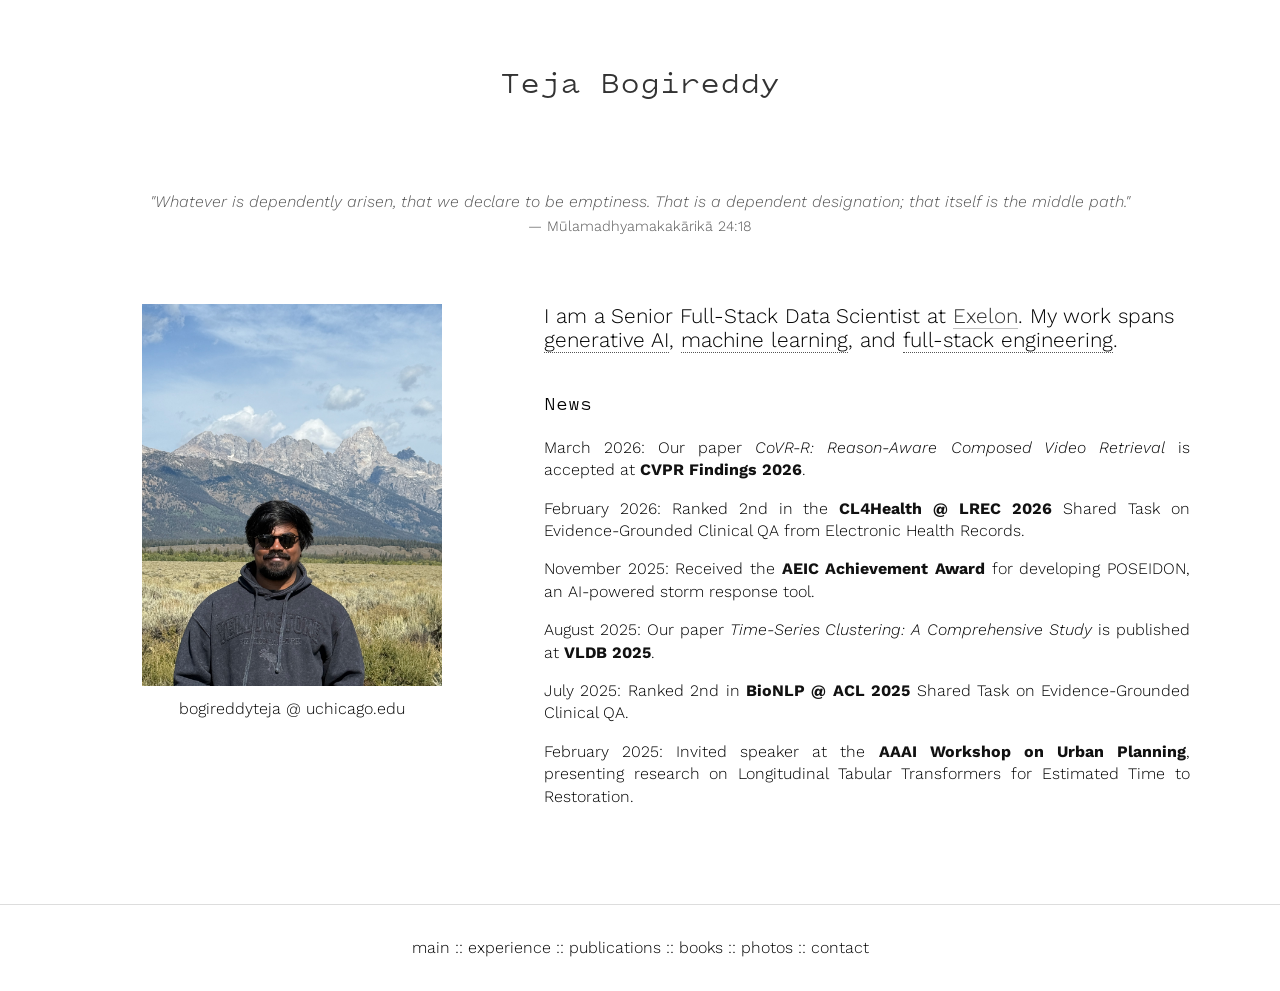
<file: index.html>
<!DOCTYPE html>
<html>
  <head>
    <meta charset="utf-8" />
    <meta name="viewport" content="width=device-width, initial-scale=1" />
    <title>Teja Bogireddy</title>
    <link rel="icon" href="data:," />
    <link
      rel="stylesheet"
      href="/webpage_files/style.css"
      type="text/css"
      media="screen"
    />
  </head>

  <body>
    <div id="content">
      <h1 class="main-title">Teja Bogireddy</h1>

      <div style="grid-column: 1 / -1; margin: -1em 0 1em; font-style: italic; color: #555; text-align: center;">
        "Whatever is dependently arisen, that we declare to be emptiness. That is a dependent designation; that itself is the middle path."
        <br><span style="font-style: normal; font-size: 0.9em;">— Mūlamadhyamakakārikā 24:18</span>
      </div>

      <div class="left">
        <img src="webpage_files/IMG_2748.jpeg" alt="Teja Bogireddy" />
        <p style="text-align: center;">
          bogireddyteja @ uchicago.edu
        </p>
      </div>

      <div class="right entry">
        <div style="font-size: 1.3em; margin-bottom: 1em;">
          I am a Senior Full-Stack Data Scientist at 
          <a href="https://www.exeloncorp.com/" target="_blank">Exelon</a>. 
          My work spans 
          <span class="tooltip">generative AI<span class="tooltiptext">Building production-scale LLM-powered chatbots, multi-agent workflows, and RAG systems.</span></span>, 
          <span class="tooltip">machine learning<span class="tooltiptext">Deep learning, time-series analysis, transformer models, and computer vision.</span></span>, and 
          <span class="tooltip">full-stack engineering<span class="tooltiptext">React frontends, FastAPI microservices, Azure cloud-native architecture, and MLOps.</span></span>.
        </div>

        <h3>News</h3>

        <p>
          March 2026: Our paper <em>CoVR-R: Reason-Aware Composed Video Retrieval</em> is accepted at <strong>CVPR Findings 2026</strong>.
        </p>

        <p>
          February 2026: Ranked 2nd in the <strong>CL4Health @ LREC 2026</strong> Shared Task on Evidence-Grounded Clinical QA from Electronic Health Records.
        </p>

        <p>
          November 2025: Received the <strong>AEIC Achievement Award</strong> for developing POSEIDON, an AI-powered storm response tool.
        </p>

        <p>
          August 2025: Our paper <em>Time-Series Clustering: A Comprehensive Study</em> is published at <strong>VLDB 2025</strong>.
        </p>

        <p>
          July 2025: Ranked 2nd in <strong>BioNLP @ ACL 2025</strong> Shared Task on Evidence-Grounded Clinical QA.
        </p>

        <p>
          February 2025: Invited speaker at the <strong>AAAI Workshop on Urban Planning</strong>, presenting research on Longitudinal Tabular Transformers for Estimated Time to Restoration.
        </p>
      </div>
    </div>

    <!-- FOOTER LOAD -->
    <div id="footer"></div>
    <script>
      fetch("/webpage_files/footer.html")
        .then((response) => response.text())
        .then((data) => {
          document.getElementById("footer").innerHTML = data;
        });
    </script>
  </body>
</html>
</file>
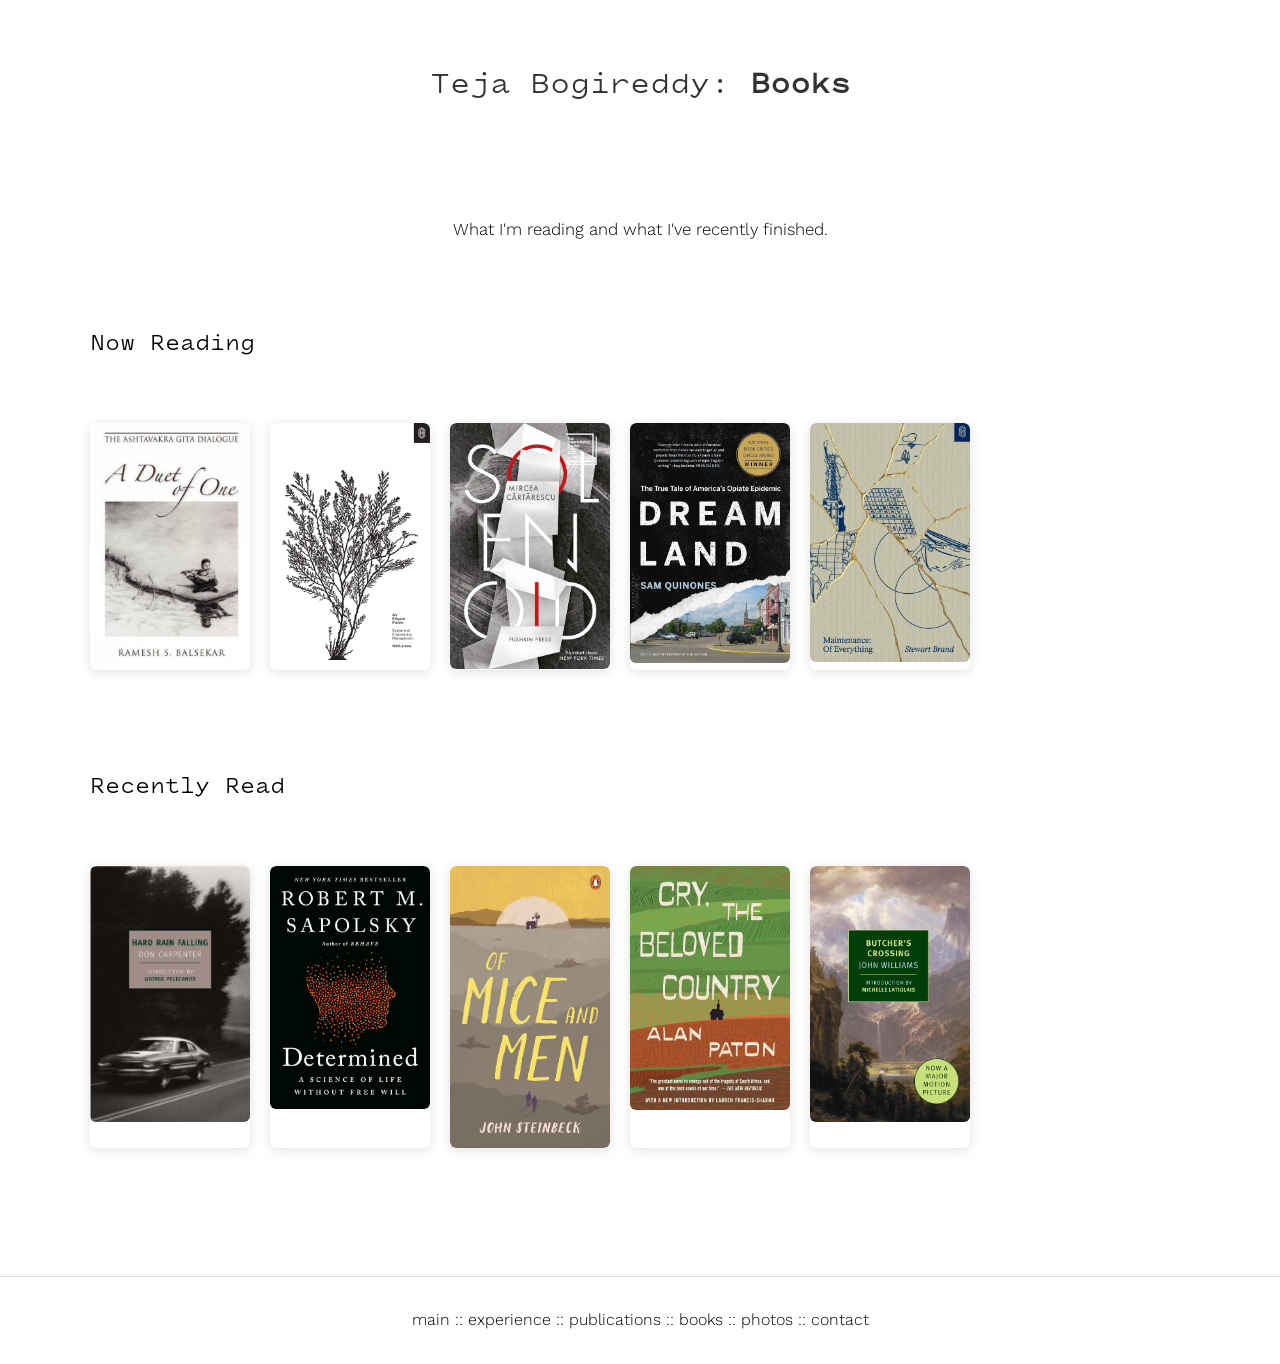
<file: books/index.html>
<!DOCTYPE html>
<html>
  <head>
    <meta charset="utf-8" />
    <meta name="viewport" content="width=device-width, initial-scale=1" />
    <title>Teja Bogireddy — Books</title>
    <link rel="icon" href="data:," />
    <link
      rel="stylesheet"
      href="/webpage_files/style.css"
      type="text/css"
      media="screen"
    />
  </head>

  <body>
    <div id="content" class="single-wide">
      <h1>
        <a href="/index.html">Teja Bogireddy</a>: <strong>Books</strong>
      </h1>

      <p style="text-align: center; margin-bottom: 2em; font-size: 1.05em;">
        What I'm reading and what I've recently finished.
      </p>

      <!-- ============ Now Reading ============ -->
      <h2 style="margin-top: 0;">Now Reading</h2>
      <div class="book-shelf">
        <div class="book-item">
          <img src="/books/Now Reading/61SvyuRSpmL._SL1400_.jpg" alt="Book cover" loading="lazy" />
        </div>
        <div class="book-item">
          <img src="/books/Now Reading/71L0u9kkctL._SL1480_.jpg" alt="Book cover" loading="lazy" />
        </div>
        <div class="book-item">
          <img src="/books/Now Reading/817o5e74zAL._SL1500_.jpg" alt="Book cover" loading="lazy" />
        </div>
        <div class="book-item">
          <img src="/books/Now Reading/91lodyiEc+L._SL1500_.jpg" alt="Book cover" loading="lazy" />
        </div>
        <div class="book-item">
          <img src="/books/Now Reading/91t6OROY8qL._SL1500_.jpg" alt="Book cover" loading="lazy" />
        </div>
      </div>

      <!-- ============ Recently Read ============ -->
      <h2>Recently Read</h2>
      <div class="book-shelf">
        <div class="book-item">
          <img src="/books/Recently Read/51ss32l1V9L._SL1200_.jpg" alt="Book cover" loading="lazy" />
        </div>
        <div class="book-item">
          <img src="/books/Recently Read/712fJVnVAkL._SL1500_.jpg" alt="Book cover" loading="lazy" />
        </div>
        <div class="book-item">
          <img src="/books/Recently Read/71xXwHUrsxL._SL1500_.jpg" alt="Book cover" loading="lazy" />
        </div>
        <div class="book-item">
          <img src="/books/Recently Read/8194FEV2M6L._SL1500_.jpg" alt="Book cover" loading="lazy" />
        </div>
        <div class="book-item">
          <img src="/books/Recently Read/81DqkjSYrGL._SL1500_.jpg" alt="Book cover" loading="lazy" />
        </div>
      </div>
    </div>

    <!-- FOOTER LOAD -->
    <div id="footer"></div>
    <script>
      fetch("/webpage_files/footer.html")
        .then((response) => response.text())
        .then((data) => {
          document.getElementById("footer").innerHTML = data;
        });
    </script>
  </body>
</html>
</file>
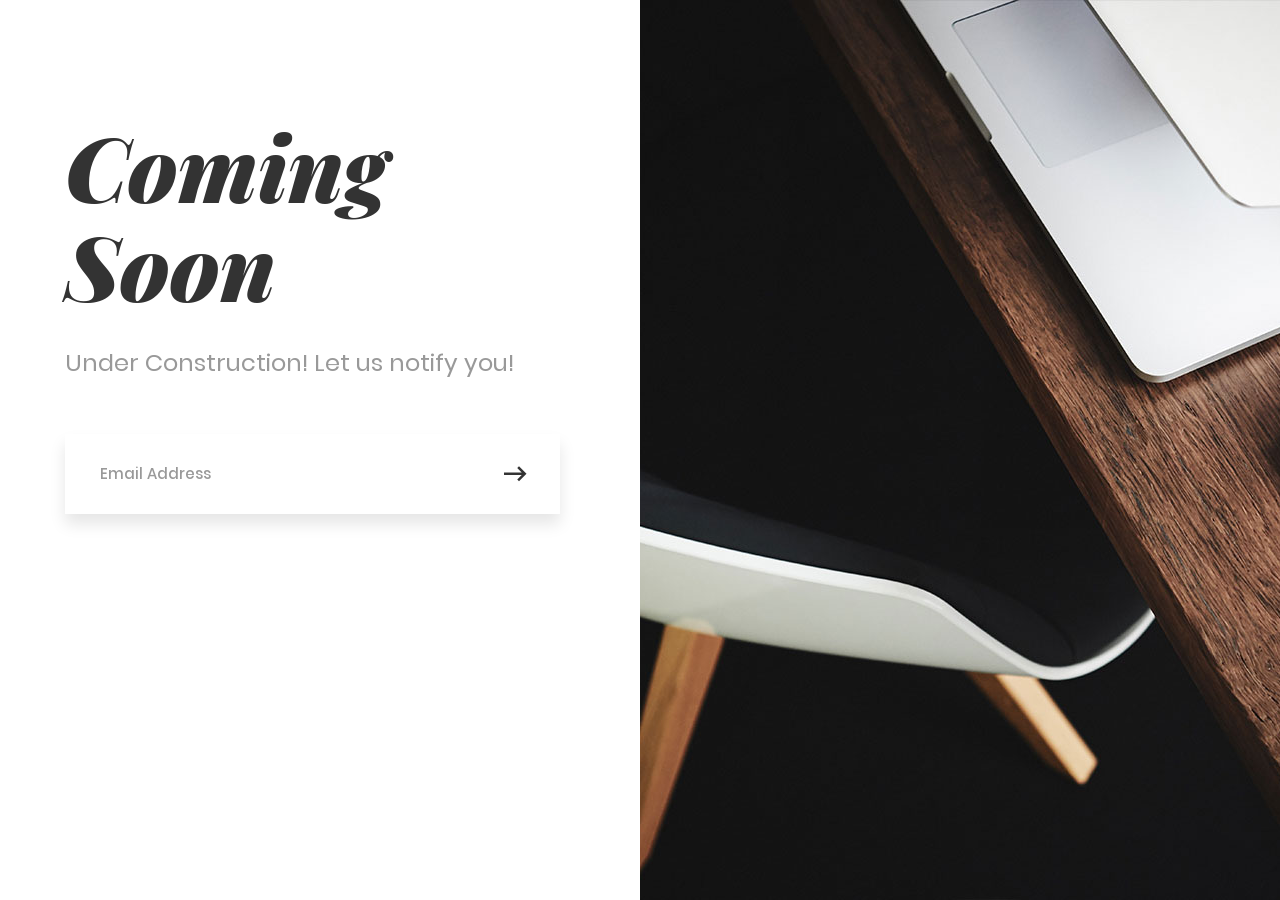
<file: coming_soon/index.html>
<!DOCTYPE html>
<html lang="en">
<head>
	<title>Coming Soon!</title>
	<meta charset="UTF-8">
	<meta name="viewport" content="width=device-width, initial-scale=1">
<!--===============================================================================================-->	
	<link rel="icon" type="image/png" href="images/icons/favicon.ico"/>
<!--===============================================================================================-->
	<link rel="stylesheet" type="text/css" href="vendor/bootstrap/css/bootstrap.min.css">
<!--===============================================================================================-->
	<link rel="stylesheet" type="text/css" href="fonts/font-awesome-4.7.0/css/font-awesome.min.css">
<!--===============================================================================================-->
	<link rel="stylesheet" type="text/css" href="fonts/iconic/css/material-design-iconic-font.min.css">
<!--===============================================================================================-->
	<link rel="stylesheet" type="text/css" href="vendor/animate/animate.css">
<!--===============================================================================================-->
	<link rel="stylesheet" type="text/css" href="vendor/select2/select2.min.css">
<!--===============================================================================================-->
	<link rel="stylesheet" type="text/css" href="css/util.css">
	<link rel="stylesheet" type="text/css" href="css/main.css">
<!--===============================================================================================-->
</head>
<body>
	
			

	<div class="flex-w flex-str size1 overlay1">
		<div class="flex-w flex-col-sb wsize1 bg0 p-l-65 p-t-37 p-b-50 p-r-80 respon1">

			<div class="w-full flex-c-m p-t-80 p-b-90">
				<div class="wsize2">
					<h3 class="l1-txt1 p-b-34 respon3">
						Coming Soon
					</h3>

					<p class="m2-txt1 p-b-46">
						Under Construction! Let us notify you!
					</p>

					<form class="contact100-form validate-form m-t-10 m-b-10" action="https://formspree.io/pknptel02@gmail.com" method="post">
						<div class="wrap-input100 validate-input m-lr-auto-lg" data-validate = "Email is required: ex@abc.xyz">
							<input class="s2-txt1 placeholder0 input100 trans-04" type="text" name="email" placeholder="Email Address" required>
							<button class="flex-c-m ab-t-r size2 hov1">
								<i class="zmdi zmdi-long-arrow-right fs-30 cl1 trans-04"></i>
							</button>
						</div>		
					</form>
<!--                    <h3>Go back</h3>-->
				</div>
			</div>
		</div>
			

		<div class="wsize1 simpleslide100-parent respon2">
			<!--  -->
			<div class="simpleslide100">
				<div class="simpleslide100-item bg-img1" style="background-image: url('images/bg01.jpg');"></div>

			</div>
		</div>
	</div>



	

<!--===============================================================================================-->	
	<script src="vendor/jquery/jquery-3.2.1.min.js"></script>
<!--===============================================================================================-->
	<script src="vendor/bootstrap/js/popper.js"></script>
	<script src="vendor/bootstrap/js/bootstrap.min.js"></script>
<!--===============================================================================================-->
	<script src="vendor/select2/select2.min.js"></script>
<!--===============================================================================================-->
	<script src="vendor/tilt/tilt.jquery.min.js"></script>
<!--===============================================================================================-->
	<script src="js/main.js"></script>

</body>
</html>
</file>
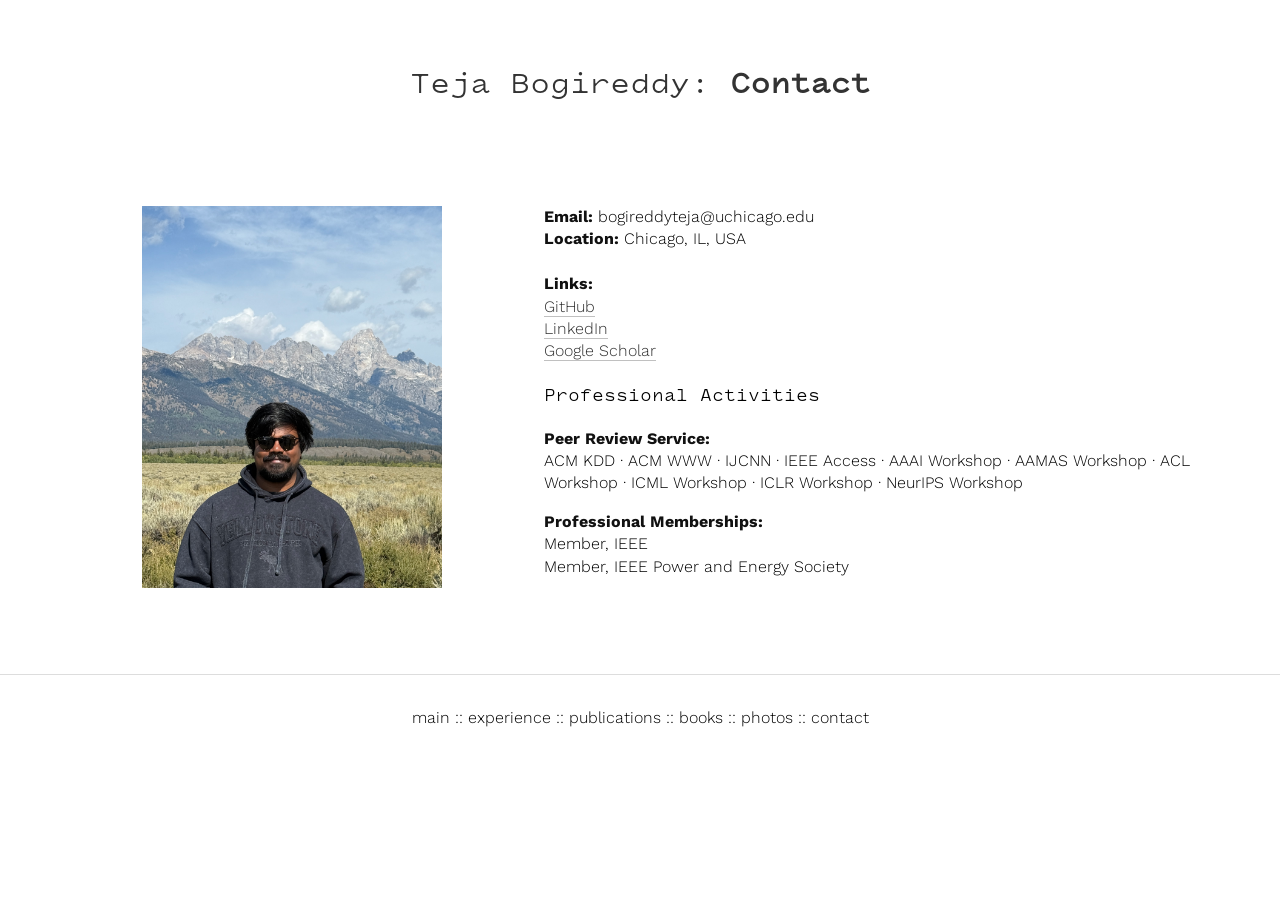
<file: contact/index.html>
<!DOCTYPE html>
<html>
  <head>
    <meta charset="utf-8" />
    <meta name="viewport" content="width=device-width, initial-scale=1" />
    <title>Teja Bogireddy — Contact</title>
    <link rel="icon" href="data:," />
    <link
      rel="stylesheet"
      href="/webpage_files/style.css"
      type="text/css"
      media="screen"
    />
  </head>

  <body>
    <div id="content">
      <h1>
        <a href="/index.html">Teja Bogireddy</a>: <strong>Contact</strong>
      </h1>

      <div class="left">
        <img src="/webpage_files/IMG_2748.jpeg" alt="Teja Bogireddy" />
      </div>

      <div class="right entry">
        <p>
          <strong>Email:</strong> bogireddyteja@uchicago.edu<br />
          <strong>Location:</strong> Chicago, IL, USA<br /><br />

          <strong>Links:</strong><br />
          <a href="https://github.com/bogireddytejareddy" target="_blank">GitHub</a><br />
          <a href="https://www.linkedin.com/in/bogireddytejareddy/" target="_blank">LinkedIn</a><br />
          <a href="https://scholar.google.com/citations?user=YOUR_ID" target="_blank">Google Scholar</a><br />
        </p>

        <h3 style="margin-top: 20px;">Professional Activities</h3>

        <p>
          <strong>Peer Review Service:</strong><br />
          ACM KDD · ACM WWW · IJCNN · IEEE Access · AAAI Workshop · AAMAS Workshop · ACL Workshop · ICML Workshop · ICLR Workshop · NeurIPS Workshop
        </p>

        <p>
          <strong>Professional Memberships:</strong><br />
          Member, IEEE<br />
          Member, IEEE Power and Energy Society
        </p>
      </div>
    </div>

    <!-- FOOTER LOAD -->
    <div id="footer"></div>
    <script>
      fetch("/webpage_files/footer.html")
        .then((response) => response.text())
        .then((data) => {
          document.getElementById("footer").innerHTML = data;
        });
    </script>
  </body>
</html>
</file>
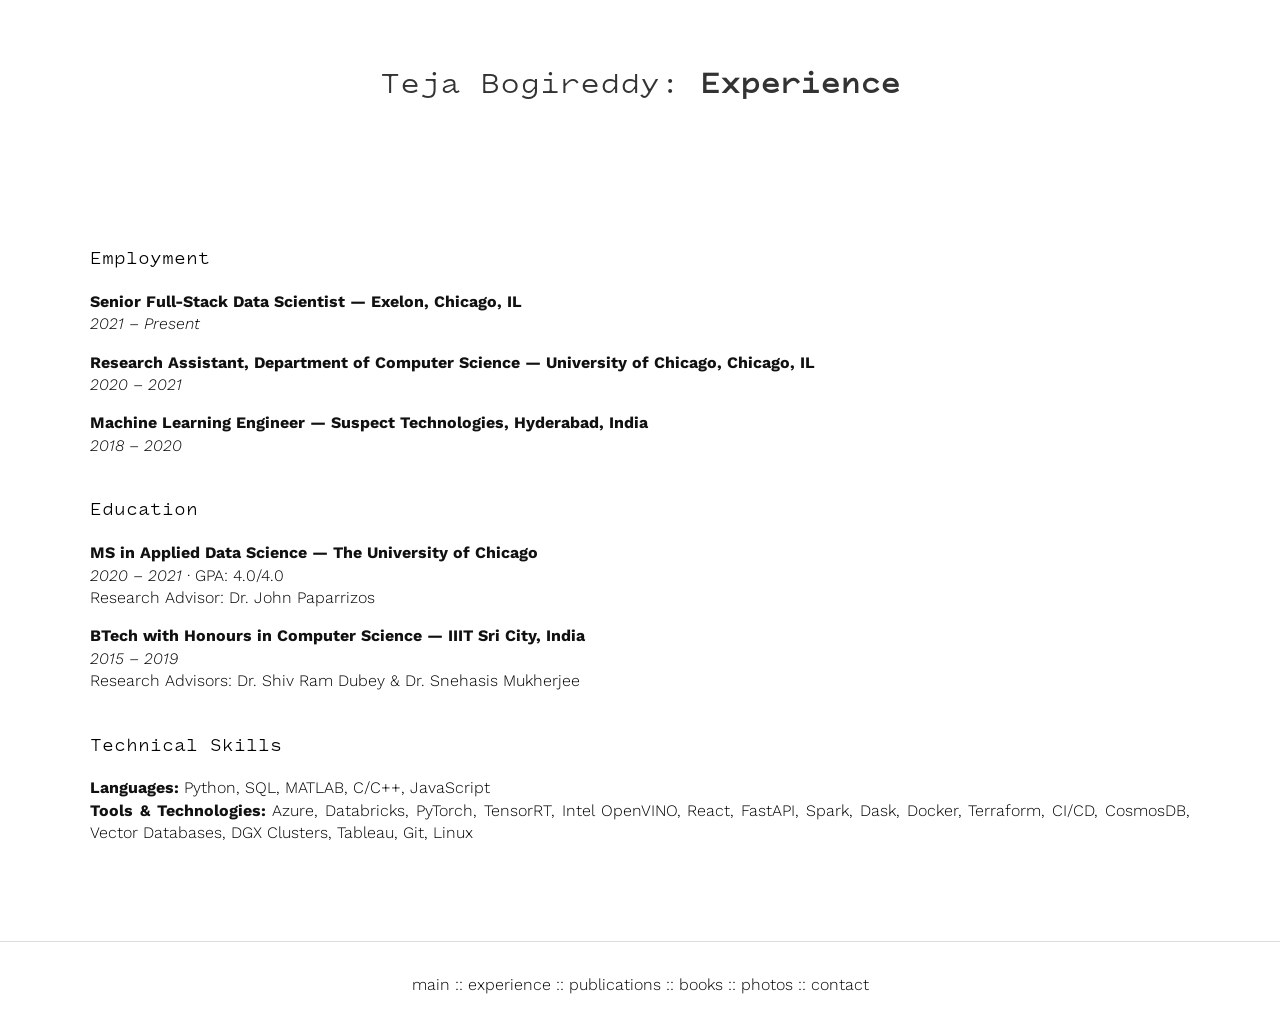
<file: experience/index.html>
<!DOCTYPE html>
<html>
  <head>
    <meta charset="utf-8" />
    <meta name="viewport" content="width=device-width, initial-scale=1" />
    <title>Teja Bogireddy — Experience</title>
    <link rel="icon" href="data:," />
    <link
      rel="stylesheet"
      href="/webpage_files/style.css"
      type="text/css"
      media="screen"
    />
  </head>

  <body>
    <div id="content" class="single-wide">
      <h1>
        <a href="/index.html">Teja Bogireddy</a>: <strong>Experience</strong>
      </h1>

      <div class="entry">
        <h3>Employment</h3>

        <p>
          <strong>Senior Full-Stack Data Scientist — Exelon, Chicago, IL</strong><br />
          <em>2021 – Present</em>
        </p>

        <p>
          <strong>Research Assistant, Department of Computer Science — University of Chicago, Chicago, IL</strong><br />
          <em>2020 – 2021</em>
        </p>

        <p>
          <strong>Machine Learning Engineer — Suspect Technologies, Hyderabad, India</strong><br />
          <em>2018 – 2020</em>
        </p>

        <h3>Education</h3>

        <p>
          <strong>MS in Applied Data Science — The University of Chicago</strong><br />
          <em>2020 – 2021</em> · GPA: 4.0/4.0<br />
          Research Advisor: Dr. John Paparrizos
        </p>

        <p>
          <strong>BTech with Honours in Computer Science — IIIT Sri City, India</strong><br />
          <em>2015 – 2019</em><br />
          Research Advisors: Dr. Shiv Ram Dubey &amp; Dr. Snehasis Mukherjee
        </p>

        <h3>Technical Skills</h3>

        <p>
          <strong>Languages:</strong> Python, SQL, MATLAB, C/C++, JavaScript<br />
          <strong>Tools &amp; Technologies:</strong> Azure, Databricks, PyTorch, TensorRT, Intel OpenVINO, 
          React, FastAPI, Spark, Dask, Docker, Terraform, CI/CD, CosmosDB, Vector Databases, 
          DGX Clusters, Tableau, Git, Linux
        </p>
      </div>
    </div>

    <!-- FOOTER LOAD -->
    <div id="footer"></div>
    <script>
      fetch("/webpage_files/footer.html")
        .then((response) => response.text())
        .then((data) => {
          document.getElementById("footer").innerHTML = data;
        });
    </script>
  </body>
</html>
</file>
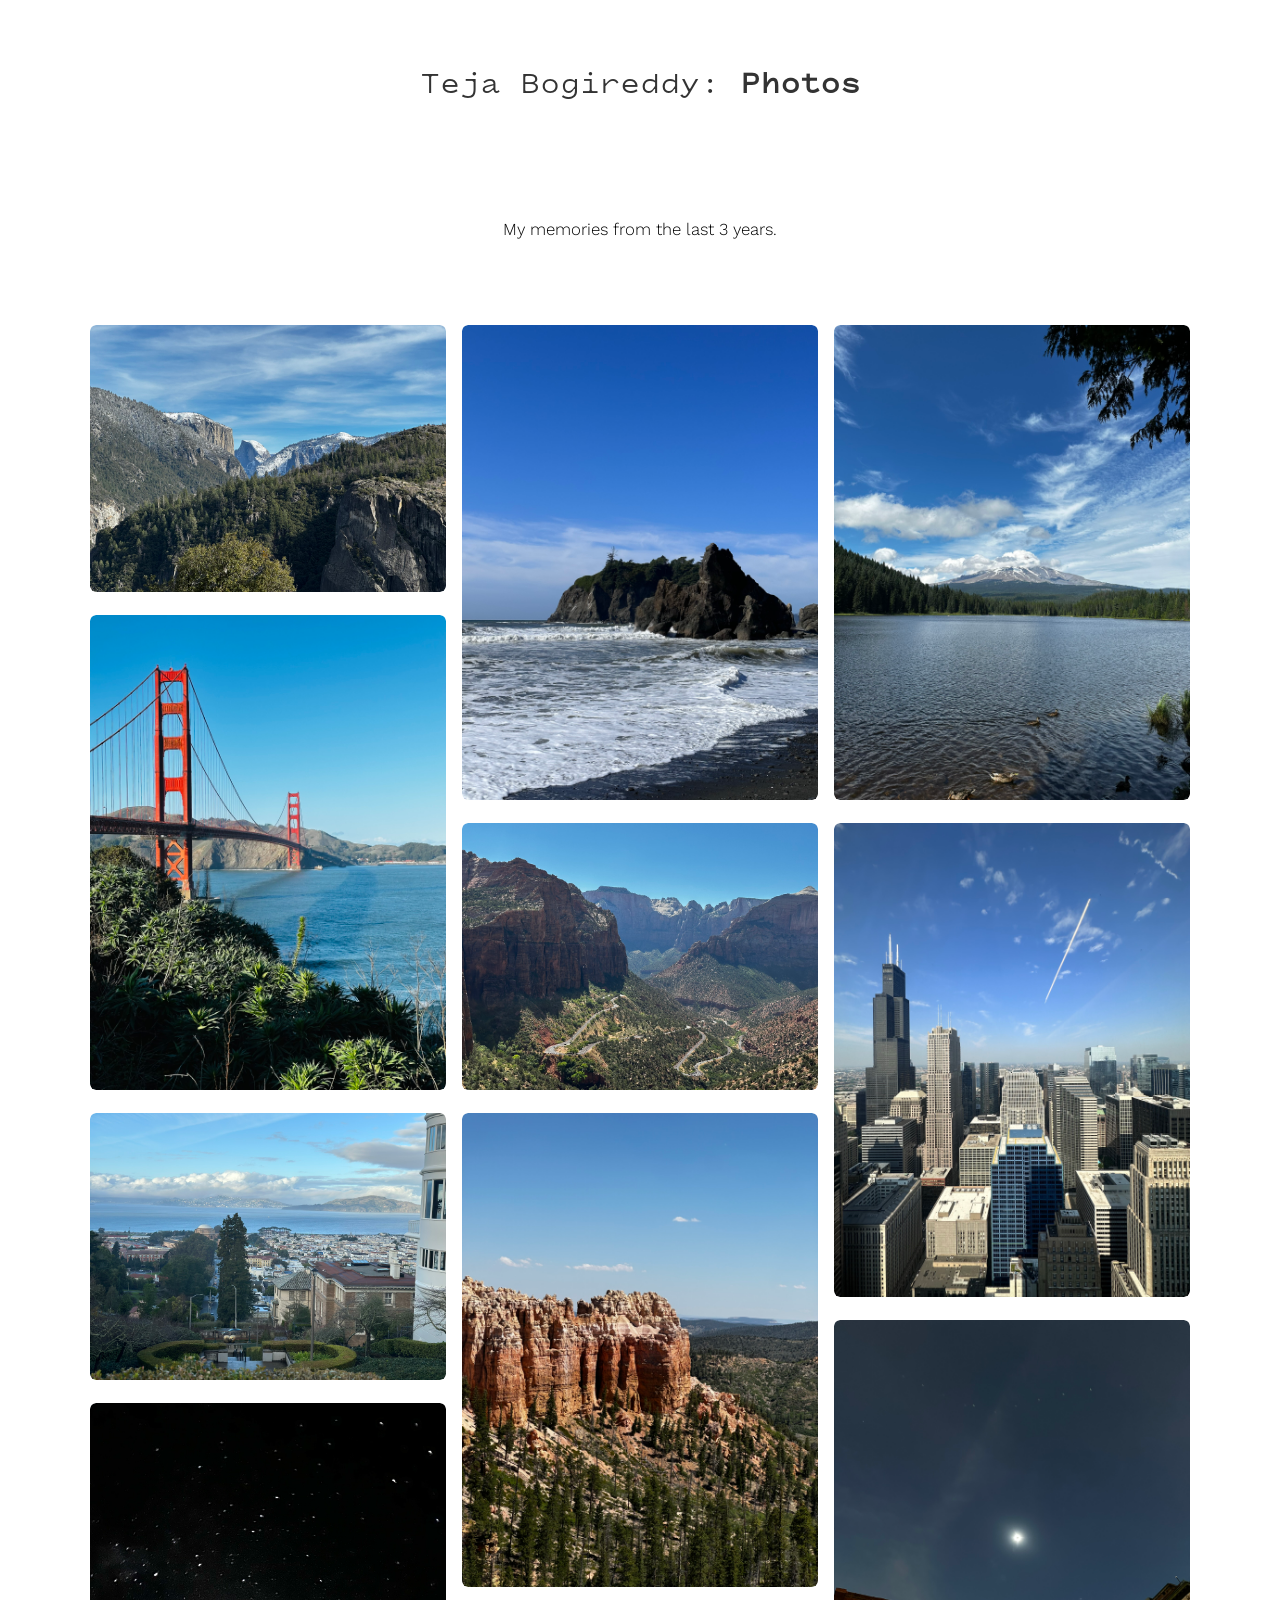
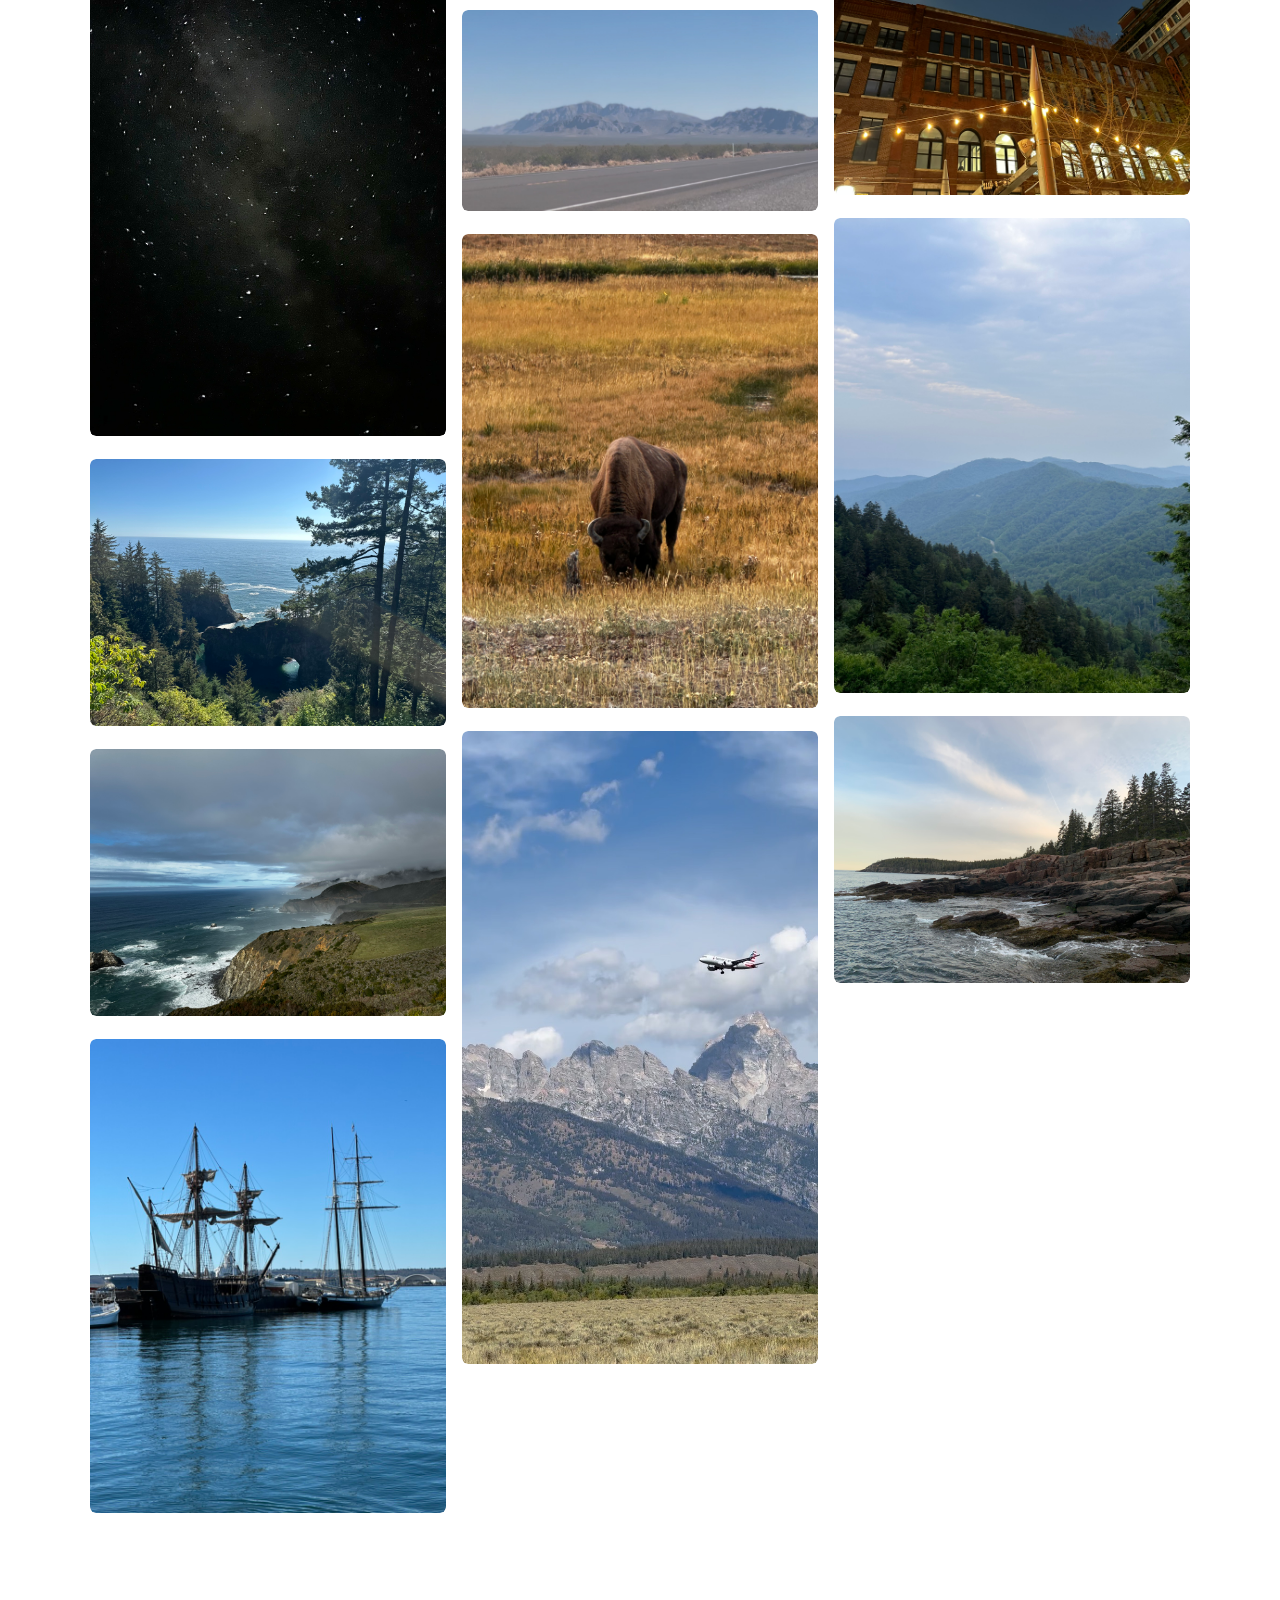
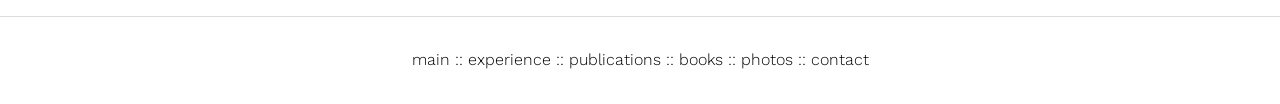
<file: photos/index.html>
<!DOCTYPE html>
<html>
  <head>
    <meta charset="utf-8" />
    <meta name="viewport" content="width=device-width, initial-scale=1" />
    <title>Teja Bogireddy — Photos</title>
    <link rel="icon" href="data:," />
    <link
      rel="stylesheet"
      href="/webpage_files/style.css"
      type="text/css"
      media="screen"
    />
  </head>

  <body>
    <div id="content" class="single-wide">
      <h1>
        <a href="/index.html">Teja Bogireddy</a>: <strong>Photos</strong>
      </h1>

      <p style="text-align: center; margin-bottom: 2em; font-size: 1.05em;">
        My memories from the last 3 years.
      </p>

      <!-- ============ Gallery Grid ============ -->
      <div class="photo-gallery">

        <!-- West Coast -->
        <div class="gallery-item">
          <a href="#lightbox-yosemite">
            <img src="/photos/yosemite/2EB7E4D4-1C7A-4EC9-B1CB-16A85E7D0085_1_102_o.jpeg" alt="Yosemite National Park" loading="lazy" />
            <span class="gallery-label">Yosemite</span>
          </a>
        </div>

        <div class="gallery-item">
          <a href="#lightbox-sf1">
            <img src="/photos/sf-1/01015476-A654-4382-A3A0-81BE632D7CFC_1_102_a.jpeg" alt="San Francisco" loading="lazy" />
            <span class="gallery-label">San Francisco</span>
          </a>
        </div>

        <div class="gallery-item">
          <a href="#lightbox-sf2">
            <img src="/photos/sf-2/C8051C6C-DE7B-44F8-A4F6-144457A3CAA6_1_102_o.jpeg" alt="San Francisco" loading="lazy" />
            <span class="gallery-label">San Francisco</span>
          </a>
        </div>

        <div class="gallery-item">
          <a href="#lightbox-headlands">
            <img src="/photos/headlands/9D234F0B-8314-4DCF-8AF2-3EBD143583C4_1_102_a.jpeg" alt="Headlands Dark Sky Park" loading="lazy" />
            <span class="gallery-label">Headlands Dark Sky Park</span>
          </a>
        </div>

        <div class="gallery-item">
          <a href="#lightbox-pacific1">
            <img src="/photos/pacific-highway-1/6AF27D81-9D56-4173-9595-CA0809DFFC79_1_102_o.jpeg" alt="Pacific Highway" loading="lazy" />
            <span class="gallery-label">Pacific Highway</span>
          </a>
        </div>

        <div class="gallery-item">
          <a href="#lightbox-pacific2">
            <img src="/photos/pacific-highway-2/28EC88A3-B419-47FD-965C-895C58100CEA_1_102_o.jpeg" alt="Pacific Highway" loading="lazy" />
            <span class="gallery-label">Pacific Highway</span>
          </a>
        </div>

        <div class="gallery-item">
          <a href="#lightbox-sandiego">
            <img src="/photos/san-diego/B4275DC0-B1C5-40FA-9238-8A32D96CC526_1_105_c.jpeg" alt="San Diego" loading="lazy" />
            <span class="gallery-label">San Diego</span>
          </a>
        </div>

        <div class="gallery-item">
          <a href="#lightbox-olympic">
            <img src="/photos/olympic/0D2D86DD-99A1-4127-8B70-CE2A6C896056_1_102_o.jpeg" alt="Olympic National Park" loading="lazy" />
            <span class="gallery-label">Olympic</span>
          </a>
        </div>

        <!-- Southwest & Rockies -->
        <div class="gallery-item">
          <a href="#lightbox-zion">
            <img src="/photos/zion/2E557409-6705-400E-BA74-C99A84012400_1_102_o.jpeg" alt="Zion National Park" loading="lazy" />
            <span class="gallery-label">Zion</span>
          </a>
        </div>

        <div class="gallery-item">
          <a href="#lightbox-bryce">
            <img src="/photos/bryce-canyon/DC84B5A9-8113-4D81-A68D-A53D55E8A9FC_1_102_o.jpeg" alt="Bryce Canyon National Park" loading="lazy" />
            <span class="gallery-label">Bryce Canyon</span>
          </a>
        </div>

        <div class="gallery-item">
          <a href="#lightbox-nevada">
            <img src="/photos/nevada/138B8397-817C-4290-97B9-D322A221EC81_1_102_a.jpeg" alt="Nevada" loading="lazy" />
            <span class="gallery-label">Nevada</span>
          </a>
        </div>

        <div class="gallery-item">
          <a href="#lightbox-yellowstone">
            <img src="/photos/yellowstone/53A42AE2-37E0-4817-85FD-FE6089B2076B_1_102_o.jpeg" alt="Yellowstone National Park" loading="lazy" />
            <span class="gallery-label">Yellowstone</span>
          </a>
        </div>

        <div class="gallery-item">
          <a href="#lightbox-tetons">
            <img src="/photos/grand-tetons/93563865-E00E-48CD-AF6B-A537295E93E0_1_105_c.jpeg" alt="Grand Tetons" loading="lazy" />
            <span class="gallery-label">Grand Tetons</span>
          </a>
        </div>

        <!-- Pacific Northwest & Midwest -->
        <div class="gallery-item">
          <a href="#lightbox-trillium">
            <img src="/photos/trillium/F4913B79-30A8-444A-BA14-4D77F0187295_1_102_o.jpeg" alt="Trillium Lake" loading="lazy" />
            <span class="gallery-label">Trillium Lake</span>
          </a>
        </div>

        <div class="gallery-item">
          <a href="#lightbox-chicago">
            <img src="/photos/chicago/3A06A51D-5B7B-48A0-A493-6FAAE74A3E83_1_102_o.jpeg" alt="Chicago" loading="lazy" />
            <span class="gallery-label">Chicago</span>
          </a>
        </div>

        <div class="gallery-item">
          <a href="#lightbox-indiana">
            <img src="/photos/indiana/842983FE-AD30-440D-8784-A2193D129384_1_102_o.jpeg" alt="Indiana" loading="lazy" />
            <span class="gallery-label">Indiana</span>
          </a>
        </div>

        <!-- East Coast -->
        <div class="gallery-item">
          <a href="#lightbox-smoky">
            <img src="/photos/smoky/32E6CAE4-147C-4DE0-9775-542F4D66F533_1_102_o.jpeg" alt="Great Smoky Mountains" loading="lazy" />
            <span class="gallery-label">Smoky Mountains</span>
          </a>
        </div>

        <div class="gallery-item">
          <a href="#lightbox-acadia">
            <img src="/photos/acadia/EA0BAA33-7115-4D92-B2DD-AC172F0E1BA5_1_102_o.jpeg" alt="Acadia National Park" loading="lazy" />
            <span class="gallery-label">Acadia</span>
          </a>
        </div>

      </div>
      <!-- end gallery grid -->
    </div>

    <!-- ============ Lightbox Overlays ============ -->
    <div class="lightbox" id="lightbox-yosemite">
      <a href="#" class="lightbox-close">&times;</a>
      <img src="/photos/yosemite/2EB7E4D4-1C7A-4EC9-B1CB-16A85E7D0085_1_102_o.jpeg" alt="Yosemite National Park" />
      <span class="lightbox-caption">Yosemite National Park</span>
    </div>

    <div class="lightbox" id="lightbox-sf1">
      <a href="#" class="lightbox-close">&times;</a>
      <img src="/photos/sf-1/01015476-A654-4382-A3A0-81BE632D7CFC_1_102_a.jpeg" alt="San Francisco" />
      <span class="lightbox-caption">San Francisco</span>
    </div>

    <div class="lightbox" id="lightbox-sf2">
      <a href="#" class="lightbox-close">&times;</a>
      <img src="/photos/sf-2/C8051C6C-DE7B-44F8-A4F6-144457A3CAA6_1_102_o.jpeg" alt="San Francisco" />
      <span class="lightbox-caption">San Francisco</span>
    </div>

    <div class="lightbox" id="lightbox-headlands">
      <a href="#" class="lightbox-close">&times;</a>
      <img src="/photos/headlands/9D234F0B-8314-4DCF-8AF2-3EBD143583C4_1_102_a.jpeg" alt="Headlands Dark Sky Park" />
      <span class="lightbox-caption">Headlands Dark Sky Park</span>
    </div>

    <div class="lightbox" id="lightbox-pacific1">
      <a href="#" class="lightbox-close">&times;</a>
      <img src="/photos/pacific-highway-1/6AF27D81-9D56-4173-9595-CA0809DFFC79_1_102_o.jpeg" alt="Pacific Highway" />
      <span class="lightbox-caption">Pacific Highway</span>
    </div>

    <div class="lightbox" id="lightbox-pacific2">
      <a href="#" class="lightbox-close">&times;</a>
      <img src="/photos/pacific-highway-2/28EC88A3-B419-47FD-965C-895C58100CEA_1_102_o.jpeg" alt="Pacific Highway" />
      <span class="lightbox-caption">Pacific Highway</span>
    </div>

    <div class="lightbox" id="lightbox-sandiego">
      <a href="#" class="lightbox-close">&times;</a>
      <img src="/photos/san-diego/B4275DC0-B1C5-40FA-9238-8A32D96CC526_1_105_c.jpeg" alt="San Diego" />
      <span class="lightbox-caption">San Diego</span>
    </div>

    <div class="lightbox" id="lightbox-olympic">
      <a href="#" class="lightbox-close">&times;</a>
      <img src="/photos/olympic/0D2D86DD-99A1-4127-8B70-CE2A6C896056_1_102_o.jpeg" alt="Olympic National Park" />
      <span class="lightbox-caption">Olympic National Park</span>
    </div>

    <div class="lightbox" id="lightbox-zion">
      <a href="#" class="lightbox-close">&times;</a>
      <img src="/photos/zion/2E557409-6705-400E-BA74-C99A84012400_1_102_o.jpeg" alt="Zion National Park" />
      <span class="lightbox-caption">Zion National Park</span>
    </div>

    <div class="lightbox" id="lightbox-bryce">
      <a href="#" class="lightbox-close">&times;</a>
      <img src="/photos/bryce-canyon/DC84B5A9-8113-4D81-A68D-A53D55E8A9FC_1_102_o.jpeg" alt="Bryce Canyon National Park" />
      <span class="lightbox-caption">Bryce Canyon</span>
    </div>

    <div class="lightbox" id="lightbox-nevada">
      <a href="#" class="lightbox-close">&times;</a>
      <img src="/photos/nevada/138B8397-817C-4290-97B9-D322A221EC81_1_102_a.jpeg" alt="Nevada" />
      <span class="lightbox-caption">Nevada</span>
    </div>

    <div class="lightbox" id="lightbox-yellowstone">
      <a href="#" class="lightbox-close">&times;</a>
      <img src="/photos/yellowstone/53A42AE2-37E0-4817-85FD-FE6089B2076B_1_102_o.jpeg" alt="Yellowstone National Park" />
      <span class="lightbox-caption">Yellowstone National Park</span>
    </div>

    <div class="lightbox" id="lightbox-tetons">
      <a href="#" class="lightbox-close">&times;</a>
      <img src="/photos/grand-tetons/93563865-E00E-48CD-AF6B-A537295E93E0_1_105_c.jpeg" alt="Grand Tetons" />
      <span class="lightbox-caption">Grand Tetons</span>
    </div>

    <div class="lightbox" id="lightbox-trillium">
      <a href="#" class="lightbox-close">&times;</a>
      <img src="/photos/trillium/F4913B79-30A8-444A-BA14-4D77F0187295_1_102_o.jpeg" alt="Trillium Lake" />
      <span class="lightbox-caption">Trillium Lake</span>
    </div>

    <div class="lightbox" id="lightbox-chicago">
      <a href="#" class="lightbox-close">&times;</a>
      <img src="/photos/chicago/3A06A51D-5B7B-48A0-A493-6FAAE74A3E83_1_102_o.jpeg" alt="Chicago" />
      <span class="lightbox-caption">Chicago</span>
    </div>

    <div class="lightbox" id="lightbox-indiana">
      <a href="#" class="lightbox-close">&times;</a>
      <img src="/photos/indiana/842983FE-AD30-440D-8784-A2193D129384_1_102_o.jpeg" alt="Indiana" />
      <span class="lightbox-caption">Indiana</span>
    </div>

    <div class="lightbox" id="lightbox-smoky">
      <a href="#" class="lightbox-close">&times;</a>
      <img src="/photos/smoky/32E6CAE4-147C-4DE0-9775-542F4D66F533_1_102_o.jpeg" alt="Great Smoky Mountains" />
      <span class="lightbox-caption">Smoky Mountains</span>
    </div>

    <div class="lightbox" id="lightbox-acadia">
      <a href="#" class="lightbox-close">&times;</a>
      <img src="/photos/acadia/EA0BAA33-7115-4D92-B2DD-AC172F0E1BA5_1_102_o.jpeg" alt="Acadia National Park" />
      <span class="lightbox-caption">Acadia National Park</span>
    </div>

    <!-- FOOTER LOAD -->
    <div id="footer"></div>
    <script>
      fetch("/webpage_files/footer.html")
        .then((response) => response.text())
        .then((data) => {
          document.getElementById("footer").innerHTML = data;
        });
    </script>
  </body>
</html>
</file>
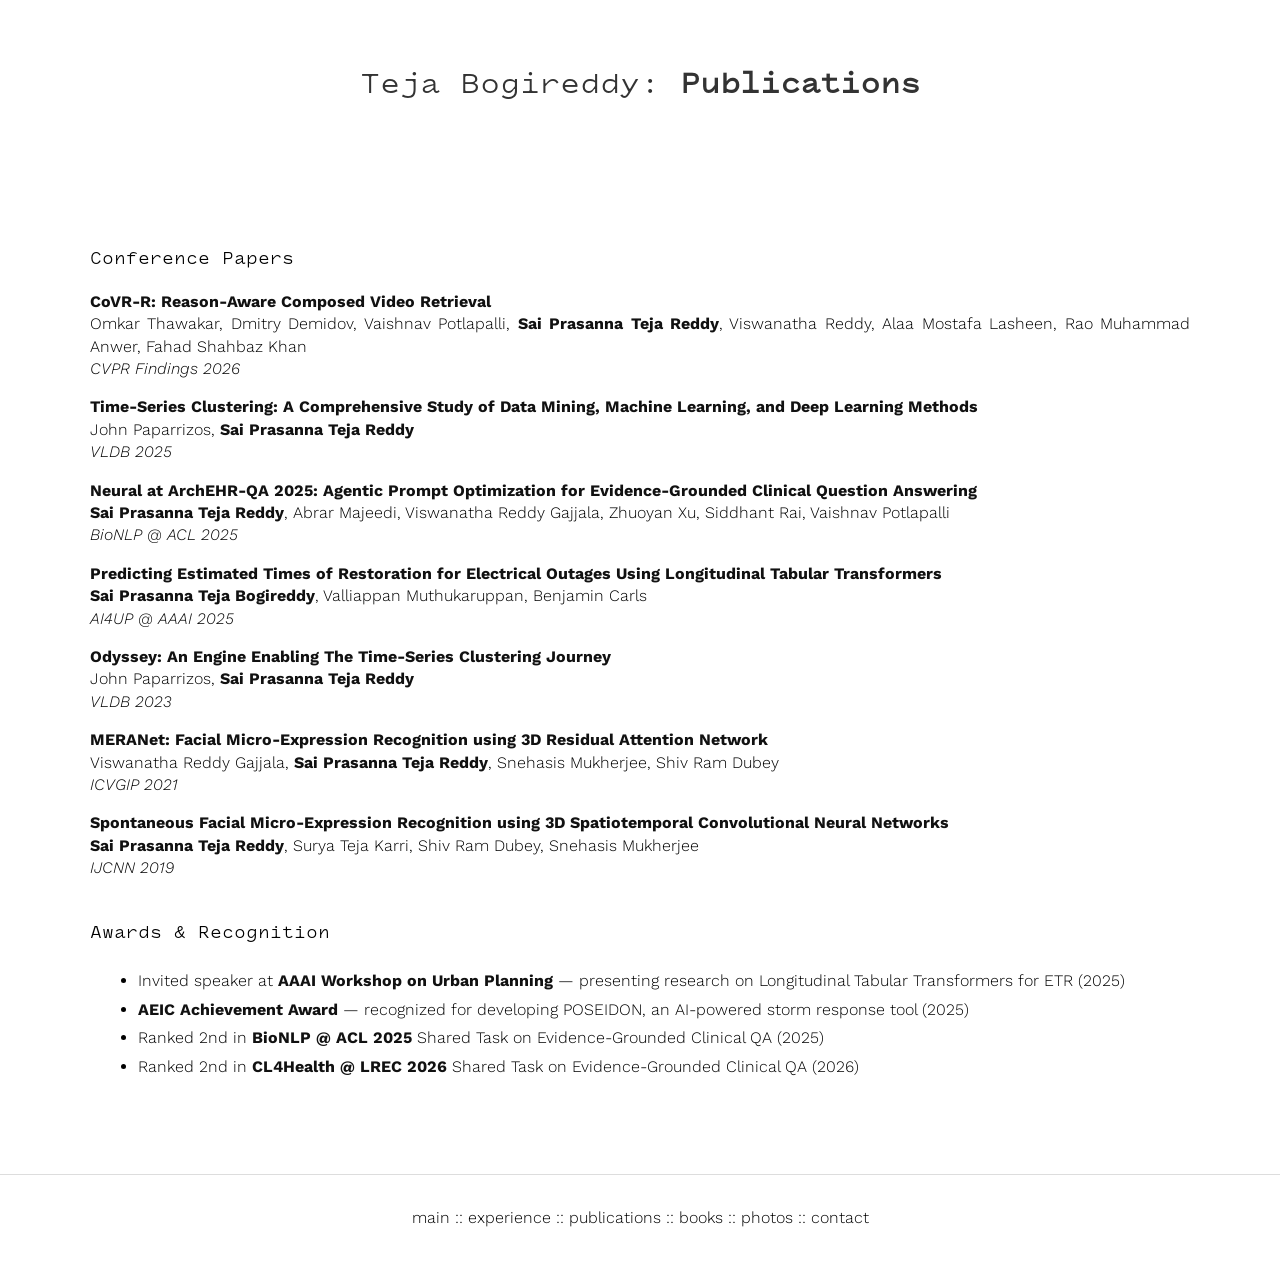
<file: projects/index.html>
<!DOCTYPE html>
<html>
  <head>
    <meta charset="utf-8" />
    <meta name="viewport" content="width=device-width, initial-scale=1" />
    <title>Teja Bogireddy — Publications</title>
    <link rel="icon" href="data:," />
    <link
      rel="stylesheet"
      href="/webpage_files/style.css"
      type="text/css"
      media="screen"
    />
  </head>

  <body>
    <div id="content" class="single-wide">
      <h1>
        <a href="/index.html">Teja Bogireddy</a>: <strong>Publications</strong>
      </h1>

      <div class="entry">
        <h3>Conference Papers</h3>

        <p>
          <strong>CoVR-R: Reason-Aware Composed Video Retrieval</strong><br />
          Omkar Thawakar, Dmitry Demidov, Vaishnav Potlapalli, <strong>Sai Prasanna Teja Reddy</strong>, 
          Viswanatha Reddy, Alaa Mostafa Lasheen, Rao Muhammad Anwer, Fahad Shahbaz Khan<br />
          <em>CVPR Findings 2026</em>
        </p>

        <p>
          <strong>Time-Series Clustering: A Comprehensive Study of Data Mining, Machine Learning, and Deep Learning Methods</strong><br />
          John Paparrizos, <strong>Sai Prasanna Teja Reddy</strong><br />
          <em>VLDB 2025</em>
        </p>

        <p>
          <strong>Neural at ArchEHR-QA 2025: Agentic Prompt Optimization for Evidence-Grounded Clinical Question Answering</strong><br />
          <strong>Sai Prasanna Teja Reddy</strong>, Abrar Majeedi, Viswanatha Reddy Gajjala, Zhuoyan Xu, 
          Siddhant Rai, Vaishnav Potlapalli<br />
          <em>BioNLP @ ACL 2025</em>
        </p>

        <p>
          <strong>Predicting Estimated Times of Restoration for Electrical Outages Using Longitudinal Tabular Transformers</strong><br />
          <strong>Sai Prasanna Teja Bogireddy</strong>, Valliappan Muthukaruppan, Benjamin Carls<br />
          <em>AI4UP @ AAAI 2025</em>
        </p>

        <p>
          <strong>Odyssey: An Engine Enabling The Time-Series Clustering Journey</strong><br />
          John Paparrizos, <strong>Sai Prasanna Teja Reddy</strong><br />
          <em>VLDB 2023</em>
        </p>

        <p>
          <strong>MERANet: Facial Micro-Expression Recognition using 3D Residual Attention Network</strong><br />
          Viswanatha Reddy Gajjala, <strong>Sai Prasanna Teja Reddy</strong>, Snehasis Mukherjee, Shiv Ram Dubey<br />
          <em>ICVGIP 2021</em>
        </p>

        <p>
          <strong>Spontaneous Facial Micro-Expression Recognition using 3D Spatiotemporal Convolutional Neural Networks</strong><br />
          <strong>Sai Prasanna Teja Reddy</strong>, Surya Teja Karri, Shiv Ram Dubey, Snehasis Mukherjee<br />
          <em>IJCNN 2019</em>
        </p>

        <h3>Awards &amp; Recognition</h3>

        <ul>
          <li>Invited speaker at <strong>AAAI Workshop on Urban Planning</strong> — presenting research on Longitudinal Tabular Transformers for ETR (2025)</li>
          <li><strong>AEIC Achievement Award</strong> — recognized for developing POSEIDON, an AI-powered storm response tool (2025)</li>
          <li>Ranked 2nd in <strong>BioNLP @ ACL 2025</strong> Shared Task on Evidence-Grounded Clinical QA (2025)</li>
          <li>Ranked 2nd in <strong>CL4Health @ LREC 2026</strong> Shared Task on Evidence-Grounded Clinical QA (2026)</li>
        </ul>
      </div>
    </div>

    <!-- FOOTER LOAD -->
    <div id="footer"></div>
    <script>
      fetch("/webpage_files/footer.html")
        .then((response) => response.text())
        .then((data) => {
          document.getElementById("footer").innerHTML = data;
        });
    </script>
  </body>
</html>
</file>
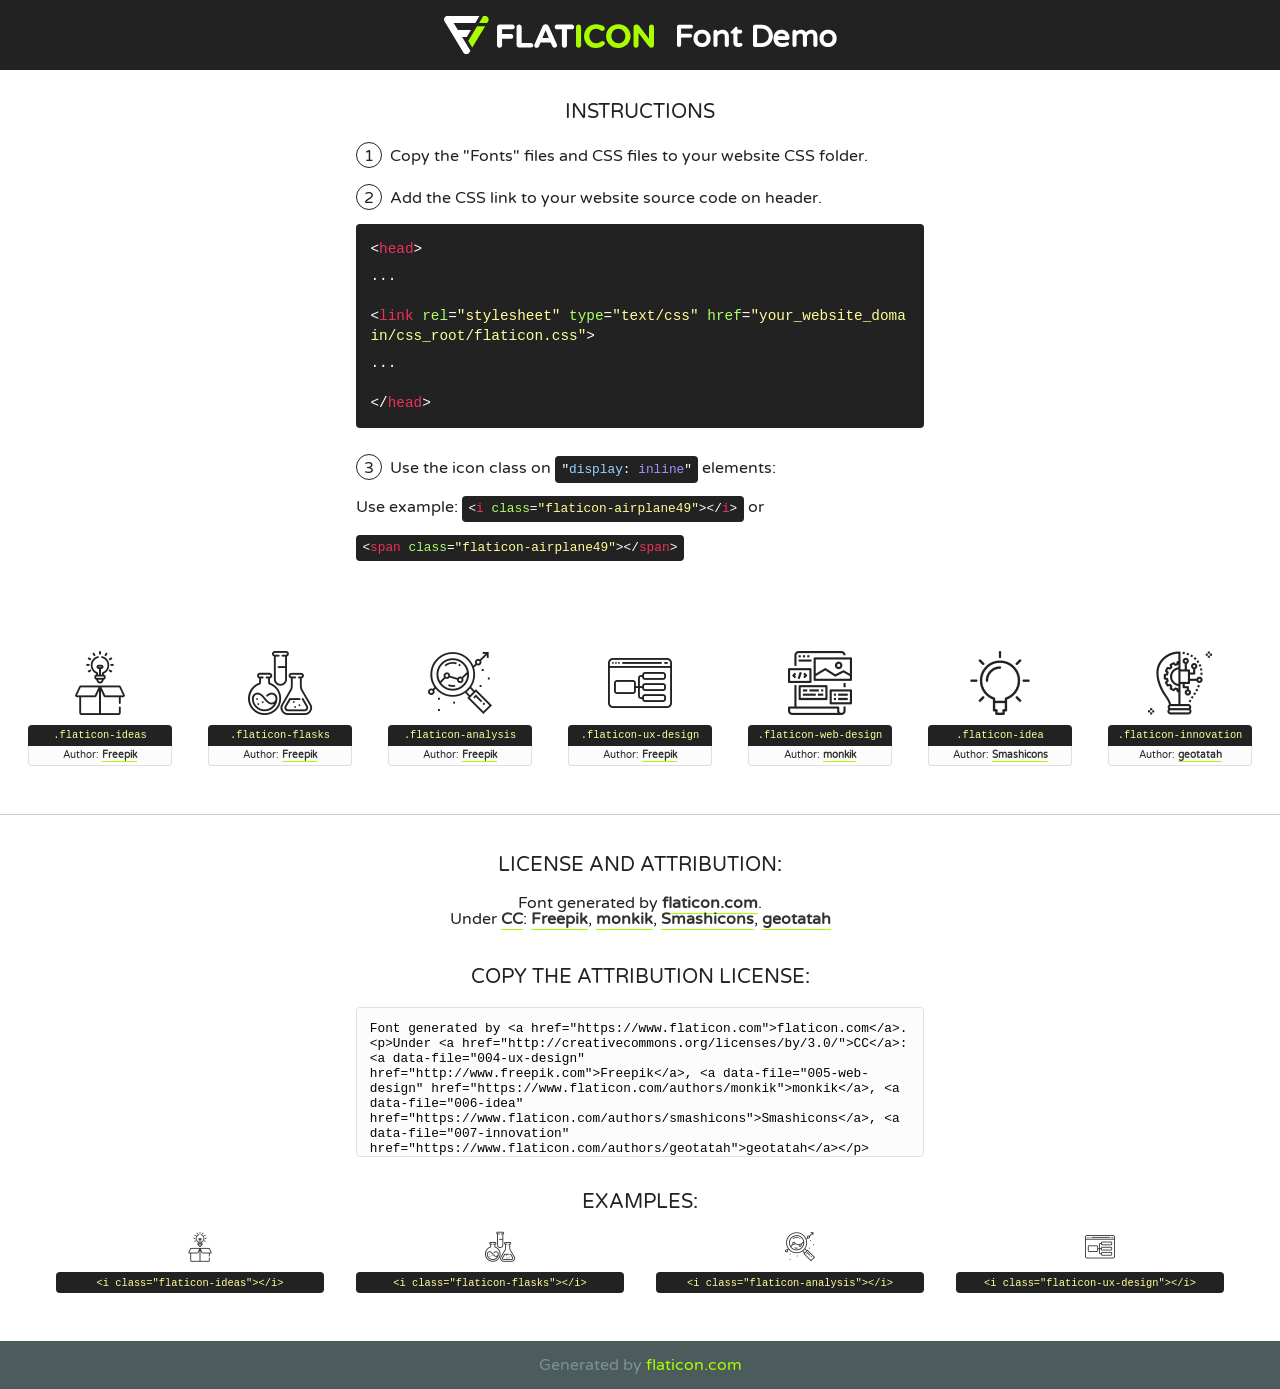
<file: services/fonts/flaticon/font/flaticon.html>
<!DOCTYPE html>
<!--
  Flaticon icon font: Flaticon
  Creation date: 20/03/2019 02:18
-->
<html>
<!DOCTYPE html>
<html>

<head>
    <title>Flaticon WebFont</title>
    <link href="http://fonts.googleapis.com/css?family=Varela+Round" rel="stylesheet" type="text/css" />
    <link rel="stylesheet" type="text/css" href="flaticon.css">
    <meta charset="UTF-8">
    <style>
    html, body, div, span, applet, object, iframe,
    h1, h2, h3, h4, h5, h6, p, blockquote, pre,
    a, abbr, acronym, address, big, cite, code,
    del, dfn, em, img, ins, kbd, q, s, samp,
    small, strike, strong, sub, sup, tt, var,
    b, u, i, center,
    dl, dt, dd, ol, ul, li,
    fieldset, form, label, legend,
    table, caption, tbody, tfoot, thead, tr, th, td,
    article, aside, canvas, details, embed, 
    figure, figcaption, footer, header, hgroup, 
    menu, nav, output, ruby, section, summary,
    time, mark, audio, video {
        margin: 0;
        padding: 0;
        border: 0;
        font-size: 100%;
        font: inherit;
        vertical-align: baseline;
    }
    /* HTML5 display-role reset for older browsers */
    article, aside, details, figcaption, figure, 
    footer, header, hgroup, menu, nav, section {
        display: block;
    }
    body {
        line-height: 1;
    }
    ol, ul {
        list-style: none;
    }
    blockquote, q {
        quotes: none;
    }
    blockquote:before, blockquote:after,
    q:before, q:after {
        content: '';
        content: none;
    }
    table {
        border-collapse: collapse;
        border-spacing: 0;
    }
    body {
        font-family: 'Varela Round', Helvetica, Arial, sans-serif;
        font-size: 16px;
        color: #222;
    }
    a {
        color: #333;
        border-bottom: 1px solid #a9fd00;
        font-weight: bold;
        text-decoration: none;
    }
    * {
        -moz-box-sizing: border-box;
        -webkit-box-sizing: border-box;
        box-sizing: border-box;
        margin: 0;
        padding: 0;
    }
    [class^="flaticon-"]:before, [class*=" flaticon-"]:before, [class^="flaticon-"]:after, [class*=" flaticon-"]:after {
        font-family: Flaticon;
        font-size: 30px;
        font-style: normal;
        margin-left: 20px;
        color: #333;
    }
    .wrapper {
        max-width: 600px;
        margin: auto;
        padding: 0 1em;
    }
    .title {
        font-size: 1.25em;
        text-align: center;
        margin-bottom: 1em;
        text-transform: uppercase;
    }
    header {
        text-align: center;
        background-color: #222;
        color: #fff;
        padding: 1em;
    }
    header .logo {
        width: 210px;
        height: 38px;
        display: inline-block;
        vertical-align: middle;
        margin-right: 1em;
        border: none;
    }
    header strong {
        font-size: 1.95em;
        font-weight: bold;
        vertical-align: middle;
        margin-top: 5px;
        display: inline-block;
    }
    .demo {
        margin: 2em auto;
        line-height: 1.25em;
    }
    .demo ul li {
        margin-bottom: 1em;
    }
    .demo ul li .num {
        color: #222;
        border-radius: 20px;
        display: inline-block;
        width: 26px;
        padding: 3px;
        height: 26px;
        text-align: center;
        margin-right: 0.5em;
        border: 1px solid #222;
    }
    .demo ul li code {
        background-color: #222;
        border-radius: 4px;
        padding: 0.25em 0.5em;
        display: inline-block;
        color: #fff;
        font-family: Consolas,Monaco,Lucida Console,Liberation Mono,DejaVu Sans Mono,Bitstream Vera Sans Mono,Courier New, monospace;
        font-weight: lighter;
        margin-top: 1em;
        font-size: 0.8em;
        word-break: break-all;
    }
    .demo ul li code.big {
        padding: 1em;
        font-size: 0.9em;
    }
    .demo ul li code .red {
        color: #EF3159;
    }
    .demo ul li code .green {
        color: #ACFF65;
    }
    .demo ul li code .yellow {
        color: #FFFF99;
    }
    .demo ul li code .blue {
        color: #99D3FF;
    }
    .demo ul li code .purple {
        color: #A295FF;
    }
    .demo ul li code .dots {
        margin-top: 0.5em;
        display: block;
    }
    #glyphs {
        border-bottom: 1px solid #ccc;
        padding: 2em 0;
        text-align: center;
    }
    .glyph {
        display: inline-block;
        width: 9em;
        margin: 1em;
        text-align: center;
        vertical-align: top;
        background: #FFF;
    }
    .glyph .glyph-icon {
        padding: 10px;
        display: block;
        font-family:"Flaticon";
        font-size: 64px;
        line-height: 1;
    }
    .glyph .glyph-icon:before {
        font-size: 64px;
        color: #222;
        margin-left: 0;
    }
    .class-name {
        font-size: 0.65em;
        background-color: #222;
        color: #fff;
        border-radius: 4px 4px 0 0;
        padding: 0.5em;
        color: #FFFF99;
        font-family: Consolas,Monaco,Lucida Console,Liberation Mono,DejaVu Sans Mono,Bitstream Vera Sans Mono,Courier New, monospace;
    }
    .author-name {
        font-size: 0.6em;
        background-color: #fcfcfd;
        border: 1px solid #DEDEE4;
        border-top: 0;
        border-radius: 0 0 4px 4px;
        padding: 0.5em;
    }
    .class-name:last-child {
        font-size: 10px;
        color:#888;
    }
    .class-name:last-child a {
        font-size: 10px;
        color:#555;
    }
    .class-name:last-child a:hover {
        color:#a9fd00;
    }
    .glyph > input {
        display: block;
        width: 100px;
        margin: 5px auto;
        text-align: center;
        font-size: 12px;
        cursor: text;
    }
    .glyph > input.icon-input {
        font-family:"Flaticon";
        font-size: 16px;
        margin-bottom: 10px;
    }
    .attribution .title {
        margin-top: 2em;
    }
    .attribution textarea {
        background-color: #fcfcfd;
        padding: 1em;
        border: none;
        box-shadow: none;
        border: 1px solid #DEDEE4;
        border-radius: 4px;
        resize: none;
        width: 100%;
        height: 150px;
        font-size: 0.8em;
        font-family: Consolas,Monaco,Lucida Console,Liberation Mono,DejaVu Sans Mono,Bitstream Vera Sans Mono,Courier New, monospace;
        -webkit-appearance: none;
    }
    .iconsuse {
        margin: 2em auto;
        text-align: center;
        max-width: 1200px;
    }
    .iconsuse:after {
        content: '';
        display: table;
        clear: both;
    }
    .iconsuse .image {
        float: left;
        width: 25%;
        padding: 0 1em;
    }
    .iconsuse .image p {
        margin-bottom: 1em;
    }
    .iconsuse .image span {
        display: block;
        font-size: 0.65em;
        background-color: #222;
        color: #fff;
        border-radius: 4px;
        padding: 0.5em;
        color: #FFFF99;
        margin-top: 1em;
        font-family: Consolas,Monaco,Lucida Console,Liberation Mono,DejaVu Sans Mono,Bitstream Vera Sans Mono,Courier New, monospace;
    }
    #footer {
        text-align: center;
        background-color: #4C5B5C;
        color: #7c9192;
        padding: 1em;
    }
    #footer a {
        border: none;
        color: #a9fd00;
        font-weight: normal;
    }
    @media (max-width: 960px) {
        .iconsuse .image {
            width: 50%;
        }
    }
    @media (max-width: 560px) {
        .iconsuse .image {
            width: 100%;
        }
    }
    </style>
</head>

<body class="characters-off">

    <header>
        <a href="https://www.flaticon.com" target="_blank" class="logo">
            <svg version="1.1" xmlns="http://www.w3.org/2000/svg" xmlns:xlink="http://www.w3.org/1999/xlink" xmlns:a="http://ns.adobe.com/AdobeSVGViewerExtensions/3.0/" viewBox="0 0 560.875 102.036" enable-background="new 0 0 560.875 102.036" xml:space="preserve">
                <defs>
                </defs>
                <g>
                    <g class="letters">
                        <path fill="#ffffff" d="M141.596,29.675c0-3.777,2.985-6.767,6.764-6.767h34.438c3.426,0,6.15,2.728,6.15,6.15
                        c0,3.43-2.724,6.149-6.15,6.149h-27.674v13.091h23.719c3.429,0,6.151,2.724,6.151,6.15c0,3.43-2.723,6.149-6.151,6.149h-23.719
                        v17.574c0,3.773-2.986,6.761-6.764,6.761c-3.779,0-6.764-2.989-6.764-6.761V29.675z"></path>
                        <path fill="#ffffff" d="M193.844,29.149c0-3.781,2.985-6.767,6.764-6.767c3.776,0,6.763,2.985,6.763,6.767v42.957h25.039
                        c3.426,0,6.149,2.726,6.149,6.153c0,3.425-2.723,6.15-6.149,6.15h-31.802c-3.779,0-6.764-2.986-6.764-6.768V29.149z"></path>
                        <path fill="#ffffff" d="M241.891,75.71l21.438-48.407c1.492-3.341,4.215-5.357,7.906-5.357h0.792
                        c3.686,0,6.323,2.017,7.815,5.357l21.439,48.407c0.436,0.967,0.701,1.845,0.701,2.723c0,3.602-2.809,6.501-6.414,6.501
                        c-3.161,0-5.269-1.845-6.499-4.655l-4.132-9.661h-27.059l-4.301,10.102c-1.144,2.631-3.426,4.214-6.237,4.214
                        c-3.517,0-6.24-2.81-6.24-6.325C241.1,77.64,241.451,76.677,241.891,75.71z M279.932,58.666l-8.521-20.297l-8.526,20.297H279.932
                        z"></path>
                        <path fill="#ffffff" d="M314.864,35.387H301.86c-3.429,0-6.239-2.813-6.239-6.238c0-3.429,2.811-6.24,6.239-6.24h39.533
                        c3.426,0,6.237,2.811,6.237,6.24c0,3.425-2.811,6.238-6.237,6.238h-13.001v42.785c0,3.773-2.99,6.761-6.764,6.761
                        c-3.779,0-6.764-2.989-6.764-6.761V35.387z"></path>
                        <path fill="#A9FD00" d="M352.615,29.149c0-3.781,2.985-6.767,6.767-6.767c3.774,0,6.761,2.985,6.761,6.767v49.024
                        c0,3.773-2.987,6.761-6.761,6.761c-3.781,0-6.767-2.989-6.767-6.761V29.149z"></path>
                        <path fill="#A9FD00" d="M374.132,53.836v-0.179c0-17.481,13.178-31.801,32.065-31.801c9.22,0,15.459,2.458,20.557,6.238
                        c1.402,1.054,2.637,2.985,2.637,5.357c0,3.692-2.985,6.59-6.681,6.59c-1.845,0-3.071-0.702-4.044-1.319
                        c-3.776-2.813-7.729-4.393-12.562-4.393c-10.364,0-17.831,8.611-17.831,19.154v0.173c0,10.542,7.291,19.329,17.831,19.329
                        c5.715,0,9.492-1.756,13.359-4.834c1.049-0.874,2.458-1.491,4.039-1.491c3.429,0,6.325,2.813,6.325,6.236
                        c0,2.106-1.056,3.78-2.282,4.834c-5.539,4.834-12.036,7.733-21.878,7.733C387.572,85.464,374.132,71.493,374.132,53.836z"></path>
                        <path fill="#A9FD00" d="M433.009,53.836v-0.179c0-17.481,13.79-31.801,32.766-31.801c18.981,0,32.592,14.143,32.592,31.628v0.173
                        c0,17.483-13.785,31.807-32.769,31.807C446.625,85.464,433.009,71.32,433.009,53.836z M484.224,53.836v-0.179
                        c0-10.539-7.725-19.326-18.626-19.326c-10.893,0-18.449,8.611-18.449,19.154v0.173c0,10.542,7.73,19.329,18.626,19.329
                        C476.676,72.986,484.224,64.378,484.224,53.836z"></path>
                        <path fill="#A9FD00" d="M506.233,29.321c0-3.774,2.99-6.763,6.767-6.763h1.401c3.252,0,5.183,1.583,7.029,3.953l26.093,34.265
                        V29.059c0-3.692,2.99-6.677,6.681-6.677c3.683,0,6.671,2.985,6.671,6.677v48.934c0,3.78-2.987,6.765-6.764,6.765h-0.436
                        c-3.257,0-5.188-1.581-7.034-3.953l-27.056-35.492v32.944c0,3.687-2.985,6.676-6.678,6.676c-3.683,0-6.673-2.989-6.673-6.676
                        V29.321z"></path>
                    </g>
                    <g class="insignia">
                        <path fill="#ffffff" d="M48.372,56.137h12.517l11.156-18.537H37.186L25.688,18.539h57.825L94.668,0H9.271
                        C5.925,0,2.842,1.801,1.198,4.716c-1.644,2.907-1.593,6.482,0.134,9.343l50.38,83.501c1.678,2.781,4.689,4.476,7.938,4.476
                        c3.246,0,6.257-1.695,7.935-4.476l2.898-4.804L48.372,56.137z"></path>
                        <g class="i">
                            <path fill="#A9FD00" d="M93.575,18.539h0.031v0.004l21.652,0.004l2.705-4.488c1.727-2.861,1.778-6.436,0.133-9.343
                            C116.454,1.801,113.371,0,110.026,0h-5.294L93.575,18.539z"></path>
                            <polygon fill="#A9FD00" points="88.291,27.356 64.725,66.486 75.519,84.404 109.942,27.356"></polygon>
                        </g>
                    </g>
                </g>
            </svg>
        </a>
        <strong>Font Demo</strong>
    </header>


    <section class="demo wrapper">

        <p class="title">Instructions</p>

        <ul>
            <li>
                <span class="num">1</span>Copy the "Fonts" files and CSS files to your website CSS folder.
            </li>
            <li>
                <span class="num">2</span>Add the CSS link to your website source code on header.
                <code class="big">
                    &lt;<span class="red">head</span>&gt;
                    <br/><span class="dots">...</span>
                    <br/>&lt;<span class="red">link</span> <span class="green">rel</span>=<span class="yellow">"stylesheet"</span> <span class="green">type</span>=<span class="yellow">"text/css"</span> <span class="green">href</span>=<span class="yellow">"your_website_domain/css_root/flaticon.css"</span>&gt;
                    <br/><span class="dots">...</span>
                    <br/>&lt;/<span class="red">head</span>&gt;
                </code>
            </li>

            <li>
                <p>
                    <span class="num">3</span>Use the icon class on <code>"<span class="blue">display</span>:<span class="purple"> inline</span>"</code> elements:
                    <br />
                    Use example: <code>&lt;<span class="red">i</span> <span class="green">class</span>=<span class="yellow">&quot;flaticon-airplane49&quot;</span>&gt;&lt;/<span class="red">i</span>&gt;</code> or <code>&lt;<span class="red">span</span> <span class="green">class</span>=<span class="yellow">&quot;flaticon-airplane49&quot;</span>&gt;&lt;/<span class="red">span</span>&gt;</code>
            </li>
        </ul>

    </section>




   <section id="glyphs">          
    
      
        <div class="glyph"><div class="glyph-icon flaticon-ideas"></div>
            <div class="class-name">.flaticon-ideas</div>
            <div class="author-name">Author: <a data-file="001-ideas" href="http://www.freepik.com">Freepik</a> </div> 
        </div>        
        
        <div class="glyph"><div class="glyph-icon flaticon-flasks"></div>
            <div class="class-name">.flaticon-flasks</div>
            <div class="author-name">Author: <a data-file="002-flasks" href="http://www.freepik.com">Freepik</a> </div> 
        </div>        
        
        <div class="glyph"><div class="glyph-icon flaticon-analysis"></div>
            <div class="class-name">.flaticon-analysis</div>
            <div class="author-name">Author: <a data-file="003-analysis" href="http://www.freepik.com">Freepik</a> </div> 
        </div>        
        
        <div class="glyph"><div class="glyph-icon flaticon-ux-design"></div>
            <div class="class-name">.flaticon-ux-design</div>
            <div class="author-name">Author: <a data-file="004-ux-design" href="http://www.freepik.com">Freepik</a> </div> 
        </div>        
        
        <div class="glyph"><div class="glyph-icon flaticon-web-design"></div>
            <div class="class-name">.flaticon-web-design</div>
            <div class="author-name">Author: <a data-file="005-web-design" href="https://www.flaticon.com/authors/monkik">monkik</a> </div> 
        </div>        
        
        <div class="glyph"><div class="glyph-icon flaticon-idea"></div>
            <div class="class-name">.flaticon-idea</div>
            <div class="author-name">Author: <a data-file="006-idea" href="https://www.flaticon.com/authors/smashicons">Smashicons</a> </div> 
        </div>        
        
        <div class="glyph"><div class="glyph-icon flaticon-innovation"></div>
            <div class="class-name">.flaticon-innovation</div>
            <div class="author-name">Author: <a data-file="007-innovation" href="https://www.flaticon.com/authors/geotatah">geotatah</a> </div> 
        </div>        
        

    </section>



    <section class="attribution wrapper"   style="text-align:center;">

      <div class="title">License and attribution:</div><div class="attrDiv">Font generated by <a href="https://www.flaticon.com">flaticon.com</a>. <div><p>Under <a href="http://creativecommons.org/licenses/by/3.0/">CC</a>: <a data-file="004-ux-design" href="http://www.freepik.com">Freepik</a>, <a data-file="005-web-design" href="https://www.flaticon.com/authors/monkik">monkik</a>, <a data-file="006-idea" href="https://www.flaticon.com/authors/smashicons">Smashicons</a>, <a data-file="007-innovation" href="https://www.flaticon.com/authors/geotatah">geotatah</a></p>  </div>
      </div>
      <div class="title">Copy the Attribution License:</div>

    <textarea onclick="this.focus();this.select();">Font generated by &lt;a href=&quot;https://www.flaticon.com&quot;&gt;flaticon.com&lt;/a&gt;. <p>Under <a href="http://creativecommons.org/licenses/by/3.0/">CC</a>: <a data-file="004-ux-design" href="http://www.freepik.com">Freepik</a>, <a data-file="005-web-design" href="https://www.flaticon.com/authors/monkik">monkik</a>, <a data-file="006-idea" href="https://www.flaticon.com/authors/smashicons">Smashicons</a>, <a data-file="007-innovation" href="https://www.flaticon.com/authors/geotatah">geotatah</a></p>  
     </textarea>

    </section>

    <section class="iconsuse">

          <div class="title">Examples:</div>            
             
            <div class="image">
                <p>
                    <i class="glyph-icon flaticon-ideas"></i> 
                    <span>&lt;i class=&quot;flaticon-ideas&quot;&gt;&lt;/i&gt;</span>
                </p>
            </div>
            
            <div class="image">
                <p>
                    <i class="glyph-icon flaticon-flasks"></i> 
                    <span>&lt;i class=&quot;flaticon-flasks&quot;&gt;&lt;/i&gt;</span>
                </p>
            </div>
            
            <div class="image">
                <p>
                    <i class="glyph-icon flaticon-analysis"></i> 
                    <span>&lt;i class=&quot;flaticon-analysis&quot;&gt;&lt;/i&gt;</span>
                </p>
            </div>
            
            <div class="image">
                <p>
                    <i class="glyph-icon flaticon-ux-design"></i> 
                    <span>&lt;i class=&quot;flaticon-ux-design&quot;&gt;&lt;/i&gt;</span>
                </p>
            </div>
                       
        </div>
                            
    </section>

<div id="footer">
    <div>Generated by <a href="https://www.flaticon.com">flaticon.com</a>
    </div>
</div>



</body>
</html>
</file>
<file: webpage_files/style.css>
@import url('https://fonts.googleapis.com/css2?family=Work+Sans:wght@300;400;700&display=swap');

@font-face {
  font-family: 'Clark';
  src: url('./fonts/Clack-Regular_otf.woff2') format('woff2');
  font-weight: 400;
  font-style: normal;
  font-display: swap;
}
@font-face {
  font-family: 'Clark';
  src: url('./fonts/Clack-LightItalic_otf.woff2') format('woff2');
  font-weight: 400;
  font-style: italic;
  font-display: swap;
}

body {
  background: #fff;
  font-family: 'Work Sans', sans-serif;
  font-weight: 300;
  font-size: 1em;
  line-height: 1.5em;
  margin: 0px;
  color: #000;
}

#content {
  max-width: 1100px;
  margin: 60px auto;
  display: grid;
  grid-template-columns: 1fr 1.6fr;
  grid-gap: 50px;
  align-items: start;
  justify-content: center;
  overflow: visible;
  position: relative;
  z-index: 1;
}

#content.single {
  grid-template-columns: 1fr;
  max-width: 600px;
}

#content.single-wide {
  grid-template-columns: 1fr;
  max-width: 1100px;
}

#content .left {
  padding: 0;
  text-align: center;
  float: none;
  width: auto;
}

#content .left img {
  width: 100%;
  max-width: 300px;
  height: auto;
  display: block;
  margin: 0 auto;
}

#content .right {
  margin-top: 0;
  padding-top: 0;
  float: none;
  width: auto;
}

#content .right p:first-of-type {
  margin-top: 0;
}

#content h1 {
  grid-column: 1 / -1;
  text-align: center;
  margin-bottom: 1.5em;
}

#content p {
  margin-bottom: 1em;
  text-align: justify;
}

h1, h2 {
  font-family: 'Clark';
  font-weight: 400;
  color: #000;
  line-height: 1.5em;
  margin: 0 0 0.5em 0;
}

h1 {
  color: #333;
}

.main-title {
  text-align: center;
  margin: 0 auto 0px;
}

h3, h4, h5 {
  font-family: 'Clark';
  font-weight: 300;
  color: #000;
  line-height: 1.4em;
  margin-top: 40px;
}

p {
  font-weight: 300;
  line-height: 1.4em;
  margin: 12px 0;
}

a {
  color: #333;
  text-decoration: none;
}
a:hover {
  color: #999;
}

em, i {
  font-style: italic;
}

strong, b {
  font-weight: 700;
}

img {
  border: none;
  max-width: 100%;
  height: auto;
}

blockquote {
  border-left: 1px solid #a5abab;
  margin: 0;
  padding: 0 12px;
}

ul {
  padding: 0 0 0 3em;
}
ol {
  padding: 0 0 0 3em;
}
li {
  line-height: 1.4em;
  padding-top: 6px;
}

#header {
  position: fixed;
  width: 100%;
  left: 0;
}
#header h2 {
  color: #333;
  font-weight: 400;
  font-size: 16pt;
}
#header h3 {
  color: #777;
  font-weight: 300;
  font-size: 12pt;
}

.entry a {
  color: #303030;
  text-decoration: none;
  border-bottom: 1px solid #c0c0c0;
}
.entry a:hover {
  background: #e7eef8;
}
.entry strong {
  font-weight: 700;
  color: #111;
}

.bold-text {
  font-weight: 700;
}
.indented {
  display: inline-block;
  padding-left: 20px;
}
.centered {
  display: inline-block;
  text-align: center;
}

#footer {
  width: 100%;
  padding: 20px 0;
  text-align: center;
  font-weight: 300;
  border-top: 1px solid #ddd;
  margin-top: 80px;
}

#footer a {
  color: inherit;
  text-decoration: none;
  border-bottom: none;
}
#footer a:hover {
  color: #999;
}

.tooltip {
  position: relative;
  cursor: help;
  border-bottom: 1px dotted #555;
  overflow: visible;
  z-index: 1;
}

.tooltip .tooltiptext {
  z-index: 9999;
  visibility: hidden;
  width: 200px;
  max-width: 85vw;
  background-color: #333;
  color: #fff;
  text-align: center;
  padding: 10px;
  border-radius: 10px;
  font-size: 0.9rem;
  position: absolute;
  z-index: 1;
  bottom: 125%;
  left: 50%;
  transform: translateX(-50%);
  opacity: 0;
  transition: opacity 0.2s;
  word-break: break-word;
}

.tooltip:hover .tooltiptext {
  visibility: visible;
  opacity: 0.9;
}

/* ===== Photo Gallery ===== */
.photo-gallery {
  columns: 3;
  column-gap: 16px;
  width: 100%;
}

.gallery-item {
  break-inside: avoid;
  margin-bottom: 16px;
  position: relative;
  overflow: hidden;
  border-radius: 6px;
  display: inline-block;
  width: 100%;
}

.gallery-item a {
  display: block;
  text-decoration: none;
  border-bottom: none;
}

.gallery-item img {
  width: 100%;
  height: auto;
  display: block;
  border-radius: 6px;
  transition: transform 0.35s ease, filter 0.35s ease;
}

.gallery-item:hover img {
  transform: scale(1.03);
  filter: brightness(0.7);
}

.gallery-label {
  position: absolute;
  bottom: 0;
  left: 0;
  right: 0;
  padding: 24px 12px 10px;
  background: linear-gradient(transparent, rgba(0,0,0,0.55));
  color: #fff;
  font-family: 'Clark', sans-serif;
  font-weight: 400;
  font-size: 0.95em;
  letter-spacing: 0.02em;
  opacity: 0;
  transform: translateY(6px);
  transition: opacity 0.3s ease, transform 0.3s ease;
  border-radius: 0 0 6px 6px;
  pointer-events: none;
}

.gallery-item:hover .gallery-label {
  opacity: 1;
  transform: translateY(0);
}

/* Lightbox (pure CSS) */
.lightbox {
  position: fixed;
  top: 0;
  left: 0;
  width: 100%;
  height: 100%;
  background: rgba(0, 0, 0, 0.92);
  display: flex;
  flex-direction: column;
  align-items: center;
  justify-content: center;
  opacity: 0;
  visibility: hidden;
  transition: opacity 0.3s ease, visibility 0.3s ease;
  z-index: 10000;
}

.lightbox:target {
  opacity: 1;
  visibility: visible;
}

.lightbox img {
  max-width: 90vw;
  max-height: 80vh;
  border-radius: 4px;
  box-shadow: 0 4px 40px rgba(0, 0, 0, 0.5);
  object-fit: contain;
}

.lightbox-close {
  position: absolute;
  top: 20px;
  right: 28px;
  font-size: 2.4rem;
  color: #fff;
  text-decoration: none;
  border-bottom: none !important;
  line-height: 1;
  z-index: 10001;
  opacity: 0.7;
  transition: opacity 0.2s;
}

.lightbox-close:hover {
  opacity: 1;
  color: #fff;
  background: none;
}

.lightbox-caption {
  color: #ccc;
  font-family: 'Clark', sans-serif;
  font-size: 1em;
  margin-top: 14px;
  letter-spacing: 0.03em;
}

@media (max-width: 768px) {
  .photo-gallery {
    columns: 2;
    column-gap: 10px;
  }
  .gallery-item {
    margin-bottom: 10px;
  }
  .gallery-label {
    opacity: 1;
    transform: translateY(0);
    font-size: 0.8em;
    padding: 16px 8px 8px;
  }
}

@media (max-width: 480px) {
  .photo-gallery {
    columns: 1;
  }
}

/* ===== Book Shelf ===== */
.book-shelf {
  display: flex;
  flex-wrap: wrap;
  gap: 20px;
  justify-content: flex-start;
  margin-bottom: 3em;
}

.book-item {
  flex: 0 0 auto;
  width: 160px;
  border-radius: 6px;
  overflow: hidden;
  box-shadow: 0 2px 12px rgba(0, 0, 0, 0.12);
  transition: transform 0.3s ease, box-shadow 0.3s ease;
}

.book-item:hover {
  transform: translateY(-6px);
  box-shadow: 0 8px 24px rgba(0, 0, 0, 0.2);
}

.book-item img {
  width: 100%;
  height: auto;
  display: block;
  border-radius: 6px;
}

@media (max-width: 768px) {
  .book-shelf {
    gap: 14px;
    justify-content: center;
  }
  .book-item {
    width: 130px;
  }
}

@media (max-width: 480px) {
  .book-item {
    width: 110px;
  }
}

/* ===== Dark Mode ===== */
@media (prefers-color-scheme: dark) {
  body {
    background-color: #1a1a1a;
    color: #e0e0e0;
  }

  h1, h2, h3, h4, h5 {
    color: #f0f0f0;
  }

  .main-title, #header h2 {
    color: #f0f0f0;
  }

  h1 a, h2 a, h3 a, h4 a, h5 a {
    text-decoration: none;
    border-bottom: none;
  }
  h1 a:hover, h2 a:hover, h3 a:hover, h4 a:hover, h5 a:hover {
    color: #999;
    border-bottom: none;
  }

  a {
    color: inherit;
    text-decoration: none;
    border-bottom: 1px dotted #888888;
  }
  a:hover {
    color: #999;
    border-bottom-color: #999;
  }

  .entry a {
    color: inherit;
    text-decoration: none;
    border-bottom: 1px solid #666666;
  }
  .entry a:hover {
    background: #333333;
    border-bottom-color: transparent;
  }

  #footer a {
    color: inherit;
    text-decoration: none;
    border-bottom: none;
  }
  #footer a:hover {
    color: #999;
  }

  .entry strong {
    color: #f0f0f0;
  }

  blockquote {
    border-left: 1px solid #777;
  }

  #content .left img {
    filter: brightness(0.8) contrast(1.1) grayscale(0.1);
  }

  .tooltip .tooltiptext {
    background-color: #f0f0f0;
    color: #1a1a1a;
  }

  .gallery-item {
    box-shadow: 0 1px 6px rgba(0, 0, 0, 0.4);
  }

  .lightbox-close {
    color: #eee;
  }
}
</file>
<file: coming_soon/css/util.css>
/*//////////////////////////////////////////////////////////////////
[ REBOOT ]*/
*, *:before, *:after {
	margin: 0px; 
	padding: 0px; 
	-webkit-box-sizing: border-box;
	-moz-box-sizing: border-box;
	box-sizing: border-box;
}

body, html {
	font-family: Arial, sans-serif;
	font-size: 15px;
	color: #666666;

	height: 100%;
	background-color: #fff;
	-webkit-box-sizing: border-box;
	-moz-box-sizing: border-box;
	box-sizing: border-box;
}

/*---------------------------------------------*/
a:focus {outline: none;}
a:hover {text-decoration: none;}

/* ------------------------------------ */
h1,h2,h3,h4,h5,h6,p {margin: 0px;}

ul, li {
	margin: 0px;
	list-style-type: none;
}


/* ------------------------------------ */
input, textarea, label {
	display: block;
	outline: none;
	border: none;
}

/* ------------------------------------ */
button {
	outline: none;
	border: none;
	background: transparent;
	cursor: pointer;
}
button:focus {outline: none;}

iframe {border: none;}


/*//////////////////////////////////////////////////////////////////
[ FONT SIZE ]*/
.fs-1 {font-size: 1px;}
.fs-2 {font-size: 2px;}
.fs-3 {font-size: 3px;}
.fs-4 {font-size: 4px;}
.fs-5 {font-size: 5px;}
.fs-6 {font-size: 6px;}
.fs-7 {font-size: 7px;}
.fs-8 {font-size: 8px;}
.fs-9 {font-size: 9px;}
.fs-10 {font-size: 10px;}
.fs-11 {font-size: 11px;}
.fs-12 {font-size: 12px;}
.fs-13 {font-size: 13px;}
.fs-14 {font-size: 14px;}
.fs-15 {font-size: 15px;}
.fs-16 {font-size: 16px;}
.fs-17 {font-size: 17px;}
.fs-18 {font-size: 18px;}
.fs-19 {font-size: 19px;}
.fs-20 {font-size: 20px;}
.fs-21 {font-size: 21px;}
.fs-22 {font-size: 22px;}
.fs-23 {font-size: 23px;}
.fs-24 {font-size: 24px;}
.fs-25 {font-size: 25px;}
.fs-26 {font-size: 26px;}
.fs-27 {font-size: 27px;}
.fs-28 {font-size: 28px;}
.fs-29 {font-size: 29px;}
.fs-30 {font-size: 30px;}
.fs-31 {font-size: 31px;}
.fs-32 {font-size: 32px;}
.fs-33 {font-size: 33px;}
.fs-34 {font-size: 34px;}
.fs-35 {font-size: 35px;}
.fs-36 {font-size: 36px;}
.fs-37 {font-size: 37px;}
.fs-38 {font-size: 38px;}
.fs-39 {font-size: 39px;}
.fs-40 {font-size: 40px;}
.fs-41 {font-size: 41px;}
.fs-42 {font-size: 42px;}
.fs-43 {font-size: 43px;}
.fs-44 {font-size: 44px;}
.fs-45 {font-size: 45px;}
.fs-46 {font-size: 46px;}
.fs-47 {font-size: 47px;}
.fs-48 {font-size: 48px;}
.fs-49 {font-size: 49px;}
.fs-50 {font-size: 50px;}
.fs-51 {font-size: 51px;}
.fs-52 {font-size: 52px;}
.fs-53 {font-size: 53px;}
.fs-54 {font-size: 54px;}
.fs-55 {font-size: 55px;}
.fs-56 {font-size: 56px;}
.fs-57 {font-size: 57px;}
.fs-58 {font-size: 58px;}
.fs-59 {font-size: 59px;}
.fs-60 {font-size: 60px;}
.fs-61 {font-size: 61px;}
.fs-62 {font-size: 62px;}
.fs-63 {font-size: 63px;}
.fs-64 {font-size: 64px;}
.fs-65 {font-size: 65px;}
.fs-66 {font-size: 66px;}
.fs-67 {font-size: 67px;}
.fs-68 {font-size: 68px;}
.fs-69 {font-size: 69px;}
.fs-70 {font-size: 70px;}
.fs-71 {font-size: 71px;}
.fs-72 {font-size: 72px;}
.fs-73 {font-size: 73px;}
.fs-74 {font-size: 74px;}
.fs-75 {font-size: 75px;}
.fs-76 {font-size: 76px;}
.fs-77 {font-size: 77px;}
.fs-78 {font-size: 78px;}
.fs-79 {font-size: 79px;}
.fs-80 {font-size: 80px;}
.fs-81 {font-size: 81px;}
.fs-82 {font-size: 82px;}
.fs-83 {font-size: 83px;}
.fs-84 {font-size: 84px;}
.fs-85 {font-size: 85px;}
.fs-86 {font-size: 86px;}
.fs-87 {font-size: 87px;}
.fs-88 {font-size: 88px;}
.fs-89 {font-size: 89px;}
.fs-90 {font-size: 90px;}
.fs-91 {font-size: 91px;}
.fs-92 {font-size: 92px;}
.fs-93 {font-size: 93px;}
.fs-94 {font-size: 94px;}
.fs-95 {font-size: 95px;}
.fs-96 {font-size: 96px;}
.fs-97 {font-size: 97px;}
.fs-98 {font-size: 98px;}
.fs-99 {font-size: 99px;}
.fs-100 {font-size: 100px;}
.fs-101 {font-size: 101px;}
.fs-102 {font-size: 102px;}
.fs-103 {font-size: 103px;}
.fs-104 {font-size: 104px;}
.fs-105 {font-size: 105px;}
.fs-106 {font-size: 106px;}
.fs-107 {font-size: 107px;}
.fs-108 {font-size: 108px;}
.fs-109 {font-size: 109px;}
.fs-110 {font-size: 110px;}
.fs-111 {font-size: 111px;}
.fs-112 {font-size: 112px;}
.fs-113 {font-size: 113px;}
.fs-114 {font-size: 114px;}
.fs-115 {font-size: 115px;}
.fs-116 {font-size: 116px;}
.fs-117 {font-size: 117px;}
.fs-118 {font-size: 118px;}
.fs-119 {font-size: 119px;}
.fs-120 {font-size: 120px;}
.fs-121 {font-size: 121px;}
.fs-122 {font-size: 122px;}
.fs-123 {font-size: 123px;}
.fs-124 {font-size: 124px;}
.fs-125 {font-size: 125px;}
.fs-126 {font-size: 126px;}
.fs-127 {font-size: 127px;}
.fs-128 {font-size: 128px;}
.fs-129 {font-size: 129px;}
.fs-130 {font-size: 130px;}
.fs-131 {font-size: 131px;}
.fs-132 {font-size: 132px;}
.fs-133 {font-size: 133px;}
.fs-134 {font-size: 134px;}
.fs-135 {font-size: 135px;}
.fs-136 {font-size: 136px;}
.fs-137 {font-size: 137px;}
.fs-138 {font-size: 138px;}
.fs-139 {font-size: 139px;}
.fs-140 {font-size: 140px;}
.fs-141 {font-size: 141px;}
.fs-142 {font-size: 142px;}
.fs-143 {font-size: 143px;}
.fs-144 {font-size: 144px;}
.fs-145 {font-size: 145px;}
.fs-146 {font-size: 146px;}
.fs-147 {font-size: 147px;}
.fs-148 {font-size: 148px;}
.fs-149 {font-size: 149px;}
.fs-150 {font-size: 150px;}
.fs-151 {font-size: 151px;}
.fs-152 {font-size: 152px;}
.fs-153 {font-size: 153px;}
.fs-154 {font-size: 154px;}
.fs-155 {font-size: 155px;}
.fs-156 {font-size: 156px;}
.fs-157 {font-size: 157px;}
.fs-158 {font-size: 158px;}
.fs-159 {font-size: 159px;}
.fs-160 {font-size: 160px;}
.fs-161 {font-size: 161px;}
.fs-162 {font-size: 162px;}
.fs-163 {font-size: 163px;}
.fs-164 {font-size: 164px;}
.fs-165 {font-size: 165px;}
.fs-166 {font-size: 166px;}
.fs-167 {font-size: 167px;}
.fs-168 {font-size: 168px;}
.fs-169 {font-size: 169px;}
.fs-170 {font-size: 170px;}
.fs-171 {font-size: 171px;}
.fs-172 {font-size: 172px;}
.fs-173 {font-size: 173px;}
.fs-174 {font-size: 174px;}
.fs-175 {font-size: 175px;}
.fs-176 {font-size: 176px;}
.fs-177 {font-size: 177px;}
.fs-178 {font-size: 178px;}
.fs-179 {font-size: 179px;}
.fs-180 {font-size: 180px;}
.fs-181 {font-size: 181px;}
.fs-182 {font-size: 182px;}
.fs-183 {font-size: 183px;}
.fs-184 {font-size: 184px;}
.fs-185 {font-size: 185px;}
.fs-186 {font-size: 186px;}
.fs-187 {font-size: 187px;}
.fs-188 {font-size: 188px;}
.fs-189 {font-size: 189px;}
.fs-190 {font-size: 190px;}
.fs-191 {font-size: 191px;}
.fs-192 {font-size: 192px;}
.fs-193 {font-size: 193px;}
.fs-194 {font-size: 194px;}
.fs-195 {font-size: 195px;}
.fs-196 {font-size: 196px;}
.fs-197 {font-size: 197px;}
.fs-198 {font-size: 198px;}
.fs-199 {font-size: 199px;}
.fs-200 {font-size: 200px;}

/*//////////////////////////////////////////////////////////////////
[ PADDING ]*/
.p-t-0 {padding-top: 0px;}
.p-t-1 {padding-top: 1px;}
.p-t-2 {padding-top: 2px;}
.p-t-3 {padding-top: 3px;}
.p-t-4 {padding-top: 4px;}
.p-t-5 {padding-top: 5px;}
.p-t-6 {padding-top: 6px;}
.p-t-7 {padding-top: 7px;}
.p-t-8 {padding-top: 8px;}
.p-t-9 {padding-top: 9px;}
.p-t-10 {padding-top: 10px;}
.p-t-11 {padding-top: 11px;}
.p-t-12 {padding-top: 12px;}
.p-t-13 {padding-top: 13px;}
.p-t-14 {padding-top: 14px;}
.p-t-15 {padding-top: 15px;}
.p-t-16 {padding-top: 16px;}
.p-t-17 {padding-top: 17px;}
.p-t-18 {padding-top: 18px;}
.p-t-19 {padding-top: 19px;}
.p-t-20 {padding-top: 20px;}
.p-t-21 {padding-top: 21px;}
.p-t-22 {padding-top: 22px;}
.p-t-23 {padding-top: 23px;}
.p-t-24 {padding-top: 24px;}
.p-t-25 {padding-top: 25px;}
.p-t-26 {padding-top: 26px;}
.p-t-27 {padding-top: 27px;}
.p-t-28 {padding-top: 28px;}
.p-t-29 {padding-top: 29px;}
.p-t-30 {padding-top: 30px;}
.p-t-31 {padding-top: 31px;}
.p-t-32 {padding-top: 32px;}
.p-t-33 {padding-top: 33px;}
.p-t-34 {padding-top: 34px;}
.p-t-35 {padding-top: 35px;}
.p-t-36 {padding-top: 36px;}
.p-t-37 {padding-top: 37px;}
.p-t-38 {padding-top: 38px;}
.p-t-39 {padding-top: 39px;}
.p-t-40 {padding-top: 40px;}
.p-t-41 {padding-top: 41px;}
.p-t-42 {padding-top: 42px;}
.p-t-43 {padding-top: 43px;}
.p-t-44 {padding-top: 44px;}
.p-t-45 {padding-top: 45px;}
.p-t-46 {padding-top: 46px;}
.p-t-47 {padding-top: 47px;}
.p-t-48 {padding-top: 48px;}
.p-t-49 {padding-top: 49px;}
.p-t-50 {padding-top: 50px;}
.p-t-51 {padding-top: 51px;}
.p-t-52 {padding-top: 52px;}
.p-t-53 {padding-top: 53px;}
.p-t-54 {padding-top: 54px;}
.p-t-55 {padding-top: 55px;}
.p-t-56 {padding-top: 56px;}
.p-t-57 {padding-top: 57px;}
.p-t-58 {padding-top: 58px;}
.p-t-59 {padding-top: 59px;}
.p-t-60 {padding-top: 60px;}
.p-t-61 {padding-top: 61px;}
.p-t-62 {padding-top: 62px;}
.p-t-63 {padding-top: 63px;}
.p-t-64 {padding-top: 64px;}
.p-t-65 {padding-top: 65px;}
.p-t-66 {padding-top: 66px;}
.p-t-67 {padding-top: 67px;}
.p-t-68 {padding-top: 68px;}
.p-t-69 {padding-top: 69px;}
.p-t-70 {padding-top: 70px;}
.p-t-71 {padding-top: 71px;}
.p-t-72 {padding-top: 72px;}
.p-t-73 {padding-top: 73px;}
.p-t-74 {padding-top: 74px;}
.p-t-75 {padding-top: 75px;}
.p-t-76 {padding-top: 76px;}
.p-t-77 {padding-top: 77px;}
.p-t-78 {padding-top: 78px;}
.p-t-79 {padding-top: 79px;}
.p-t-80 {padding-top: 80px;}
.p-t-81 {padding-top: 81px;}
.p-t-82 {padding-top: 82px;}
.p-t-83 {padding-top: 83px;}
.p-t-84 {padding-top: 84px;}
.p-t-85 {padding-top: 85px;}
.p-t-86 {padding-top: 86px;}
.p-t-87 {padding-top: 87px;}
.p-t-88 {padding-top: 88px;}
.p-t-89 {padding-top: 89px;}
.p-t-90 {padding-top: 90px;}
.p-t-91 {padding-top: 91px;}
.p-t-92 {padding-top: 92px;}
.p-t-93 {padding-top: 93px;}
.p-t-94 {padding-top: 94px;}
.p-t-95 {padding-top: 95px;}
.p-t-96 {padding-top: 96px;}
.p-t-97 {padding-top: 97px;}
.p-t-98 {padding-top: 98px;}
.p-t-99 {padding-top: 99px;}
.p-t-100 {padding-top: 100px;}
.p-t-101 {padding-top: 101px;}
.p-t-102 {padding-top: 102px;}
.p-t-103 {padding-top: 103px;}
.p-t-104 {padding-top: 104px;}
.p-t-105 {padding-top: 105px;}
.p-t-106 {padding-top: 106px;}
.p-t-107 {padding-top: 107px;}
.p-t-108 {padding-top: 108px;}
.p-t-109 {padding-top: 109px;}
.p-t-110 {padding-top: 110px;}
.p-t-111 {padding-top: 111px;}
.p-t-112 {padding-top: 112px;}
.p-t-113 {padding-top: 113px;}
.p-t-114 {padding-top: 114px;}
.p-t-115 {padding-top: 115px;}
.p-t-116 {padding-top: 116px;}
.p-t-117 {padding-top: 117px;}
.p-t-118 {padding-top: 118px;}
.p-t-119 {padding-top: 119px;}
.p-t-120 {padding-top: 120px;}
.p-t-121 {padding-top: 121px;}
.p-t-122 {padding-top: 122px;}
.p-t-123 {padding-top: 123px;}
.p-t-124 {padding-top: 124px;}
.p-t-125 {padding-top: 125px;}
.p-t-126 {padding-top: 126px;}
.p-t-127 {padding-top: 127px;}
.p-t-128 {padding-top: 128px;}
.p-t-129 {padding-top: 129px;}
.p-t-130 {padding-top: 130px;}
.p-t-131 {padding-top: 131px;}
.p-t-132 {padding-top: 132px;}
.p-t-133 {padding-top: 133px;}
.p-t-134 {padding-top: 134px;}
.p-t-135 {padding-top: 135px;}
.p-t-136 {padding-top: 136px;}
.p-t-137 {padding-top: 137px;}
.p-t-138 {padding-top: 138px;}
.p-t-139 {padding-top: 139px;}
.p-t-140 {padding-top: 140px;}
.p-t-141 {padding-top: 141px;}
.p-t-142 {padding-top: 142px;}
.p-t-143 {padding-top: 143px;}
.p-t-144 {padding-top: 144px;}
.p-t-145 {padding-top: 145px;}
.p-t-146 {padding-top: 146px;}
.p-t-147 {padding-top: 147px;}
.p-t-148 {padding-top: 148px;}
.p-t-149 {padding-top: 149px;}
.p-t-150 {padding-top: 150px;}
.p-t-151 {padding-top: 151px;}
.p-t-152 {padding-top: 152px;}
.p-t-153 {padding-top: 153px;}
.p-t-154 {padding-top: 154px;}
.p-t-155 {padding-top: 155px;}
.p-t-156 {padding-top: 156px;}
.p-t-157 {padding-top: 157px;}
.p-t-158 {padding-top: 158px;}
.p-t-159 {padding-top: 159px;}
.p-t-160 {padding-top: 160px;}
.p-t-161 {padding-top: 161px;}
.p-t-162 {padding-top: 162px;}
.p-t-163 {padding-top: 163px;}
.p-t-164 {padding-top: 164px;}
.p-t-165 {padding-top: 165px;}
.p-t-166 {padding-top: 166px;}
.p-t-167 {padding-top: 167px;}
.p-t-168 {padding-top: 168px;}
.p-t-169 {padding-top: 169px;}
.p-t-170 {padding-top: 170px;}
.p-t-171 {padding-top: 171px;}
.p-t-172 {padding-top: 172px;}
.p-t-173 {padding-top: 173px;}
.p-t-174 {padding-top: 174px;}
.p-t-175 {padding-top: 175px;}
.p-t-176 {padding-top: 176px;}
.p-t-177 {padding-top: 177px;}
.p-t-178 {padding-top: 178px;}
.p-t-179 {padding-top: 179px;}
.p-t-180 {padding-top: 180px;}
.p-t-181 {padding-top: 181px;}
.p-t-182 {padding-top: 182px;}
.p-t-183 {padding-top: 183px;}
.p-t-184 {padding-top: 184px;}
.p-t-185 {padding-top: 185px;}
.p-t-186 {padding-top: 186px;}
.p-t-187 {padding-top: 187px;}
.p-t-188 {padding-top: 188px;}
.p-t-189 {padding-top: 189px;}
.p-t-190 {padding-top: 190px;}
.p-t-191 {padding-top: 191px;}
.p-t-192 {padding-top: 192px;}
.p-t-193 {padding-top: 193px;}
.p-t-194 {padding-top: 194px;}
.p-t-195 {padding-top: 195px;}
.p-t-196 {padding-top: 196px;}
.p-t-197 {padding-top: 197px;}
.p-t-198 {padding-top: 198px;}
.p-t-199 {padding-top: 199px;}
.p-t-200 {padding-top: 200px;}
.p-t-201 {padding-top: 201px;}
.p-t-202 {padding-top: 202px;}
.p-t-203 {padding-top: 203px;}
.p-t-204 {padding-top: 204px;}
.p-t-205 {padding-top: 205px;}
.p-t-206 {padding-top: 206px;}
.p-t-207 {padding-top: 207px;}
.p-t-208 {padding-top: 208px;}
.p-t-209 {padding-top: 209px;}
.p-t-210 {padding-top: 210px;}
.p-t-211 {padding-top: 211px;}
.p-t-212 {padding-top: 212px;}
.p-t-213 {padding-top: 213px;}
.p-t-214 {padding-top: 214px;}
.p-t-215 {padding-top: 215px;}
.p-t-216 {padding-top: 216px;}
.p-t-217 {padding-top: 217px;}
.p-t-218 {padding-top: 218px;}
.p-t-219 {padding-top: 219px;}
.p-t-220 {padding-top: 220px;}
.p-t-221 {padding-top: 221px;}
.p-t-222 {padding-top: 222px;}
.p-t-223 {padding-top: 223px;}
.p-t-224 {padding-top: 224px;}
.p-t-225 {padding-top: 225px;}
.p-t-226 {padding-top: 226px;}
.p-t-227 {padding-top: 227px;}
.p-t-228 {padding-top: 228px;}
.p-t-229 {padding-top: 229px;}
.p-t-230 {padding-top: 230px;}
.p-t-231 {padding-top: 231px;}
.p-t-232 {padding-top: 232px;}
.p-t-233 {padding-top: 233px;}
.p-t-234 {padding-top: 234px;}
.p-t-235 {padding-top: 235px;}
.p-t-236 {padding-top: 236px;}
.p-t-237 {padding-top: 237px;}
.p-t-238 {padding-top: 238px;}
.p-t-239 {padding-top: 239px;}
.p-t-240 {padding-top: 240px;}
.p-t-241 {padding-top: 241px;}
.p-t-242 {padding-top: 242px;}
.p-t-243 {padding-top: 243px;}
.p-t-244 {padding-top: 244px;}
.p-t-245 {padding-top: 245px;}
.p-t-246 {padding-top: 246px;}
.p-t-247 {padding-top: 247px;}
.p-t-248 {padding-top: 248px;}
.p-t-249 {padding-top: 249px;}
.p-t-250 {padding-top: 250px;}
.p-b-0 {padding-bottom: 0px;}
.p-b-1 {padding-bottom: 1px;}
.p-b-2 {padding-bottom: 2px;}
.p-b-3 {padding-bottom: 3px;}
.p-b-4 {padding-bottom: 4px;}
.p-b-5 {padding-bottom: 5px;}
.p-b-6 {padding-bottom: 6px;}
.p-b-7 {padding-bottom: 7px;}
.p-b-8 {padding-bottom: 8px;}
.p-b-9 {padding-bottom: 9px;}
.p-b-10 {padding-bottom: 10px;}
.p-b-11 {padding-bottom: 11px;}
.p-b-12 {padding-bottom: 12px;}
.p-b-13 {padding-bottom: 13px;}
.p-b-14 {padding-bottom: 14px;}
.p-b-15 {padding-bottom: 15px;}
.p-b-16 {padding-bottom: 16px;}
.p-b-17 {padding-bottom: 17px;}
.p-b-18 {padding-bottom: 18px;}
.p-b-19 {padding-bottom: 19px;}
.p-b-20 {padding-bottom: 20px;}
.p-b-21 {padding-bottom: 21px;}
.p-b-22 {padding-bottom: 22px;}
.p-b-23 {padding-bottom: 23px;}
.p-b-24 {padding-bottom: 24px;}
.p-b-25 {padding-bottom: 25px;}
.p-b-26 {padding-bottom: 26px;}
.p-b-27 {padding-bottom: 27px;}
.p-b-28 {padding-bottom: 28px;}
.p-b-29 {padding-bottom: 29px;}
.p-b-30 {padding-bottom: 30px;}
.p-b-31 {padding-bottom: 31px;}
.p-b-32 {padding-bottom: 32px;}
.p-b-33 {padding-bottom: 33px;}
.p-b-34 {padding-bottom: 34px;}
.p-b-35 {padding-bottom: 35px;}
.p-b-36 {padding-bottom: 36px;}
.p-b-37 {padding-bottom: 37px;}
.p-b-38 {padding-bottom: 38px;}
.p-b-39 {padding-bottom: 39px;}
.p-b-40 {padding-bottom: 40px;}
.p-b-41 {padding-bottom: 41px;}
.p-b-42 {padding-bottom: 42px;}
.p-b-43 {padding-bottom: 43px;}
.p-b-44 {padding-bottom: 44px;}
.p-b-45 {padding-bottom: 45px;}
.p-b-46 {padding-bottom: 46px;}
.p-b-47 {padding-bottom: 47px;}
.p-b-48 {padding-bottom: 48px;}
.p-b-49 {padding-bottom: 49px;}
.p-b-50 {padding-bottom: 50px;}
.p-b-51 {padding-bottom: 51px;}
.p-b-52 {padding-bottom: 52px;}
.p-b-53 {padding-bottom: 53px;}
.p-b-54 {padding-bottom: 54px;}
.p-b-55 {padding-bottom: 55px;}
.p-b-56 {padding-bottom: 56px;}
.p-b-57 {padding-bottom: 57px;}
.p-b-58 {padding-bottom: 58px;}
.p-b-59 {padding-bottom: 59px;}
.p-b-60 {padding-bottom: 60px;}
.p-b-61 {padding-bottom: 61px;}
.p-b-62 {padding-bottom: 62px;}
.p-b-63 {padding-bottom: 63px;}
.p-b-64 {padding-bottom: 64px;}
.p-b-65 {padding-bottom: 65px;}
.p-b-66 {padding-bottom: 66px;}
.p-b-67 {padding-bottom: 67px;}
.p-b-68 {padding-bottom: 68px;}
.p-b-69 {padding-bottom: 69px;}
.p-b-70 {padding-bottom: 70px;}
.p-b-71 {padding-bottom: 71px;}
.p-b-72 {padding-bottom: 72px;}
.p-b-73 {padding-bottom: 73px;}
.p-b-74 {padding-bottom: 74px;}
.p-b-75 {padding-bottom: 75px;}
.p-b-76 {padding-bottom: 76px;}
.p-b-77 {padding-bottom: 77px;}
.p-b-78 {padding-bottom: 78px;}
.p-b-79 {padding-bottom: 79px;}
.p-b-80 {padding-bottom: 80px;}
.p-b-81 {padding-bottom: 81px;}
.p-b-82 {padding-bottom: 82px;}
.p-b-83 {padding-bottom: 83px;}
.p-b-84 {padding-bottom: 84px;}
.p-b-85 {padding-bottom: 85px;}
.p-b-86 {padding-bottom: 86px;}
.p-b-87 {padding-bottom: 87px;}
.p-b-88 {padding-bottom: 88px;}
.p-b-89 {padding-bottom: 89px;}
.p-b-90 {padding-bottom: 90px;}
.p-b-91 {padding-bottom: 91px;}
.p-b-92 {padding-bottom: 92px;}
.p-b-93 {padding-bottom: 93px;}
.p-b-94 {padding-bottom: 94px;}
.p-b-95 {padding-bottom: 95px;}
.p-b-96 {padding-bottom: 96px;}
.p-b-97 {padding-bottom: 97px;}
.p-b-98 {padding-bottom: 98px;}
.p-b-99 {padding-bottom: 99px;}
.p-b-100 {padding-bottom: 100px;}
.p-b-101 {padding-bottom: 101px;}
.p-b-102 {padding-bottom: 102px;}
.p-b-103 {padding-bottom: 103px;}
.p-b-104 {padding-bottom: 104px;}
.p-b-105 {padding-bottom: 105px;}
.p-b-106 {padding-bottom: 106px;}
.p-b-107 {padding-bottom: 107px;}
.p-b-108 {padding-bottom: 108px;}
.p-b-109 {padding-bottom: 109px;}
.p-b-110 {padding-bottom: 110px;}
.p-b-111 {padding-bottom: 111px;}
.p-b-112 {padding-bottom: 112px;}
.p-b-113 {padding-bottom: 113px;}
.p-b-114 {padding-bottom: 114px;}
.p-b-115 {padding-bottom: 115px;}
.p-b-116 {padding-bottom: 116px;}
.p-b-117 {padding-bottom: 117px;}
.p-b-118 {padding-bottom: 118px;}
.p-b-119 {padding-bottom: 119px;}
.p-b-120 {padding-bottom: 120px;}
.p-b-121 {padding-bottom: 121px;}
.p-b-122 {padding-bottom: 122px;}
.p-b-123 {padding-bottom: 123px;}
.p-b-124 {padding-bottom: 124px;}
.p-b-125 {padding-bottom: 125px;}
.p-b-126 {padding-bottom: 126px;}
.p-b-127 {padding-bottom: 127px;}
.p-b-128 {padding-bottom: 128px;}
.p-b-129 {padding-bottom: 129px;}
.p-b-130 {padding-bottom: 130px;}
.p-b-131 {padding-bottom: 131px;}
.p-b-132 {padding-bottom: 132px;}
.p-b-133 {padding-bottom: 133px;}
.p-b-134 {padding-bottom: 134px;}
.p-b-135 {padding-bottom: 135px;}
.p-b-136 {padding-bottom: 136px;}
.p-b-137 {padding-bottom: 137px;}
.p-b-138 {padding-bottom: 138px;}
.p-b-139 {padding-bottom: 139px;}
.p-b-140 {padding-bottom: 140px;}
.p-b-141 {padding-bottom: 141px;}
.p-b-142 {padding-bottom: 142px;}
.p-b-143 {padding-bottom: 143px;}
.p-b-144 {padding-bottom: 144px;}
.p-b-145 {padding-bottom: 145px;}
.p-b-146 {padding-bottom: 146px;}
.p-b-147 {padding-bottom: 147px;}
.p-b-148 {padding-bottom: 148px;}
.p-b-149 {padding-bottom: 149px;}
.p-b-150 {padding-bottom: 150px;}
.p-b-151 {padding-bottom: 151px;}
.p-b-152 {padding-bottom: 152px;}
.p-b-153 {padding-bottom: 153px;}
.p-b-154 {padding-bottom: 154px;}
.p-b-155 {padding-bottom: 155px;}
.p-b-156 {padding-bottom: 156px;}
.p-b-157 {padding-bottom: 157px;}
.p-b-158 {padding-bottom: 158px;}
.p-b-159 {padding-bottom: 159px;}
.p-b-160 {padding-bottom: 160px;}
.p-b-161 {padding-bottom: 161px;}
.p-b-162 {padding-bottom: 162px;}
.p-b-163 {padding-bottom: 163px;}
.p-b-164 {padding-bottom: 164px;}
.p-b-165 {padding-bottom: 165px;}
.p-b-166 {padding-bottom: 166px;}
.p-b-167 {padding-bottom: 167px;}
.p-b-168 {padding-bottom: 168px;}
.p-b-169 {padding-bottom: 169px;}
.p-b-170 {padding-bottom: 170px;}
.p-b-171 {padding-bottom: 171px;}
.p-b-172 {padding-bottom: 172px;}
.p-b-173 {padding-bottom: 173px;}
.p-b-174 {padding-bottom: 174px;}
.p-b-175 {padding-bottom: 175px;}
.p-b-176 {padding-bottom: 176px;}
.p-b-177 {padding-bottom: 177px;}
.p-b-178 {padding-bottom: 178px;}
.p-b-179 {padding-bottom: 179px;}
.p-b-180 {padding-bottom: 180px;}
.p-b-181 {padding-bottom: 181px;}
.p-b-182 {padding-bottom: 182px;}
.p-b-183 {padding-bottom: 183px;}
.p-b-184 {padding-bottom: 184px;}
.p-b-185 {padding-bottom: 185px;}
.p-b-186 {padding-bottom: 186px;}
.p-b-187 {padding-bottom: 187px;}
.p-b-188 {padding-bottom: 188px;}
.p-b-189 {padding-bottom: 189px;}
.p-b-190 {padding-bottom: 190px;}
.p-b-191 {padding-bottom: 191px;}
.p-b-192 {padding-bottom: 192px;}
.p-b-193 {padding-bottom: 193px;}
.p-b-194 {padding-bottom: 194px;}
.p-b-195 {padding-bottom: 195px;}
.p-b-196 {padding-bottom: 196px;}
.p-b-197 {padding-bottom: 197px;}
.p-b-198 {padding-bottom: 198px;}
.p-b-199 {padding-bottom: 199px;}
.p-b-200 {padding-bottom: 200px;}
.p-b-201 {padding-bottom: 201px;}
.p-b-202 {padding-bottom: 202px;}
.p-b-203 {padding-bottom: 203px;}
.p-b-204 {padding-bottom: 204px;}
.p-b-205 {padding-bottom: 205px;}
.p-b-206 {padding-bottom: 206px;}
.p-b-207 {padding-bottom: 207px;}
.p-b-208 {padding-bottom: 208px;}
.p-b-209 {padding-bottom: 209px;}
.p-b-210 {padding-bottom: 210px;}
.p-b-211 {padding-bottom: 211px;}
.p-b-212 {padding-bottom: 212px;}
.p-b-213 {padding-bottom: 213px;}
.p-b-214 {padding-bottom: 214px;}
.p-b-215 {padding-bottom: 215px;}
.p-b-216 {padding-bottom: 216px;}
.p-b-217 {padding-bottom: 217px;}
.p-b-218 {padding-bottom: 218px;}
.p-b-219 {padding-bottom: 219px;}
.p-b-220 {padding-bottom: 220px;}
.p-b-221 {padding-bottom: 221px;}
.p-b-222 {padding-bottom: 222px;}
.p-b-223 {padding-bottom: 223px;}
.p-b-224 {padding-bottom: 224px;}
.p-b-225 {padding-bottom: 225px;}
.p-b-226 {padding-bottom: 226px;}
.p-b-227 {padding-bottom: 227px;}
.p-b-228 {padding-bottom: 228px;}
.p-b-229 {padding-bottom: 229px;}
.p-b-230 {padding-bottom: 230px;}
.p-b-231 {padding-bottom: 231px;}
.p-b-232 {padding-bottom: 232px;}
.p-b-233 {padding-bottom: 233px;}
.p-b-234 {padding-bottom: 234px;}
.p-b-235 {padding-bottom: 235px;}
.p-b-236 {padding-bottom: 236px;}
.p-b-237 {padding-bottom: 237px;}
.p-b-238 {padding-bottom: 238px;}
.p-b-239 {padding-bottom: 239px;}
.p-b-240 {padding-bottom: 240px;}
.p-b-241 {padding-bottom: 241px;}
.p-b-242 {padding-bottom: 242px;}
.p-b-243 {padding-bottom: 243px;}
.p-b-244 {padding-bottom: 244px;}
.p-b-245 {padding-bottom: 245px;}
.p-b-246 {padding-bottom: 246px;}
.p-b-247 {padding-bottom: 247px;}
.p-b-248 {padding-bottom: 248px;}
.p-b-249 {padding-bottom: 249px;}
.p-b-250 {padding-bottom: 250px;}
.p-l-0 {padding-left: 0px;}
.p-l-1 {padding-left: 1px;}
.p-l-2 {padding-left: 2px;}
.p-l-3 {padding-left: 3px;}
.p-l-4 {padding-left: 4px;}
.p-l-5 {padding-left: 5px;}
.p-l-6 {padding-left: 6px;}
.p-l-7 {padding-left: 7px;}
.p-l-8 {padding-left: 8px;}
.p-l-9 {padding-left: 9px;}
.p-l-10 {padding-left: 10px;}
.p-l-11 {padding-left: 11px;}
.p-l-12 {padding-left: 12px;}
.p-l-13 {padding-left: 13px;}
.p-l-14 {padding-left: 14px;}
.p-l-15 {padding-left: 15px;}
.p-l-16 {padding-left: 16px;}
.p-l-17 {padding-left: 17px;}
.p-l-18 {padding-left: 18px;}
.p-l-19 {padding-left: 19px;}
.p-l-20 {padding-left: 20px;}
.p-l-21 {padding-left: 21px;}
.p-l-22 {padding-left: 22px;}
.p-l-23 {padding-left: 23px;}
.p-l-24 {padding-left: 24px;}
.p-l-25 {padding-left: 25px;}
.p-l-26 {padding-left: 26px;}
.p-l-27 {padding-left: 27px;}
.p-l-28 {padding-left: 28px;}
.p-l-29 {padding-left: 29px;}
.p-l-30 {padding-left: 30px;}
.p-l-31 {padding-left: 31px;}
.p-l-32 {padding-left: 32px;}
.p-l-33 {padding-left: 33px;}
.p-l-34 {padding-left: 34px;}
.p-l-35 {padding-left: 35px;}
.p-l-36 {padding-left: 36px;}
.p-l-37 {padding-left: 37px;}
.p-l-38 {padding-left: 38px;}
.p-l-39 {padding-left: 39px;}
.p-l-40 {padding-left: 40px;}
.p-l-41 {padding-left: 41px;}
.p-l-42 {padding-left: 42px;}
.p-l-43 {padding-left: 43px;}
.p-l-44 {padding-left: 44px;}
.p-l-45 {padding-left: 45px;}
.p-l-46 {padding-left: 46px;}
.p-l-47 {padding-left: 47px;}
.p-l-48 {padding-left: 48px;}
.p-l-49 {padding-left: 49px;}
.p-l-50 {padding-left: 50px;}
.p-l-51 {padding-left: 51px;}
.p-l-52 {padding-left: 52px;}
.p-l-53 {padding-left: 53px;}
.p-l-54 {padding-left: 54px;}
.p-l-55 {padding-left: 55px;}
.p-l-56 {padding-left: 56px;}
.p-l-57 {padding-left: 57px;}
.p-l-58 {padding-left: 58px;}
.p-l-59 {padding-left: 59px;}
.p-l-60 {padding-left: 60px;}
.p-l-61 {padding-left: 61px;}
.p-l-62 {padding-left: 62px;}
.p-l-63 {padding-left: 63px;}
.p-l-64 {padding-left: 64px;}
.p-l-65 {padding-left: 65px;}
.p-l-66 {padding-left: 66px;}
.p-l-67 {padding-left: 67px;}
.p-l-68 {padding-left: 68px;}
.p-l-69 {padding-left: 69px;}
.p-l-70 {padding-left: 70px;}
.p-l-71 {padding-left: 71px;}
.p-l-72 {padding-left: 72px;}
.p-l-73 {padding-left: 73px;}
.p-l-74 {padding-left: 74px;}
.p-l-75 {padding-left: 75px;}
.p-l-76 {padding-left: 76px;}
.p-l-77 {padding-left: 77px;}
.p-l-78 {padding-left: 78px;}
.p-l-79 {padding-left: 79px;}
.p-l-80 {padding-left: 80px;}
.p-l-81 {padding-left: 81px;}
.p-l-82 {padding-left: 82px;}
.p-l-83 {padding-left: 83px;}
.p-l-84 {padding-left: 84px;}
.p-l-85 {padding-left: 85px;}
.p-l-86 {padding-left: 86px;}
.p-l-87 {padding-left: 87px;}
.p-l-88 {padding-left: 88px;}
.p-l-89 {padding-left: 89px;}
.p-l-90 {padding-left: 90px;}
.p-l-91 {padding-left: 91px;}
.p-l-92 {padding-left: 92px;}
.p-l-93 {padding-left: 93px;}
.p-l-94 {padding-left: 94px;}
.p-l-95 {padding-left: 95px;}
.p-l-96 {padding-left: 96px;}
.p-l-97 {padding-left: 97px;}
.p-l-98 {padding-left: 98px;}
.p-l-99 {padding-left: 99px;}
.p-l-100 {padding-left: 100px;}
.p-l-101 {padding-left: 101px;}
.p-l-102 {padding-left: 102px;}
.p-l-103 {padding-left: 103px;}
.p-l-104 {padding-left: 104px;}
.p-l-105 {padding-left: 105px;}
.p-l-106 {padding-left: 106px;}
.p-l-107 {padding-left: 107px;}
.p-l-108 {padding-left: 108px;}
.p-l-109 {padding-left: 109px;}
.p-l-110 {padding-left: 110px;}
.p-l-111 {padding-left: 111px;}
.p-l-112 {padding-left: 112px;}
.p-l-113 {padding-left: 113px;}
.p-l-114 {padding-left: 114px;}
.p-l-115 {padding-left: 115px;}
.p-l-116 {padding-left: 116px;}
.p-l-117 {padding-left: 117px;}
.p-l-118 {padding-left: 118px;}
.p-l-119 {padding-left: 119px;}
.p-l-120 {padding-left: 120px;}
.p-l-121 {padding-left: 121px;}
.p-l-122 {padding-left: 122px;}
.p-l-123 {padding-left: 123px;}
.p-l-124 {padding-left: 124px;}
.p-l-125 {padding-left: 125px;}
.p-l-126 {padding-left: 126px;}
.p-l-127 {padding-left: 127px;}
.p-l-128 {padding-left: 128px;}
.p-l-129 {padding-left: 129px;}
.p-l-130 {padding-left: 130px;}
.p-l-131 {padding-left: 131px;}
.p-l-132 {padding-left: 132px;}
.p-l-133 {padding-left: 133px;}
.p-l-134 {padding-left: 134px;}
.p-l-135 {padding-left: 135px;}
.p-l-136 {padding-left: 136px;}
.p-l-137 {padding-left: 137px;}
.p-l-138 {padding-left: 138px;}
.p-l-139 {padding-left: 139px;}
.p-l-140 {padding-left: 140px;}
.p-l-141 {padding-left: 141px;}
.p-l-142 {padding-left: 142px;}
.p-l-143 {padding-left: 143px;}
.p-l-144 {padding-left: 144px;}
.p-l-145 {padding-left: 145px;}
.p-l-146 {padding-left: 146px;}
.p-l-147 {padding-left: 147px;}
.p-l-148 {padding-left: 148px;}
.p-l-149 {padding-left: 149px;}
.p-l-150 {padding-left: 150px;}
.p-l-151 {padding-left: 151px;}
.p-l-152 {padding-left: 152px;}
.p-l-153 {padding-left: 153px;}
.p-l-154 {padding-left: 154px;}
.p-l-155 {padding-left: 155px;}
.p-l-156 {padding-left: 156px;}
.p-l-157 {padding-left: 157px;}
.p-l-158 {padding-left: 158px;}
.p-l-159 {padding-left: 159px;}
.p-l-160 {padding-left: 160px;}
.p-l-161 {padding-left: 161px;}
.p-l-162 {padding-left: 162px;}
.p-l-163 {padding-left: 163px;}
.p-l-164 {padding-left: 164px;}
.p-l-165 {padding-left: 165px;}
.p-l-166 {padding-left: 166px;}
.p-l-167 {padding-left: 167px;}
.p-l-168 {padding-left: 168px;}
.p-l-169 {padding-left: 169px;}
.p-l-170 {padding-left: 170px;}
.p-l-171 {padding-left: 171px;}
.p-l-172 {padding-left: 172px;}
.p-l-173 {padding-left: 173px;}
.p-l-174 {padding-left: 174px;}
.p-l-175 {padding-left: 175px;}
.p-l-176 {padding-left: 176px;}
.p-l-177 {padding-left: 177px;}
.p-l-178 {padding-left: 178px;}
.p-l-179 {padding-left: 179px;}
.p-l-180 {padding-left: 180px;}
.p-l-181 {padding-left: 181px;}
.p-l-182 {padding-left: 182px;}
.p-l-183 {padding-left: 183px;}
.p-l-184 {padding-left: 184px;}
.p-l-185 {padding-left: 185px;}
.p-l-186 {padding-left: 186px;}
.p-l-187 {padding-left: 187px;}
.p-l-188 {padding-left: 188px;}
.p-l-189 {padding-left: 189px;}
.p-l-190 {padding-left: 190px;}
.p-l-191 {padding-left: 191px;}
.p-l-192 {padding-left: 192px;}
.p-l-193 {padding-left: 193px;}
.p-l-194 {padding-left: 194px;}
.p-l-195 {padding-left: 195px;}
.p-l-196 {padding-left: 196px;}
.p-l-197 {padding-left: 197px;}
.p-l-198 {padding-left: 198px;}
.p-l-199 {padding-left: 199px;}
.p-l-200 {padding-left: 200px;}
.p-l-201 {padding-left: 201px;}
.p-l-202 {padding-left: 202px;}
.p-l-203 {padding-left: 203px;}
.p-l-204 {padding-left: 204px;}
.p-l-205 {padding-left: 205px;}
.p-l-206 {padding-left: 206px;}
.p-l-207 {padding-left: 207px;}
.p-l-208 {padding-left: 208px;}
.p-l-209 {padding-left: 209px;}
.p-l-210 {padding-left: 210px;}
.p-l-211 {padding-left: 211px;}
.p-l-212 {padding-left: 212px;}
.p-l-213 {padding-left: 213px;}
.p-l-214 {padding-left: 214px;}
.p-l-215 {padding-left: 215px;}
.p-l-216 {padding-left: 216px;}
.p-l-217 {padding-left: 217px;}
.p-l-218 {padding-left: 218px;}
.p-l-219 {padding-left: 219px;}
.p-l-220 {padding-left: 220px;}
.p-l-221 {padding-left: 221px;}
.p-l-222 {padding-left: 222px;}
.p-l-223 {padding-left: 223px;}
.p-l-224 {padding-left: 224px;}
.p-l-225 {padding-left: 225px;}
.p-l-226 {padding-left: 226px;}
.p-l-227 {padding-left: 227px;}
.p-l-228 {padding-left: 228px;}
.p-l-229 {padding-left: 229px;}
.p-l-230 {padding-left: 230px;}
.p-l-231 {padding-left: 231px;}
.p-l-232 {padding-left: 232px;}
.p-l-233 {padding-left: 233px;}
.p-l-234 {padding-left: 234px;}
.p-l-235 {padding-left: 235px;}
.p-l-236 {padding-left: 236px;}
.p-l-237 {padding-left: 237px;}
.p-l-238 {padding-left: 238px;}
.p-l-239 {padding-left: 239px;}
.p-l-240 {padding-left: 240px;}
.p-l-241 {padding-left: 241px;}
.p-l-242 {padding-left: 242px;}
.p-l-243 {padding-left: 243px;}
.p-l-244 {padding-left: 244px;}
.p-l-245 {padding-left: 245px;}
.p-l-246 {padding-left: 246px;}
.p-l-247 {padding-left: 247px;}
.p-l-248 {padding-left: 248px;}
.p-l-249 {padding-left: 249px;}
.p-l-250 {padding-left: 250px;}
.p-r-0 {padding-right: 0px;}
.p-r-1 {padding-right: 1px;}
.p-r-2 {padding-right: 2px;}
.p-r-3 {padding-right: 3px;}
.p-r-4 {padding-right: 4px;}
.p-r-5 {padding-right: 5px;}
.p-r-6 {padding-right: 6px;}
.p-r-7 {padding-right: 7px;}
.p-r-8 {padding-right: 8px;}
.p-r-9 {padding-right: 9px;}
.p-r-10 {padding-right: 10px;}
.p-r-11 {padding-right: 11px;}
.p-r-12 {padding-right: 12px;}
.p-r-13 {padding-right: 13px;}
.p-r-14 {padding-right: 14px;}
.p-r-15 {padding-right: 15px;}
.p-r-16 {padding-right: 16px;}
.p-r-17 {padding-right: 17px;}
.p-r-18 {padding-right: 18px;}
.p-r-19 {padding-right: 19px;}
.p-r-20 {padding-right: 20px;}
.p-r-21 {padding-right: 21px;}
.p-r-22 {padding-right: 22px;}
.p-r-23 {padding-right: 23px;}
.p-r-24 {padding-right: 24px;}
.p-r-25 {padding-right: 25px;}
.p-r-26 {padding-right: 26px;}
.p-r-27 {padding-right: 27px;}
.p-r-28 {padding-right: 28px;}
.p-r-29 {padding-right: 29px;}
.p-r-30 {padding-right: 30px;}
.p-r-31 {padding-right: 31px;}
.p-r-32 {padding-right: 32px;}
.p-r-33 {padding-right: 33px;}
.p-r-34 {padding-right: 34px;}
.p-r-35 {padding-right: 35px;}
.p-r-36 {padding-right: 36px;}
.p-r-37 {padding-right: 37px;}
.p-r-38 {padding-right: 38px;}
.p-r-39 {padding-right: 39px;}
.p-r-40 {padding-right: 40px;}
.p-r-41 {padding-right: 41px;}
.p-r-42 {padding-right: 42px;}
.p-r-43 {padding-right: 43px;}
.p-r-44 {padding-right: 44px;}
.p-r-45 {padding-right: 45px;}
.p-r-46 {padding-right: 46px;}
.p-r-47 {padding-right: 47px;}
.p-r-48 {padding-right: 48px;}
.p-r-49 {padding-right: 49px;}
.p-r-50 {padding-right: 50px;}
.p-r-51 {padding-right: 51px;}
.p-r-52 {padding-right: 52px;}
.p-r-53 {padding-right: 53px;}
.p-r-54 {padding-right: 54px;}
.p-r-55 {padding-right: 55px;}
.p-r-56 {padding-right: 56px;}
.p-r-57 {padding-right: 57px;}
.p-r-58 {padding-right: 58px;}
.p-r-59 {padding-right: 59px;}
.p-r-60 {padding-right: 60px;}
.p-r-61 {padding-right: 61px;}
.p-r-62 {padding-right: 62px;}
.p-r-63 {padding-right: 63px;}
.p-r-64 {padding-right: 64px;}
.p-r-65 {padding-right: 65px;}
.p-r-66 {padding-right: 66px;}
.p-r-67 {padding-right: 67px;}
.p-r-68 {padding-right: 68px;}
.p-r-69 {padding-right: 69px;}
.p-r-70 {padding-right: 70px;}
.p-r-71 {padding-right: 71px;}
.p-r-72 {padding-right: 72px;}
.p-r-73 {padding-right: 73px;}
.p-r-74 {padding-right: 74px;}
.p-r-75 {padding-right: 75px;}
.p-r-76 {padding-right: 76px;}
.p-r-77 {padding-right: 77px;}
.p-r-78 {padding-right: 78px;}
.p-r-79 {padding-right: 79px;}
.p-r-80 {padding-right: 80px;}
.p-r-81 {padding-right: 81px;}
.p-r-82 {padding-right: 82px;}
.p-r-83 {padding-right: 83px;}
.p-r-84 {padding-right: 84px;}
.p-r-85 {padding-right: 85px;}
.p-r-86 {padding-right: 86px;}
.p-r-87 {padding-right: 87px;}
.p-r-88 {padding-right: 88px;}
.p-r-89 {padding-right: 89px;}
.p-r-90 {padding-right: 90px;}
.p-r-91 {padding-right: 91px;}
.p-r-92 {padding-right: 92px;}
.p-r-93 {padding-right: 93px;}
.p-r-94 {padding-right: 94px;}
.p-r-95 {padding-right: 95px;}
.p-r-96 {padding-right: 96px;}
.p-r-97 {padding-right: 97px;}
.p-r-98 {padding-right: 98px;}
.p-r-99 {padding-right: 99px;}
.p-r-100 {padding-right: 100px;}
.p-r-101 {padding-right: 101px;}
.p-r-102 {padding-right: 102px;}
.p-r-103 {padding-right: 103px;}
.p-r-104 {padding-right: 104px;}
.p-r-105 {padding-right: 105px;}
.p-r-106 {padding-right: 106px;}
.p-r-107 {padding-right: 107px;}
.p-r-108 {padding-right: 108px;}
.p-r-109 {padding-right: 109px;}
.p-r-110 {padding-right: 110px;}
.p-r-111 {padding-right: 111px;}
.p-r-112 {padding-right: 112px;}
.p-r-113 {padding-right: 113px;}
.p-r-114 {padding-right: 114px;}
.p-r-115 {padding-right: 115px;}
.p-r-116 {padding-right: 116px;}
.p-r-117 {padding-right: 117px;}
.p-r-118 {padding-right: 118px;}
.p-r-119 {padding-right: 119px;}
.p-r-120 {padding-right: 120px;}
.p-r-121 {padding-right: 121px;}
.p-r-122 {padding-right: 122px;}
.p-r-123 {padding-right: 123px;}
.p-r-124 {padding-right: 124px;}
.p-r-125 {padding-right: 125px;}
.p-r-126 {padding-right: 126px;}
.p-r-127 {padding-right: 127px;}
.p-r-128 {padding-right: 128px;}
.p-r-129 {padding-right: 129px;}
.p-r-130 {padding-right: 130px;}
.p-r-131 {padding-right: 131px;}
.p-r-132 {padding-right: 132px;}
.p-r-133 {padding-right: 133px;}
.p-r-134 {padding-right: 134px;}
.p-r-135 {padding-right: 135px;}
.p-r-136 {padding-right: 136px;}
.p-r-137 {padding-right: 137px;}
.p-r-138 {padding-right: 138px;}
.p-r-139 {padding-right: 139px;}
.p-r-140 {padding-right: 140px;}
.p-r-141 {padding-right: 141px;}
.p-r-142 {padding-right: 142px;}
.p-r-143 {padding-right: 143px;}
.p-r-144 {padding-right: 144px;}
.p-r-145 {padding-right: 145px;}
.p-r-146 {padding-right: 146px;}
.p-r-147 {padding-right: 147px;}
.p-r-148 {padding-right: 148px;}
.p-r-149 {padding-right: 149px;}
.p-r-150 {padding-right: 150px;}
.p-r-151 {padding-right: 151px;}
.p-r-152 {padding-right: 152px;}
.p-r-153 {padding-right: 153px;}
.p-r-154 {padding-right: 154px;}
.p-r-155 {padding-right: 155px;}
.p-r-156 {padding-right: 156px;}
.p-r-157 {padding-right: 157px;}
.p-r-158 {padding-right: 158px;}
.p-r-159 {padding-right: 159px;}
.p-r-160 {padding-right: 160px;}
.p-r-161 {padding-right: 161px;}
.p-r-162 {padding-right: 162px;}
.p-r-163 {padding-right: 163px;}
.p-r-164 {padding-right: 164px;}
.p-r-165 {padding-right: 165px;}
.p-r-166 {padding-right: 166px;}
.p-r-167 {padding-right: 167px;}
.p-r-168 {padding-right: 168px;}
.p-r-169 {padding-right: 169px;}
.p-r-170 {padding-right: 170px;}
.p-r-171 {padding-right: 171px;}
.p-r-172 {padding-right: 172px;}
.p-r-173 {padding-right: 173px;}
.p-r-174 {padding-right: 174px;}
.p-r-175 {padding-right: 175px;}
.p-r-176 {padding-right: 176px;}
.p-r-177 {padding-right: 177px;}
.p-r-178 {padding-right: 178px;}
.p-r-179 {padding-right: 179px;}
.p-r-180 {padding-right: 180px;}
.p-r-181 {padding-right: 181px;}
.p-r-182 {padding-right: 182px;}
.p-r-183 {padding-right: 183px;}
.p-r-184 {padding-right: 184px;}
.p-r-185 {padding-right: 185px;}
.p-r-186 {padding-right: 186px;}
.p-r-187 {padding-right: 187px;}
.p-r-188 {padding-right: 188px;}
.p-r-189 {padding-right: 189px;}
.p-r-190 {padding-right: 190px;}
.p-r-191 {padding-right: 191px;}
.p-r-192 {padding-right: 192px;}
.p-r-193 {padding-right: 193px;}
.p-r-194 {padding-right: 194px;}
.p-r-195 {padding-right: 195px;}
.p-r-196 {padding-right: 196px;}
.p-r-197 {padding-right: 197px;}
.p-r-198 {padding-right: 198px;}
.p-r-199 {padding-right: 199px;}
.p-r-200 {padding-right: 200px;}
.p-r-201 {padding-right: 201px;}
.p-r-202 {padding-right: 202px;}
.p-r-203 {padding-right: 203px;}
.p-r-204 {padding-right: 204px;}
.p-r-205 {padding-right: 205px;}
.p-r-206 {padding-right: 206px;}
.p-r-207 {padding-right: 207px;}
.p-r-208 {padding-right: 208px;}
.p-r-209 {padding-right: 209px;}
.p-r-210 {padding-right: 210px;}
.p-r-211 {padding-right: 211px;}
.p-r-212 {padding-right: 212px;}
.p-r-213 {padding-right: 213px;}
.p-r-214 {padding-right: 214px;}
.p-r-215 {padding-right: 215px;}
.p-r-216 {padding-right: 216px;}
.p-r-217 {padding-right: 217px;}
.p-r-218 {padding-right: 218px;}
.p-r-219 {padding-right: 219px;}
.p-r-220 {padding-right: 220px;}
.p-r-221 {padding-right: 221px;}
.p-r-222 {padding-right: 222px;}
.p-r-223 {padding-right: 223px;}
.p-r-224 {padding-right: 224px;}
.p-r-225 {padding-right: 225px;}
.p-r-226 {padding-right: 226px;}
.p-r-227 {padding-right: 227px;}
.p-r-228 {padding-right: 228px;}
.p-r-229 {padding-right: 229px;}
.p-r-230 {padding-right: 230px;}
.p-r-231 {padding-right: 231px;}
.p-r-232 {padding-right: 232px;}
.p-r-233 {padding-right: 233px;}
.p-r-234 {padding-right: 234px;}
.p-r-235 {padding-right: 235px;}
.p-r-236 {padding-right: 236px;}
.p-r-237 {padding-right: 237px;}
.p-r-238 {padding-right: 238px;}
.p-r-239 {padding-right: 239px;}
.p-r-240 {padding-right: 240px;}
.p-r-241 {padding-right: 241px;}
.p-r-242 {padding-right: 242px;}
.p-r-243 {padding-right: 243px;}
.p-r-244 {padding-right: 244px;}
.p-r-245 {padding-right: 245px;}
.p-r-246 {padding-right: 246px;}
.p-r-247 {padding-right: 247px;}
.p-r-248 {padding-right: 248px;}
.p-r-249 {padding-right: 249px;}
.p-r-250 {padding-right: 250px;}

/*//////////////////////////////////////////////////////////////////
[ MARGIN ]*/
.m-t-0 {margin-top: 0px;}
.m-t-1 {margin-top: 1px;}
.m-t-2 {margin-top: 2px;}
.m-t-3 {margin-top: 3px;}
.m-t-4 {margin-top: 4px;}
.m-t-5 {margin-top: 5px;}
.m-t-6 {margin-top: 6px;}
.m-t-7 {margin-top: 7px;}
.m-t-8 {margin-top: 8px;}
.m-t-9 {margin-top: 9px;}
.m-t-10 {margin-top: 10px;}
.m-t-11 {margin-top: 11px;}
.m-t-12 {margin-top: 12px;}
.m-t-13 {margin-top: 13px;}
.m-t-14 {margin-top: 14px;}
.m-t-15 {margin-top: 15px;}
.m-t-16 {margin-top: 16px;}
.m-t-17 {margin-top: 17px;}
.m-t-18 {margin-top: 18px;}
.m-t-19 {margin-top: 19px;}
.m-t-20 {margin-top: 20px;}
.m-t-21 {margin-top: 21px;}
.m-t-22 {margin-top: 22px;}
.m-t-23 {margin-top: 23px;}
.m-t-24 {margin-top: 24px;}
.m-t-25 {margin-top: 25px;}
.m-t-26 {margin-top: 26px;}
.m-t-27 {margin-top: 27px;}
.m-t-28 {margin-top: 28px;}
.m-t-29 {margin-top: 29px;}
.m-t-30 {margin-top: 30px;}
.m-t-31 {margin-top: 31px;}
.m-t-32 {margin-top: 32px;}
.m-t-33 {margin-top: 33px;}
.m-t-34 {margin-top: 34px;}
.m-t-35 {margin-top: 35px;}
.m-t-36 {margin-top: 36px;}
.m-t-37 {margin-top: 37px;}
.m-t-38 {margin-top: 38px;}
.m-t-39 {margin-top: 39px;}
.m-t-40 {margin-top: 40px;}
.m-t-41 {margin-top: 41px;}
.m-t-42 {margin-top: 42px;}
.m-t-43 {margin-top: 43px;}
.m-t-44 {margin-top: 44px;}
.m-t-45 {margin-top: 45px;}
.m-t-46 {margin-top: 46px;}
.m-t-47 {margin-top: 47px;}
.m-t-48 {margin-top: 48px;}
.m-t-49 {margin-top: 49px;}
.m-t-50 {margin-top: 50px;}
.m-t-51 {margin-top: 51px;}
.m-t-52 {margin-top: 52px;}
.m-t-53 {margin-top: 53px;}
.m-t-54 {margin-top: 54px;}
.m-t-55 {margin-top: 55px;}
.m-t-56 {margin-top: 56px;}
.m-t-57 {margin-top: 57px;}
.m-t-58 {margin-top: 58px;}
.m-t-59 {margin-top: 59px;}
.m-t-60 {margin-top: 60px;}
.m-t-61 {margin-top: 61px;}
.m-t-62 {margin-top: 62px;}
.m-t-63 {margin-top: 63px;}
.m-t-64 {margin-top: 64px;}
.m-t-65 {margin-top: 65px;}
.m-t-66 {margin-top: 66px;}
.m-t-67 {margin-top: 67px;}
.m-t-68 {margin-top: 68px;}
.m-t-69 {margin-top: 69px;}
.m-t-70 {margin-top: 70px;}
.m-t-71 {margin-top: 71px;}
.m-t-72 {margin-top: 72px;}
.m-t-73 {margin-top: 73px;}
.m-t-74 {margin-top: 74px;}
.m-t-75 {margin-top: 75px;}
.m-t-76 {margin-top: 76px;}
.m-t-77 {margin-top: 77px;}
.m-t-78 {margin-top: 78px;}
.m-t-79 {margin-top: 79px;}
.m-t-80 {margin-top: 80px;}
.m-t-81 {margin-top: 81px;}
.m-t-82 {margin-top: 82px;}
.m-t-83 {margin-top: 83px;}
.m-t-84 {margin-top: 84px;}
.m-t-85 {margin-top: 85px;}
.m-t-86 {margin-top: 86px;}
.m-t-87 {margin-top: 87px;}
.m-t-88 {margin-top: 88px;}
.m-t-89 {margin-top: 89px;}
.m-t-90 {margin-top: 90px;}
.m-t-91 {margin-top: 91px;}
.m-t-92 {margin-top: 92px;}
.m-t-93 {margin-top: 93px;}
.m-t-94 {margin-top: 94px;}
.m-t-95 {margin-top: 95px;}
.m-t-96 {margin-top: 96px;}
.m-t-97 {margin-top: 97px;}
.m-t-98 {margin-top: 98px;}
.m-t-99 {margin-top: 99px;}
.m-t-100 {margin-top: 100px;}
.m-t-101 {margin-top: 101px;}
.m-t-102 {margin-top: 102px;}
.m-t-103 {margin-top: 103px;}
.m-t-104 {margin-top: 104px;}
.m-t-105 {margin-top: 105px;}
.m-t-106 {margin-top: 106px;}
.m-t-107 {margin-top: 107px;}
.m-t-108 {margin-top: 108px;}
.m-t-109 {margin-top: 109px;}
.m-t-110 {margin-top: 110px;}
.m-t-111 {margin-top: 111px;}
.m-t-112 {margin-top: 112px;}
.m-t-113 {margin-top: 113px;}
.m-t-114 {margin-top: 114px;}
.m-t-115 {margin-top: 115px;}
.m-t-116 {margin-top: 116px;}
.m-t-117 {margin-top: 117px;}
.m-t-118 {margin-top: 118px;}
.m-t-119 {margin-top: 119px;}
.m-t-120 {margin-top: 120px;}
.m-t-121 {margin-top: 121px;}
.m-t-122 {margin-top: 122px;}
.m-t-123 {margin-top: 123px;}
.m-t-124 {margin-top: 124px;}
.m-t-125 {margin-top: 125px;}
.m-t-126 {margin-top: 126px;}
.m-t-127 {margin-top: 127px;}
.m-t-128 {margin-top: 128px;}
.m-t-129 {margin-top: 129px;}
.m-t-130 {margin-top: 130px;}
.m-t-131 {margin-top: 131px;}
.m-t-132 {margin-top: 132px;}
.m-t-133 {margin-top: 133px;}
.m-t-134 {margin-top: 134px;}
.m-t-135 {margin-top: 135px;}
.m-t-136 {margin-top: 136px;}
.m-t-137 {margin-top: 137px;}
.m-t-138 {margin-top: 138px;}
.m-t-139 {margin-top: 139px;}
.m-t-140 {margin-top: 140px;}
.m-t-141 {margin-top: 141px;}
.m-t-142 {margin-top: 142px;}
.m-t-143 {margin-top: 143px;}
.m-t-144 {margin-top: 144px;}
.m-t-145 {margin-top: 145px;}
.m-t-146 {margin-top: 146px;}
.m-t-147 {margin-top: 147px;}
.m-t-148 {margin-top: 148px;}
.m-t-149 {margin-top: 149px;}
.m-t-150 {margin-top: 150px;}
.m-t-151 {margin-top: 151px;}
.m-t-152 {margin-top: 152px;}
.m-t-153 {margin-top: 153px;}
.m-t-154 {margin-top: 154px;}
.m-t-155 {margin-top: 155px;}
.m-t-156 {margin-top: 156px;}
.m-t-157 {margin-top: 157px;}
.m-t-158 {margin-top: 158px;}
.m-t-159 {margin-top: 159px;}
.m-t-160 {margin-top: 160px;}
.m-t-161 {margin-top: 161px;}
.m-t-162 {margin-top: 162px;}
.m-t-163 {margin-top: 163px;}
.m-t-164 {margin-top: 164px;}
.m-t-165 {margin-top: 165px;}
.m-t-166 {margin-top: 166px;}
.m-t-167 {margin-top: 167px;}
.m-t-168 {margin-top: 168px;}
.m-t-169 {margin-top: 169px;}
.m-t-170 {margin-top: 170px;}
.m-t-171 {margin-top: 171px;}
.m-t-172 {margin-top: 172px;}
.m-t-173 {margin-top: 173px;}
.m-t-174 {margin-top: 174px;}
.m-t-175 {margin-top: 175px;}
.m-t-176 {margin-top: 176px;}
.m-t-177 {margin-top: 177px;}
.m-t-178 {margin-top: 178px;}
.m-t-179 {margin-top: 179px;}
.m-t-180 {margin-top: 180px;}
.m-t-181 {margin-top: 181px;}
.m-t-182 {margin-top: 182px;}
.m-t-183 {margin-top: 183px;}
.m-t-184 {margin-top: 184px;}
.m-t-185 {margin-top: 185px;}
.m-t-186 {margin-top: 186px;}
.m-t-187 {margin-top: 187px;}
.m-t-188 {margin-top: 188px;}
.m-t-189 {margin-top: 189px;}
.m-t-190 {margin-top: 190px;}
.m-t-191 {margin-top: 191px;}
.m-t-192 {margin-top: 192px;}
.m-t-193 {margin-top: 193px;}
.m-t-194 {margin-top: 194px;}
.m-t-195 {margin-top: 195px;}
.m-t-196 {margin-top: 196px;}
.m-t-197 {margin-top: 197px;}
.m-t-198 {margin-top: 198px;}
.m-t-199 {margin-top: 199px;}
.m-t-200 {margin-top: 200px;}
.m-t-201 {margin-top: 201px;}
.m-t-202 {margin-top: 202px;}
.m-t-203 {margin-top: 203px;}
.m-t-204 {margin-top: 204px;}
.m-t-205 {margin-top: 205px;}
.m-t-206 {margin-top: 206px;}
.m-t-207 {margin-top: 207px;}
.m-t-208 {margin-top: 208px;}
.m-t-209 {margin-top: 209px;}
.m-t-210 {margin-top: 210px;}
.m-t-211 {margin-top: 211px;}
.m-t-212 {margin-top: 212px;}
.m-t-213 {margin-top: 213px;}
.m-t-214 {margin-top: 214px;}
.m-t-215 {margin-top: 215px;}
.m-t-216 {margin-top: 216px;}
.m-t-217 {margin-top: 217px;}
.m-t-218 {margin-top: 218px;}
.m-t-219 {margin-top: 219px;}
.m-t-220 {margin-top: 220px;}
.m-t-221 {margin-top: 221px;}
.m-t-222 {margin-top: 222px;}
.m-t-223 {margin-top: 223px;}
.m-t-224 {margin-top: 224px;}
.m-t-225 {margin-top: 225px;}
.m-t-226 {margin-top: 226px;}
.m-t-227 {margin-top: 227px;}
.m-t-228 {margin-top: 228px;}
.m-t-229 {margin-top: 229px;}
.m-t-230 {margin-top: 230px;}
.m-t-231 {margin-top: 231px;}
.m-t-232 {margin-top: 232px;}
.m-t-233 {margin-top: 233px;}
.m-t-234 {margin-top: 234px;}
.m-t-235 {margin-top: 235px;}
.m-t-236 {margin-top: 236px;}
.m-t-237 {margin-top: 237px;}
.m-t-238 {margin-top: 238px;}
.m-t-239 {margin-top: 239px;}
.m-t-240 {margin-top: 240px;}
.m-t-241 {margin-top: 241px;}
.m-t-242 {margin-top: 242px;}
.m-t-243 {margin-top: 243px;}
.m-t-244 {margin-top: 244px;}
.m-t-245 {margin-top: 245px;}
.m-t-246 {margin-top: 246px;}
.m-t-247 {margin-top: 247px;}
.m-t-248 {margin-top: 248px;}
.m-t-249 {margin-top: 249px;}
.m-t-250 {margin-top: 250px;}
.m-b-0 {margin-bottom: 0px;}
.m-b-1 {margin-bottom: 1px;}
.m-b-2 {margin-bottom: 2px;}
.m-b-3 {margin-bottom: 3px;}
.m-b-4 {margin-bottom: 4px;}
.m-b-5 {margin-bottom: 5px;}
.m-b-6 {margin-bottom: 6px;}
.m-b-7 {margin-bottom: 7px;}
.m-b-8 {margin-bottom: 8px;}
.m-b-9 {margin-bottom: 9px;}
.m-b-10 {margin-bottom: 10px;}
.m-b-11 {margin-bottom: 11px;}
.m-b-12 {margin-bottom: 12px;}
.m-b-13 {margin-bottom: 13px;}
.m-b-14 {margin-bottom: 14px;}
.m-b-15 {margin-bottom: 15px;}
.m-b-16 {margin-bottom: 16px;}
.m-b-17 {margin-bottom: 17px;}
.m-b-18 {margin-bottom: 18px;}
.m-b-19 {margin-bottom: 19px;}
.m-b-20 {margin-bottom: 20px;}
.m-b-21 {margin-bottom: 21px;}
.m-b-22 {margin-bottom: 22px;}
.m-b-23 {margin-bottom: 23px;}
.m-b-24 {margin-bottom: 24px;}
.m-b-25 {margin-bottom: 25px;}
.m-b-26 {margin-bottom: 26px;}
.m-b-27 {margin-bottom: 27px;}
.m-b-28 {margin-bottom: 28px;}
.m-b-29 {margin-bottom: 29px;}
.m-b-30 {margin-bottom: 30px;}
.m-b-31 {margin-bottom: 31px;}
.m-b-32 {margin-bottom: 32px;}
.m-b-33 {margin-bottom: 33px;}
.m-b-34 {margin-bottom: 34px;}
.m-b-35 {margin-bottom: 35px;}
.m-b-36 {margin-bottom: 36px;}
.m-b-37 {margin-bottom: 37px;}
.m-b-38 {margin-bottom: 38px;}
.m-b-39 {margin-bottom: 39px;}
.m-b-40 {margin-bottom: 40px;}
.m-b-41 {margin-bottom: 41px;}
.m-b-42 {margin-bottom: 42px;}
.m-b-43 {margin-bottom: 43px;}
.m-b-44 {margin-bottom: 44px;}
.m-b-45 {margin-bottom: 45px;}
.m-b-46 {margin-bottom: 46px;}
.m-b-47 {margin-bottom: 47px;}
.m-b-48 {margin-bottom: 48px;}
.m-b-49 {margin-bottom: 49px;}
.m-b-50 {margin-bottom: 50px;}
.m-b-51 {margin-bottom: 51px;}
.m-b-52 {margin-bottom: 52px;}
.m-b-53 {margin-bottom: 53px;}
.m-b-54 {margin-bottom: 54px;}
.m-b-55 {margin-bottom: 55px;}
.m-b-56 {margin-bottom: 56px;}
.m-b-57 {margin-bottom: 57px;}
.m-b-58 {margin-bottom: 58px;}
.m-b-59 {margin-bottom: 59px;}
.m-b-60 {margin-bottom: 60px;}
.m-b-61 {margin-bottom: 61px;}
.m-b-62 {margin-bottom: 62px;}
.m-b-63 {margin-bottom: 63px;}
.m-b-64 {margin-bottom: 64px;}
.m-b-65 {margin-bottom: 65px;}
.m-b-66 {margin-bottom: 66px;}
.m-b-67 {margin-bottom: 67px;}
.m-b-68 {margin-bottom: 68px;}
.m-b-69 {margin-bottom: 69px;}
.m-b-70 {margin-bottom: 70px;}
.m-b-71 {margin-bottom: 71px;}
.m-b-72 {margin-bottom: 72px;}
.m-b-73 {margin-bottom: 73px;}
.m-b-74 {margin-bottom: 74px;}
.m-b-75 {margin-bottom: 75px;}
.m-b-76 {margin-bottom: 76px;}
.m-b-77 {margin-bottom: 77px;}
.m-b-78 {margin-bottom: 78px;}
.m-b-79 {margin-bottom: 79px;}
.m-b-80 {margin-bottom: 80px;}
.m-b-81 {margin-bottom: 81px;}
.m-b-82 {margin-bottom: 82px;}
.m-b-83 {margin-bottom: 83px;}
.m-b-84 {margin-bottom: 84px;}
.m-b-85 {margin-bottom: 85px;}
.m-b-86 {margin-bottom: 86px;}
.m-b-87 {margin-bottom: 87px;}
.m-b-88 {margin-bottom: 88px;}
.m-b-89 {margin-bottom: 89px;}
.m-b-90 {margin-bottom: 90px;}
.m-b-91 {margin-bottom: 91px;}
.m-b-92 {margin-bottom: 92px;}
.m-b-93 {margin-bottom: 93px;}
.m-b-94 {margin-bottom: 94px;}
.m-b-95 {margin-bottom: 95px;}
.m-b-96 {margin-bottom: 96px;}
.m-b-97 {margin-bottom: 97px;}
.m-b-98 {margin-bottom: 98px;}
.m-b-99 {margin-bottom: 99px;}
.m-b-100 {margin-bottom: 100px;}
.m-b-101 {margin-bottom: 101px;}
.m-b-102 {margin-bottom: 102px;}
.m-b-103 {margin-bottom: 103px;}
.m-b-104 {margin-bottom: 104px;}
.m-b-105 {margin-bottom: 105px;}
.m-b-106 {margin-bottom: 106px;}
.m-b-107 {margin-bottom: 107px;}
.m-b-108 {margin-bottom: 108px;}
.m-b-109 {margin-bottom: 109px;}
.m-b-110 {margin-bottom: 110px;}
.m-b-111 {margin-bottom: 111px;}
.m-b-112 {margin-bottom: 112px;}
.m-b-113 {margin-bottom: 113px;}
.m-b-114 {margin-bottom: 114px;}
.m-b-115 {margin-bottom: 115px;}
.m-b-116 {margin-bottom: 116px;}
.m-b-117 {margin-bottom: 117px;}
.m-b-118 {margin-bottom: 118px;}
.m-b-119 {margin-bottom: 119px;}
.m-b-120 {margin-bottom: 120px;}
.m-b-121 {margin-bottom: 121px;}
.m-b-122 {margin-bottom: 122px;}
.m-b-123 {margin-bottom: 123px;}
.m-b-124 {margin-bottom: 124px;}
.m-b-125 {margin-bottom: 125px;}
.m-b-126 {margin-bottom: 126px;}
.m-b-127 {margin-bottom: 127px;}
.m-b-128 {margin-bottom: 128px;}
.m-b-129 {margin-bottom: 129px;}
.m-b-130 {margin-bottom: 130px;}
.m-b-131 {margin-bottom: 131px;}
.m-b-132 {margin-bottom: 132px;}
.m-b-133 {margin-bottom: 133px;}
.m-b-134 {margin-bottom: 134px;}
.m-b-135 {margin-bottom: 135px;}
.m-b-136 {margin-bottom: 136px;}
.m-b-137 {margin-bottom: 137px;}
.m-b-138 {margin-bottom: 138px;}
.m-b-139 {margin-bottom: 139px;}
.m-b-140 {margin-bottom: 140px;}
.m-b-141 {margin-bottom: 141px;}
.m-b-142 {margin-bottom: 142px;}
.m-b-143 {margin-bottom: 143px;}
.m-b-144 {margin-bottom: 144px;}
.m-b-145 {margin-bottom: 145px;}
.m-b-146 {margin-bottom: 146px;}
.m-b-147 {margin-bottom: 147px;}
.m-b-148 {margin-bottom: 148px;}
.m-b-149 {margin-bottom: 149px;}
.m-b-150 {margin-bottom: 150px;}
.m-b-151 {margin-bottom: 151px;}
.m-b-152 {margin-bottom: 152px;}
.m-b-153 {margin-bottom: 153px;}
.m-b-154 {margin-bottom: 154px;}
.m-b-155 {margin-bottom: 155px;}
.m-b-156 {margin-bottom: 156px;}
.m-b-157 {margin-bottom: 157px;}
.m-b-158 {margin-bottom: 158px;}
.m-b-159 {margin-bottom: 159px;}
.m-b-160 {margin-bottom: 160px;}
.m-b-161 {margin-bottom: 161px;}
.m-b-162 {margin-bottom: 162px;}
.m-b-163 {margin-bottom: 163px;}
.m-b-164 {margin-bottom: 164px;}
.m-b-165 {margin-bottom: 165px;}
.m-b-166 {margin-bottom: 166px;}
.m-b-167 {margin-bottom: 167px;}
.m-b-168 {margin-bottom: 168px;}
.m-b-169 {margin-bottom: 169px;}
.m-b-170 {margin-bottom: 170px;}
.m-b-171 {margin-bottom: 171px;}
.m-b-172 {margin-bottom: 172px;}
.m-b-173 {margin-bottom: 173px;}
.m-b-174 {margin-bottom: 174px;}
.m-b-175 {margin-bottom: 175px;}
.m-b-176 {margin-bottom: 176px;}
.m-b-177 {margin-bottom: 177px;}
.m-b-178 {margin-bottom: 178px;}
.m-b-179 {margin-bottom: 179px;}
.m-b-180 {margin-bottom: 180px;}
.m-b-181 {margin-bottom: 181px;}
.m-b-182 {margin-bottom: 182px;}
.m-b-183 {margin-bottom: 183px;}
.m-b-184 {margin-bottom: 184px;}
.m-b-185 {margin-bottom: 185px;}
.m-b-186 {margin-bottom: 186px;}
.m-b-187 {margin-bottom: 187px;}
.m-b-188 {margin-bottom: 188px;}
.m-b-189 {margin-bottom: 189px;}
.m-b-190 {margin-bottom: 190px;}
.m-b-191 {margin-bottom: 191px;}
.m-b-192 {margin-bottom: 192px;}
.m-b-193 {margin-bottom: 193px;}
.m-b-194 {margin-bottom: 194px;}
.m-b-195 {margin-bottom: 195px;}
.m-b-196 {margin-bottom: 196px;}
.m-b-197 {margin-bottom: 197px;}
.m-b-198 {margin-bottom: 198px;}
.m-b-199 {margin-bottom: 199px;}
.m-b-200 {margin-bottom: 200px;}
.m-b-201 {margin-bottom: 201px;}
.m-b-202 {margin-bottom: 202px;}
.m-b-203 {margin-bottom: 203px;}
.m-b-204 {margin-bottom: 204px;}
.m-b-205 {margin-bottom: 205px;}
.m-b-206 {margin-bottom: 206px;}
.m-b-207 {margin-bottom: 207px;}
.m-b-208 {margin-bottom: 208px;}
.m-b-209 {margin-bottom: 209px;}
.m-b-210 {margin-bottom: 210px;}
.m-b-211 {margin-bottom: 211px;}
.m-b-212 {margin-bottom: 212px;}
.m-b-213 {margin-bottom: 213px;}
.m-b-214 {margin-bottom: 214px;}
.m-b-215 {margin-bottom: 215px;}
.m-b-216 {margin-bottom: 216px;}
.m-b-217 {margin-bottom: 217px;}
.m-b-218 {margin-bottom: 218px;}
.m-b-219 {margin-bottom: 219px;}
.m-b-220 {margin-bottom: 220px;}
.m-b-221 {margin-bottom: 221px;}
.m-b-222 {margin-bottom: 222px;}
.m-b-223 {margin-bottom: 223px;}
.m-b-224 {margin-bottom: 224px;}
.m-b-225 {margin-bottom: 225px;}
.m-b-226 {margin-bottom: 226px;}
.m-b-227 {margin-bottom: 227px;}
.m-b-228 {margin-bottom: 228px;}
.m-b-229 {margin-bottom: 229px;}
.m-b-230 {margin-bottom: 230px;}
.m-b-231 {margin-bottom: 231px;}
.m-b-232 {margin-bottom: 232px;}
.m-b-233 {margin-bottom: 233px;}
.m-b-234 {margin-bottom: 234px;}
.m-b-235 {margin-bottom: 235px;}
.m-b-236 {margin-bottom: 236px;}
.m-b-237 {margin-bottom: 237px;}
.m-b-238 {margin-bottom: 238px;}
.m-b-239 {margin-bottom: 239px;}
.m-b-240 {margin-bottom: 240px;}
.m-b-241 {margin-bottom: 241px;}
.m-b-242 {margin-bottom: 242px;}
.m-b-243 {margin-bottom: 243px;}
.m-b-244 {margin-bottom: 244px;}
.m-b-245 {margin-bottom: 245px;}
.m-b-246 {margin-bottom: 246px;}
.m-b-247 {margin-bottom: 247px;}
.m-b-248 {margin-bottom: 248px;}
.m-b-249 {margin-bottom: 249px;}
.m-b-250 {margin-bottom: 250px;}
.m-l-0 {margin-left: 0px;}
.m-l-1 {margin-left: 1px;}
.m-l-2 {margin-left: 2px;}
.m-l-3 {margin-left: 3px;}
.m-l-4 {margin-left: 4px;}
.m-l-5 {margin-left: 5px;}
.m-l-6 {margin-left: 6px;}
.m-l-7 {margin-left: 7px;}
.m-l-8 {margin-left: 8px;}
.m-l-9 {margin-left: 9px;}
.m-l-10 {margin-left: 10px;}
.m-l-11 {margin-left: 11px;}
.m-l-12 {margin-left: 12px;}
.m-l-13 {margin-left: 13px;}
.m-l-14 {margin-left: 14px;}
.m-l-15 {margin-left: 15px;}
.m-l-16 {margin-left: 16px;}
.m-l-17 {margin-left: 17px;}
.m-l-18 {margin-left: 18px;}
.m-l-19 {margin-left: 19px;}
.m-l-20 {margin-left: 20px;}
.m-l-21 {margin-left: 21px;}
.m-l-22 {margin-left: 22px;}
.m-l-23 {margin-left: 23px;}
.m-l-24 {margin-left: 24px;}
.m-l-25 {margin-left: 25px;}
.m-l-26 {margin-left: 26px;}
.m-l-27 {margin-left: 27px;}
.m-l-28 {margin-left: 28px;}
.m-l-29 {margin-left: 29px;}
.m-l-30 {margin-left: 30px;}
.m-l-31 {margin-left: 31px;}
.m-l-32 {margin-left: 32px;}
.m-l-33 {margin-left: 33px;}
.m-l-34 {margin-left: 34px;}
.m-l-35 {margin-left: 35px;}
.m-l-36 {margin-left: 36px;}
.m-l-37 {margin-left: 37px;}
.m-l-38 {margin-left: 38px;}
.m-l-39 {margin-left: 39px;}
.m-l-40 {margin-left: 40px;}
.m-l-41 {margin-left: 41px;}
.m-l-42 {margin-left: 42px;}
.m-l-43 {margin-left: 43px;}
.m-l-44 {margin-left: 44px;}
.m-l-45 {margin-left: 45px;}
.m-l-46 {margin-left: 46px;}
.m-l-47 {margin-left: 47px;}
.m-l-48 {margin-left: 48px;}
.m-l-49 {margin-left: 49px;}
.m-l-50 {margin-left: 50px;}
.m-l-51 {margin-left: 51px;}
.m-l-52 {margin-left: 52px;}
.m-l-53 {margin-left: 53px;}
.m-l-54 {margin-left: 54px;}
.m-l-55 {margin-left: 55px;}
.m-l-56 {margin-left: 56px;}
.m-l-57 {margin-left: 57px;}
.m-l-58 {margin-left: 58px;}
.m-l-59 {margin-left: 59px;}
.m-l-60 {margin-left: 60px;}
.m-l-61 {margin-left: 61px;}
.m-l-62 {margin-left: 62px;}
.m-l-63 {margin-left: 63px;}
.m-l-64 {margin-left: 64px;}
.m-l-65 {margin-left: 65px;}
.m-l-66 {margin-left: 66px;}
.m-l-67 {margin-left: 67px;}
.m-l-68 {margin-left: 68px;}
.m-l-69 {margin-left: 69px;}
.m-l-70 {margin-left: 70px;}
.m-l-71 {margin-left: 71px;}
.m-l-72 {margin-left: 72px;}
.m-l-73 {margin-left: 73px;}
.m-l-74 {margin-left: 74px;}
.m-l-75 {margin-left: 75px;}
.m-l-76 {margin-left: 76px;}
.m-l-77 {margin-left: 77px;}
.m-l-78 {margin-left: 78px;}
.m-l-79 {margin-left: 79px;}
.m-l-80 {margin-left: 80px;}
.m-l-81 {margin-left: 81px;}
.m-l-82 {margin-left: 82px;}
.m-l-83 {margin-left: 83px;}
.m-l-84 {margin-left: 84px;}
.m-l-85 {margin-left: 85px;}
.m-l-86 {margin-left: 86px;}
.m-l-87 {margin-left: 87px;}
.m-l-88 {margin-left: 88px;}
.m-l-89 {margin-left: 89px;}
.m-l-90 {margin-left: 90px;}
.m-l-91 {margin-left: 91px;}
.m-l-92 {margin-left: 92px;}
.m-l-93 {margin-left: 93px;}
.m-l-94 {margin-left: 94px;}
.m-l-95 {margin-left: 95px;}
.m-l-96 {margin-left: 96px;}
.m-l-97 {margin-left: 97px;}
.m-l-98 {margin-left: 98px;}
.m-l-99 {margin-left: 99px;}
.m-l-100 {margin-left: 100px;}
.m-l-101 {margin-left: 101px;}
.m-l-102 {margin-left: 102px;}
.m-l-103 {margin-left: 103px;}
.m-l-104 {margin-left: 104px;}
.m-l-105 {margin-left: 105px;}
.m-l-106 {margin-left: 106px;}
.m-l-107 {margin-left: 107px;}
.m-l-108 {margin-left: 108px;}
.m-l-109 {margin-left: 109px;}
.m-l-110 {margin-left: 110px;}
.m-l-111 {margin-left: 111px;}
.m-l-112 {margin-left: 112px;}
.m-l-113 {margin-left: 113px;}
.m-l-114 {margin-left: 114px;}
.m-l-115 {margin-left: 115px;}
.m-l-116 {margin-left: 116px;}
.m-l-117 {margin-left: 117px;}
.m-l-118 {margin-left: 118px;}
.m-l-119 {margin-left: 119px;}
.m-l-120 {margin-left: 120px;}
.m-l-121 {margin-left: 121px;}
.m-l-122 {margin-left: 122px;}
.m-l-123 {margin-left: 123px;}
.m-l-124 {margin-left: 124px;}
.m-l-125 {margin-left: 125px;}
.m-l-126 {margin-left: 126px;}
.m-l-127 {margin-left: 127px;}
.m-l-128 {margin-left: 128px;}
.m-l-129 {margin-left: 129px;}
.m-l-130 {margin-left: 130px;}
.m-l-131 {margin-left: 131px;}
.m-l-132 {margin-left: 132px;}
.m-l-133 {margin-left: 133px;}
.m-l-134 {margin-left: 134px;}
.m-l-135 {margin-left: 135px;}
.m-l-136 {margin-left: 136px;}
.m-l-137 {margin-left: 137px;}
.m-l-138 {margin-left: 138px;}
.m-l-139 {margin-left: 139px;}
.m-l-140 {margin-left: 140px;}
.m-l-141 {margin-left: 141px;}
.m-l-142 {margin-left: 142px;}
.m-l-143 {margin-left: 143px;}
.m-l-144 {margin-left: 144px;}
.m-l-145 {margin-left: 145px;}
.m-l-146 {margin-left: 146px;}
.m-l-147 {margin-left: 147px;}
.m-l-148 {margin-left: 148px;}
.m-l-149 {margin-left: 149px;}
.m-l-150 {margin-left: 150px;}
.m-l-151 {margin-left: 151px;}
.m-l-152 {margin-left: 152px;}
.m-l-153 {margin-left: 153px;}
.m-l-154 {margin-left: 154px;}
.m-l-155 {margin-left: 155px;}
.m-l-156 {margin-left: 156px;}
.m-l-157 {margin-left: 157px;}
.m-l-158 {margin-left: 158px;}
.m-l-159 {margin-left: 159px;}
.m-l-160 {margin-left: 160px;}
.m-l-161 {margin-left: 161px;}
.m-l-162 {margin-left: 162px;}
.m-l-163 {margin-left: 163px;}
.m-l-164 {margin-left: 164px;}
.m-l-165 {margin-left: 165px;}
.m-l-166 {margin-left: 166px;}
.m-l-167 {margin-left: 167px;}
.m-l-168 {margin-left: 168px;}
.m-l-169 {margin-left: 169px;}
.m-l-170 {margin-left: 170px;}
.m-l-171 {margin-left: 171px;}
.m-l-172 {margin-left: 172px;}
.m-l-173 {margin-left: 173px;}
.m-l-174 {margin-left: 174px;}
.m-l-175 {margin-left: 175px;}
.m-l-176 {margin-left: 176px;}
.m-l-177 {margin-left: 177px;}
.m-l-178 {margin-left: 178px;}
.m-l-179 {margin-left: 179px;}
.m-l-180 {margin-left: 180px;}
.m-l-181 {margin-left: 181px;}
.m-l-182 {margin-left: 182px;}
.m-l-183 {margin-left: 183px;}
.m-l-184 {margin-left: 184px;}
.m-l-185 {margin-left: 185px;}
.m-l-186 {margin-left: 186px;}
.m-l-187 {margin-left: 187px;}
.m-l-188 {margin-left: 188px;}
.m-l-189 {margin-left: 189px;}
.m-l-190 {margin-left: 190px;}
.m-l-191 {margin-left: 191px;}
.m-l-192 {margin-left: 192px;}
.m-l-193 {margin-left: 193px;}
.m-l-194 {margin-left: 194px;}
.m-l-195 {margin-left: 195px;}
.m-l-196 {margin-left: 196px;}
.m-l-197 {margin-left: 197px;}
.m-l-198 {margin-left: 198px;}
.m-l-199 {margin-left: 199px;}
.m-l-200 {margin-left: 200px;}
.m-l-201 {margin-left: 201px;}
.m-l-202 {margin-left: 202px;}
.m-l-203 {margin-left: 203px;}
.m-l-204 {margin-left: 204px;}
.m-l-205 {margin-left: 205px;}
.m-l-206 {margin-left: 206px;}
.m-l-207 {margin-left: 207px;}
.m-l-208 {margin-left: 208px;}
.m-l-209 {margin-left: 209px;}
.m-l-210 {margin-left: 210px;}
.m-l-211 {margin-left: 211px;}
.m-l-212 {margin-left: 212px;}
.m-l-213 {margin-left: 213px;}
.m-l-214 {margin-left: 214px;}
.m-l-215 {margin-left: 215px;}
.m-l-216 {margin-left: 216px;}
.m-l-217 {margin-left: 217px;}
.m-l-218 {margin-left: 218px;}
.m-l-219 {margin-left: 219px;}
.m-l-220 {margin-left: 220px;}
.m-l-221 {margin-left: 221px;}
.m-l-222 {margin-left: 222px;}
.m-l-223 {margin-left: 223px;}
.m-l-224 {margin-left: 224px;}
.m-l-225 {margin-left: 225px;}
.m-l-226 {margin-left: 226px;}
.m-l-227 {margin-left: 227px;}
.m-l-228 {margin-left: 228px;}
.m-l-229 {margin-left: 229px;}
.m-l-230 {margin-left: 230px;}
.m-l-231 {margin-left: 231px;}
.m-l-232 {margin-left: 232px;}
.m-l-233 {margin-left: 233px;}
.m-l-234 {margin-left: 234px;}
.m-l-235 {margin-left: 235px;}
.m-l-236 {margin-left: 236px;}
.m-l-237 {margin-left: 237px;}
.m-l-238 {margin-left: 238px;}
.m-l-239 {margin-left: 239px;}
.m-l-240 {margin-left: 240px;}
.m-l-241 {margin-left: 241px;}
.m-l-242 {margin-left: 242px;}
.m-l-243 {margin-left: 243px;}
.m-l-244 {margin-left: 244px;}
.m-l-245 {margin-left: 245px;}
.m-l-246 {margin-left: 246px;}
.m-l-247 {margin-left: 247px;}
.m-l-248 {margin-left: 248px;}
.m-l-249 {margin-left: 249px;}
.m-l-250 {margin-left: 250px;}
.m-r-0 {margin-right: 0px;}
.m-r-1 {margin-right: 1px;}
.m-r-2 {margin-right: 2px;}
.m-r-3 {margin-right: 3px;}
.m-r-4 {margin-right: 4px;}
.m-r-5 {margin-right: 5px;}
.m-r-6 {margin-right: 6px;}
.m-r-7 {margin-right: 7px;}
.m-r-8 {margin-right: 8px;}
.m-r-9 {margin-right: 9px;}
.m-r-10 {margin-right: 10px;}
.m-r-11 {margin-right: 11px;}
.m-r-12 {margin-right: 12px;}
.m-r-13 {margin-right: 13px;}
.m-r-14 {margin-right: 14px;}
.m-r-15 {margin-right: 15px;}
.m-r-16 {margin-right: 16px;}
.m-r-17 {margin-right: 17px;}
.m-r-18 {margin-right: 18px;}
.m-r-19 {margin-right: 19px;}
.m-r-20 {margin-right: 20px;}
.m-r-21 {margin-right: 21px;}
.m-r-22 {margin-right: 22px;}
.m-r-23 {margin-right: 23px;}
.m-r-24 {margin-right: 24px;}
.m-r-25 {margin-right: 25px;}
.m-r-26 {margin-right: 26px;}
.m-r-27 {margin-right: 27px;}
.m-r-28 {margin-right: 28px;}
.m-r-29 {margin-right: 29px;}
.m-r-30 {margin-right: 30px;}
.m-r-31 {margin-right: 31px;}
.m-r-32 {margin-right: 32px;}
.m-r-33 {margin-right: 33px;}
.m-r-34 {margin-right: 34px;}
.m-r-35 {margin-right: 35px;}
.m-r-36 {margin-right: 36px;}
.m-r-37 {margin-right: 37px;}
.m-r-38 {margin-right: 38px;}
.m-r-39 {margin-right: 39px;}
.m-r-40 {margin-right: 40px;}
.m-r-41 {margin-right: 41px;}
.m-r-42 {margin-right: 42px;}
.m-r-43 {margin-right: 43px;}
.m-r-44 {margin-right: 44px;}
.m-r-45 {margin-right: 45px;}
.m-r-46 {margin-right: 46px;}
.m-r-47 {margin-right: 47px;}
.m-r-48 {margin-right: 48px;}
.m-r-49 {margin-right: 49px;}
.m-r-50 {margin-right: 50px;}
.m-r-51 {margin-right: 51px;}
.m-r-52 {margin-right: 52px;}
.m-r-53 {margin-right: 53px;}
.m-r-54 {margin-right: 54px;}
.m-r-55 {margin-right: 55px;}
.m-r-56 {margin-right: 56px;}
.m-r-57 {margin-right: 57px;}
.m-r-58 {margin-right: 58px;}
.m-r-59 {margin-right: 59px;}
.m-r-60 {margin-right: 60px;}
.m-r-61 {margin-right: 61px;}
.m-r-62 {margin-right: 62px;}
.m-r-63 {margin-right: 63px;}
.m-r-64 {margin-right: 64px;}
.m-r-65 {margin-right: 65px;}
.m-r-66 {margin-right: 66px;}
.m-r-67 {margin-right: 67px;}
.m-r-68 {margin-right: 68px;}
.m-r-69 {margin-right: 69px;}
.m-r-70 {margin-right: 70px;}
.m-r-71 {margin-right: 71px;}
.m-r-72 {margin-right: 72px;}
.m-r-73 {margin-right: 73px;}
.m-r-74 {margin-right: 74px;}
.m-r-75 {margin-right: 75px;}
.m-r-76 {margin-right: 76px;}
.m-r-77 {margin-right: 77px;}
.m-r-78 {margin-right: 78px;}
.m-r-79 {margin-right: 79px;}
.m-r-80 {margin-right: 80px;}
.m-r-81 {margin-right: 81px;}
.m-r-82 {margin-right: 82px;}
.m-r-83 {margin-right: 83px;}
.m-r-84 {margin-right: 84px;}
.m-r-85 {margin-right: 85px;}
.m-r-86 {margin-right: 86px;}
.m-r-87 {margin-right: 87px;}
.m-r-88 {margin-right: 88px;}
.m-r-89 {margin-right: 89px;}
.m-r-90 {margin-right: 90px;}
.m-r-91 {margin-right: 91px;}
.m-r-92 {margin-right: 92px;}
.m-r-93 {margin-right: 93px;}
.m-r-94 {margin-right: 94px;}
.m-r-95 {margin-right: 95px;}
.m-r-96 {margin-right: 96px;}
.m-r-97 {margin-right: 97px;}
.m-r-98 {margin-right: 98px;}
.m-r-99 {margin-right: 99px;}
.m-r-100 {margin-right: 100px;}
.m-r-101 {margin-right: 101px;}
.m-r-102 {margin-right: 102px;}
.m-r-103 {margin-right: 103px;}
.m-r-104 {margin-right: 104px;}
.m-r-105 {margin-right: 105px;}
.m-r-106 {margin-right: 106px;}
.m-r-107 {margin-right: 107px;}
.m-r-108 {margin-right: 108px;}
.m-r-109 {margin-right: 109px;}
.m-r-110 {margin-right: 110px;}
.m-r-111 {margin-right: 111px;}
.m-r-112 {margin-right: 112px;}
.m-r-113 {margin-right: 113px;}
.m-r-114 {margin-right: 114px;}
.m-r-115 {margin-right: 115px;}
.m-r-116 {margin-right: 116px;}
.m-r-117 {margin-right: 117px;}
.m-r-118 {margin-right: 118px;}
.m-r-119 {margin-right: 119px;}
.m-r-120 {margin-right: 120px;}
.m-r-121 {margin-right: 121px;}
.m-r-122 {margin-right: 122px;}
.m-r-123 {margin-right: 123px;}
.m-r-124 {margin-right: 124px;}
.m-r-125 {margin-right: 125px;}
.m-r-126 {margin-right: 126px;}
.m-r-127 {margin-right: 127px;}
.m-r-128 {margin-right: 128px;}
.m-r-129 {margin-right: 129px;}
.m-r-130 {margin-right: 130px;}
.m-r-131 {margin-right: 131px;}
.m-r-132 {margin-right: 132px;}
.m-r-133 {margin-right: 133px;}
.m-r-134 {margin-right: 134px;}
.m-r-135 {margin-right: 135px;}
.m-r-136 {margin-right: 136px;}
.m-r-137 {margin-right: 137px;}
.m-r-138 {margin-right: 138px;}
.m-r-139 {margin-right: 139px;}
.m-r-140 {margin-right: 140px;}
.m-r-141 {margin-right: 141px;}
.m-r-142 {margin-right: 142px;}
.m-r-143 {margin-right: 143px;}
.m-r-144 {margin-right: 144px;}
.m-r-145 {margin-right: 145px;}
.m-r-146 {margin-right: 146px;}
.m-r-147 {margin-right: 147px;}
.m-r-148 {margin-right: 148px;}
.m-r-149 {margin-right: 149px;}
.m-r-150 {margin-right: 150px;}
.m-r-151 {margin-right: 151px;}
.m-r-152 {margin-right: 152px;}
.m-r-153 {margin-right: 153px;}
.m-r-154 {margin-right: 154px;}
.m-r-155 {margin-right: 155px;}
.m-r-156 {margin-right: 156px;}
.m-r-157 {margin-right: 157px;}
.m-r-158 {margin-right: 158px;}
.m-r-159 {margin-right: 159px;}
.m-r-160 {margin-right: 160px;}
.m-r-161 {margin-right: 161px;}
.m-r-162 {margin-right: 162px;}
.m-r-163 {margin-right: 163px;}
.m-r-164 {margin-right: 164px;}
.m-r-165 {margin-right: 165px;}
.m-r-166 {margin-right: 166px;}
.m-r-167 {margin-right: 167px;}
.m-r-168 {margin-right: 168px;}
.m-r-169 {margin-right: 169px;}
.m-r-170 {margin-right: 170px;}
.m-r-171 {margin-right: 171px;}
.m-r-172 {margin-right: 172px;}
.m-r-173 {margin-right: 173px;}
.m-r-174 {margin-right: 174px;}
.m-r-175 {margin-right: 175px;}
.m-r-176 {margin-right: 176px;}
.m-r-177 {margin-right: 177px;}
.m-r-178 {margin-right: 178px;}
.m-r-179 {margin-right: 179px;}
.m-r-180 {margin-right: 180px;}
.m-r-181 {margin-right: 181px;}
.m-r-182 {margin-right: 182px;}
.m-r-183 {margin-right: 183px;}
.m-r-184 {margin-right: 184px;}
.m-r-185 {margin-right: 185px;}
.m-r-186 {margin-right: 186px;}
.m-r-187 {margin-right: 187px;}
.m-r-188 {margin-right: 188px;}
.m-r-189 {margin-right: 189px;}
.m-r-190 {margin-right: 190px;}
.m-r-191 {margin-right: 191px;}
.m-r-192 {margin-right: 192px;}
.m-r-193 {margin-right: 193px;}
.m-r-194 {margin-right: 194px;}
.m-r-195 {margin-right: 195px;}
.m-r-196 {margin-right: 196px;}
.m-r-197 {margin-right: 197px;}
.m-r-198 {margin-right: 198px;}
.m-r-199 {margin-right: 199px;}
.m-r-200 {margin-right: 200px;}
.m-r-201 {margin-right: 201px;}
.m-r-202 {margin-right: 202px;}
.m-r-203 {margin-right: 203px;}
.m-r-204 {margin-right: 204px;}
.m-r-205 {margin-right: 205px;}
.m-r-206 {margin-right: 206px;}
.m-r-207 {margin-right: 207px;}
.m-r-208 {margin-right: 208px;}
.m-r-209 {margin-right: 209px;}
.m-r-210 {margin-right: 210px;}
.m-r-211 {margin-right: 211px;}
.m-r-212 {margin-right: 212px;}
.m-r-213 {margin-right: 213px;}
.m-r-214 {margin-right: 214px;}
.m-r-215 {margin-right: 215px;}
.m-r-216 {margin-right: 216px;}
.m-r-217 {margin-right: 217px;}
.m-r-218 {margin-right: 218px;}
.m-r-219 {margin-right: 219px;}
.m-r-220 {margin-right: 220px;}
.m-r-221 {margin-right: 221px;}
.m-r-222 {margin-right: 222px;}
.m-r-223 {margin-right: 223px;}
.m-r-224 {margin-right: 224px;}
.m-r-225 {margin-right: 225px;}
.m-r-226 {margin-right: 226px;}
.m-r-227 {margin-right: 227px;}
.m-r-228 {margin-right: 228px;}
.m-r-229 {margin-right: 229px;}
.m-r-230 {margin-right: 230px;}
.m-r-231 {margin-right: 231px;}
.m-r-232 {margin-right: 232px;}
.m-r-233 {margin-right: 233px;}
.m-r-234 {margin-right: 234px;}
.m-r-235 {margin-right: 235px;}
.m-r-236 {margin-right: 236px;}
.m-r-237 {margin-right: 237px;}
.m-r-238 {margin-right: 238px;}
.m-r-239 {margin-right: 239px;}
.m-r-240 {margin-right: 240px;}
.m-r-241 {margin-right: 241px;}
.m-r-242 {margin-right: 242px;}
.m-r-243 {margin-right: 243px;}
.m-r-244 {margin-right: 244px;}
.m-r-245 {margin-right: 245px;}
.m-r-246 {margin-right: 246px;}
.m-r-247 {margin-right: 247px;}
.m-r-248 {margin-right: 248px;}
.m-r-249 {margin-right: 249px;}
.m-r-250 {margin-right: 250px;}
.m-l-auto {margin-left: auto;}
.m-r-auto {margin-right: auto;}
.m-lr-auto {
	margin-left: auto;	
	margin-right: auto;
}



/*//////////////////////////////////////////////////////////////////
[ TEXT ]*/
.color-white {color: white;}
.color-black {color: black;}

/*------------------------------------------------------------------
[ Line height ]*/
.lh-1-0 {line-height: 1.0;}
.lh-1-1 {line-height: 1.1;}
.lh-1-2 {line-height: 1.2;}
.lh-1-3 {line-height: 1.3;}
.lh-1-4 {line-height: 1.4;}
.lh-1-5 {line-height: 1.5;}
.lh-1-6 {line-height: 1.6;}
.lh-1-7 {line-height: 1.7;}
.lh-1-8 {line-height: 1.8;}
.lh-1-9 {line-height: 1.9;}
.lh-2-0 {line-height: 2.0;}
.lh-2-1 {line-height: 2.1;}
.lh-2-2 {line-height: 2.2;}
.lh-2-3 {line-height: 2.3;}
.lh-2-4 {line-height: 2.4;}
.lh-2-5 {line-height: 2.5;}
.lh-2-6 {line-height: 2.6;}
.lh-2-7 {line-height: 2.7;}
.lh-2-8 {line-height: 2.8;}
.lh-2-9 {line-height: 2.9;}
.lh-3-0 {line-height: 3.0;}

/* ------------------------------------ */
.txt-center {text-align: center;}
.txt-left {text-align: left;}
.txt-right {text-align: right;}
.txt-middle {vertical-align: middle;}



/*//////////////////////////////////////////////////////////////////
[ SIZE ]*/

.size-full {
	width: 100%;
	height: 100%;
}
.w-full {width: 100%;}
.h-full {height: 100%;}
.max-w-full {max-width: 100%;}
.max-h-full {max-height: 100%;}
.min-w-full {min-width: 100%;}
.min-h-full {min-height: 100%;}



/*//////////////////////////////////////////////////////////////////
[ BACKGROUND ]*/
.bgwhite {background-color: white;}
.bgblack {background-color: black;}



/*//////////////////////////////////////////////////////////////////
[ PSEUDO ]*/

/*------------------------------------------------------------------
[ Hover ]*/
.hov-img-zoom {
	display: block;
	overflow: hidden;
}
.hov-img-zoom img{
	width: 100%;
	-webkit-transition: all 0.6s;
    -o-transition: all 0.6s;
    -moz-transition: all 0.6s;
    transition: all 0.6s;
}
.hov-img-zoom:hover img {
	-webkit-transform: scale(1.1);
  	-moz-transform: scale(1.1);
  	-ms-transform: scale(1.1);
  	-o-transform: scale(1.1);
	transform: scale(1.1);
}



/*//////////////////////////////////////////////////////////////////
[ EFFECT ]*/

.pointer {cursor: pointer;}

/*------------------------------------------------------------------
[ Opacity ]*/
.op-00 {opacity: 0;}
.op-01 {opacity: 0.1;}
.op-02 {opacity: 0.2;}
.op-03 {opacity: 0.3;}
.op-04 {opacity: 0.4;}
.op-05 {opacity: 0.5;}
.op-06 {opacity: 0.6;}
.op-07 {opacity: 0.7;}
.op-08 {opacity: 0.8;}
.op-09 {opacity: 0.9;}
.op-10 {opacity: 1;}


/*------------------------------------------------------------------
[ Wrap Picture ]*/
.wrap-pic-w img {width: 100%;}
.wrap-pic-max-w img {max-width: 100%;}

/* ------------------------------------ */
.wrap-pic-h img {height: 100%;}
.wrap-pic-max-h img {max-height: 100%;}

/* ------------------------------------ */
.wrap-pic-cir {
	border-radius: 50%;
	overflow: hidden;
}
.wrap-pic-cir img {
	width: 100%;
}

/*------------------------------------------------------------------
[  ]*/
.bo-cir {border-radius: 50%;}

.of-hidden {overflow: hidden;}

.visible-false {visibility: hidden;}
.visible-true {visibility: visible;}


/*------------------------------------------------------------------
[ Transition ]*/
.trans-01 {
	-webkit-transition: all 0.1s;
    -o-transition: all 0.1s;
    -moz-transition: all 0.1s;
    transition: all 0.1s;
}
.trans-02 {
	-webkit-transition: all 0.2s;
    -o-transition: all 0.2s;
    -moz-transition: all 0.2s;
    transition: all 0.2s;
}
.trans-03 {
	-webkit-transition: all 0.3s;
    -o-transition: all 0.3s;
    -moz-transition: all 0.3s;
    transition: all 0.3s;
}
.trans-04 {
	-webkit-transition: all 0.4s;
    -o-transition: all 0.4s;
    -moz-transition: all 0.4s;
    transition: all 0.4s;
}
.trans-05 {
	-webkit-transition: all 0.5s;
    -o-transition: all 0.5s;
    -moz-transition: all 0.5s;
    transition: all 0.5s;
}
.trans-06 {
	-webkit-transition: all 0.6s;
    -o-transition: all 0.6s;
    -moz-transition: all 0.6s;
    transition: all 0.6s;
}
.trans-07 {
	-webkit-transition: all 0.7s;
    -o-transition: all 0.7s;
    -moz-transition: all 0.7s;
    transition: all 0.7s;
}
.trans-08 {
	-webkit-transition: all 0.8s;
    -o-transition: all 0.8s;
    -moz-transition: all 0.8s;
    transition: all 0.8s;
}
.trans-09 {
	-webkit-transition: all 0.9s;
    -o-transition: all 0.9s;
    -moz-transition: all 0.9s;
    transition: all 0.9s;
}
.trans-10 {
	-webkit-transition: all 1s;
    -o-transition: all 1s;
    -moz-transition: all 1s;
    transition: all 1s;
}



/*//////////////////////////////////////////////////////////////////
[ POSITION ]*/

/*------------------------------------------------------------------
[ Display ]*/
.dis-none {display: none;}
.dis-block {display: block;}
.dis-inline {display: inline;}
.dis-inline-block {display: inline-block;}

.flex-w,
.flex-l,
.flex-r,
.flex-c,
.flex-sa,
.flex-sb,
.flex-t,
.flex-b,
.flex-m,
.flex-str,
.flex-c-m,
.flex-c-t,
.flex-c-b,
.flex-c-str,
.flex-l-m,
.flex-r-m,
.flex-sa-m,
.flex-sb-m,
.flex-col-l,
.flex-col-r,
.flex-col-c,
.flex-col-str,
.flex-col-t,
.flex-col-b,
.flex-col-m,
.flex-col-sb,
.flex-col-sa,
.flex-col-c-m,
.flex-col-l-m,
.flex-col-r-m,
.flex-col-str-m,
.flex-col-c-t,
.flex-col-c-b,
.flex-col-c-sb,
.flex-col-c-sa,
.flex-row,
.flex-row-rev,
.flex-col,
.flex-col-rev,
.dis-flex {
	display: -webkit-box;
	display: -webkit-flex;
	display: -moz-box;
	display: -ms-flexbox;
	display: flex;
}

/*------------------------------------------------------------------
[ Position ]*/
.pos-relative {position: relative;}
.pos-absolute {position: absolute;}
.pos-fixed {position: fixed;}

/*------------------------------------------------------------------
[ Float ]*/
.float-l {float: left;}
.float-r {float: right;}


/*------------------------------------------------------------------
[ Top Bottom Left Right ]*/
.top-0 {top: 0;}
.bottom-0 {bottom: 0;}
.left-0 {left: 0;}
.right-0 {right: 0;}

.top-auto {top: auto;}
.bottom-auto {bottom: auto;}
.left-auto {left: auto;}
.right-auto {right: auto;}


/*------------------------------------------------------------------
[ Flex ]*/
/* ------------------------------------ */
.flex-w {
	-webkit-flex-wrap: wrap;
	-moz-flex-wrap: wrap;
	-ms-flex-wrap: wrap;
	-o-flex-wrap: wrap;
	flex-wrap: wrap;
}

/* ------------------------------------ */
.flex-l {
	justify-content: flex-start;
}

.flex-r {
	justify-content: flex-end;
}

.flex-c {
	justify-content: center;
}

.flex-sa {
	justify-content: space-around;
}

.flex-sb {
	justify-content: space-between;
}

/* ------------------------------------ */
.flex-t {
	-ms-align-items: flex-start;
	align-items: flex-start;
}

.flex-b {
	-ms-align-items: flex-end;
	align-items: flex-end;
}

.flex-m {
	-ms-align-items: center;
	align-items: center;
}

.flex-str {
	-ms-align-items: stretch;
	align-items: stretch;
}


/* ------------------------------------ */
.flex-c-m {
	justify-content: center;
	-ms-align-items: center;
	align-items: center;
}

.flex-c-t {
	justify-content: center;
	-ms-align-items: flex-start;
	align-items: flex-start;
}

.flex-c-b {
	justify-content: center;
	-ms-align-items: flex-end;
	align-items: flex-end;
}

.flex-c-str {
	justify-content: center;
	-ms-align-items: stretch;
	align-items: stretch;
}

.flex-l-m {
	justify-content: flex-start;
	-ms-align-items: center;
	align-items: center;
}

.flex-r-m {
	justify-content: flex-end;
	-ms-align-items: center;
	align-items: center;
}

.flex-sa-m {
	justify-content: space-around;
	-ms-align-items: center;
	align-items: center;
}

.flex-sb-m {
	justify-content: space-between;
	-ms-align-items: center;
	align-items: center;
}

/* ------------------------------------ */
.flex-col-l {
	-ms-align-items: flex-start;
	align-items: flex-start;
}

.flex-col-r {
	-ms-align-items: flex-end;
	align-items: flex-end;
}

.flex-col-c {
	-ms-align-items: center;
	align-items: center;
}

.flex-col-str {
	-ms-align-items: stretch;
	align-items: stretch;
}

/*---------------------------------------------*/
.flex-col-t {
	justify-content: flex-start;
}

.flex-col-b {
	justify-content: flex-end;
}

.flex-col-m {
	justify-content: center;
}

.flex-col-sb {
	justify-content: space-between;
}

.flex-col-sa {
	justify-content: space-around;
}

/*---------------------------------------------*/
.flex-col-c-m {
	-ms-align-items: center;
	align-items: center;
	justify-content: center;
}

.flex-col-l-m {
	-ms-align-items: flex-start;
	align-items: flex-start;
	justify-content: center;
}

.flex-col-r-m {
	-ms-align-items: flex-end;
	align-items: flex-end;
	justify-content: center;
}

.flex-col-str-m {
	-ms-align-items: stretch;
	align-items: stretch;
	justify-content: center;
}


.flex-col-c-t {
	justify-content: flex-start;
	-ms-align-items: center;
	align-items: center;
}

.flex-col-c-b {
	justify-content: flex-end;
	-ms-align-items: center;
	align-items: center;
}

.flex-col-c-sb {
	justify-content: space-between;
	-ms-align-items: center;
	align-items: center;
}

.flex-col-c-sa {
	justify-content: space-around;
	-ms-align-items: center;
	align-items: center;
}


/* ------------------------------------ */
.flex-row {
	-webkit-flex-direction: row;
	-moz-flex-direction: row;
	-ms-flex-direction: row;
	-o-flex-direction: row;
	flex-direction: row;
}

.flex-row-rev {
	-webkit-flex-direction: row-reverse;
	-moz-flex-direction: row-reverse;
	-ms-flex-direction: row-reverse;
	-o-flex-direction: row-reverse;
	flex-direction: row-reverse;
}

.flex-col-l,
.flex-col-r,
.flex-col-c,
.flex-col-str,
.flex-col-t,
.flex-col-b,
.flex-col-m,
.flex-col-sb,
.flex-col-sa,
.flex-col-c-m,
.flex-col-l-m,
.flex-col-r-m,
.flex-col-str-m,
.flex-col-c-t,
.flex-col-c-b,
.flex-col-c-sb,
.flex-col-c-sa,
.flex-col {
	-webkit-flex-direction: column;
	-moz-flex-direction: column;
	-ms-flex-direction: column;
	-o-flex-direction: column;
	flex-direction: column;
}

.flex-col-rev {
	-webkit-flex-direction: column-reverse;
	-moz-flex-direction: column-reverse;
	-ms-flex-direction: column-reverse;
	-o-flex-direction: column-reverse;
	flex-direction: column-reverse;
}


/*------------------------------------------------------------------
[ Absolute ]*/
.ab-c-m {
	position: absolute;
	top: 50%;
	left: 50%;
	-webkit-transform: translate(-50%, -50%);
  	-moz-transform: translate(-50%, -50%);
  	-ms-transform: translate(-50%, -50%);
  	-o-transform: translate(-50%, -50%);
	transform: translate(-50%, -50%);
}

.ab-c-t {
	position: absolute;
	top: 0px;
	left: 50%;
	-webkit-transform: translateX(-50%);
  	-moz-transform: translateX(-50%);
  	-ms-transform: translateX(-50%);
  	-o-transform: translateX(-50%);
	transform: translateX(-50%);
}

.ab-c-b {
	position: absolute;
	bottom: 0px;
	left: 50%;
	-webkit-transform: translateX(-50%);
  	-moz-transform: translateX(-50%);
  	-ms-transform: translateX(-50%);
  	-o-transform: translateX(-50%);
	transform: translateX(-50%);
}

.ab-l-m {
	position: absolute;
	left: 0px;
	top: 50%;
	-webkit-transform: translateY(-50%);
  	-moz-transform: translateY(-50%);
  	-ms-transform: translateY(-50%);
  	-o-transform: translateY(-50%);
	transform: translateY(-50%);
}

.ab-r-m {
	position: absolute;
	right: 0px;
	top: 50%;
	-webkit-transform: translateY(-50%);
  	-moz-transform: translateY(-50%);
  	-ms-transform: translateY(-50%);
  	-o-transform: translateY(-50%);
	transform: translateY(-50%);
}

.ab-t-l {
	position: absolute;
	left: 0px;
	top: 0px;
}

.ab-t-r {
	position: absolute;
	right: 0px;
	top: 0px;
}

.ab-b-l {
	position: absolute;
	left: 0px;
	bottom: 0px;
}

.ab-b-r {
	position: absolute;
	right: 0px;
	bottom: 0px;
}
</file>
<file: coming_soon/css/main.css>
/*------------------------------------------------------------------
Project:  ComingSoon
Version:  
Last change:  
Assigned to:  Bach Le
Primary use:  
-------------------------------------------------------------------*/



/*//////////////////////////////////////////////////////////////////
[ FONT ]*/

@font-face {
  font-family: PlayfairDisplay-BlackItalic;
  src: url('../fonts/PlayfairDisplay/PlayfairDisplay-BlackItalic.ttf'); 
}

@font-face {
  font-family: Poppins-Regular;
  src: url('../fonts/Poppins/Poppins-Regular.ttf'); 
}

@font-face {
  font-family: Poppins-Medium;
  src: url('../fonts/Poppins/Poppins-Medium.ttf'); 
}

/*//////////////////////////////////////////////////////////////////
[ RS PLUGIN ]*/
/*---------------------------------------------*/
.container {max-width: 1200px;}


/*//////////////////////////////////////////////////////////////////
[ Form ]*/
.contact100-form {
  max-width: 100%;
}
/*------------------------------------------------------------------
[ Input ]*/

.wrap-input100 {
  width: 500px;
  max-width: 100%;
  position: relative;
  background-color: transparent;
  height: 80px;
}

/*---------------------------------------------*/
.input100 {
  display: block;
  width: 100%;
  height: 100%;
  padding: 0 90px 0 35px;
  background-color: #fff;

  box-shadow: 0 10px 15px 0px rgba(0,0,0,0.1);
  -moz-box-shadow: 0 10px 15px 0px rgba(0,0,0,0.1);
  -webkit-box-shadow: 0 10px 15px 0px rgba(0,0,0,0.1);
  -o-box-shadow: 0 10px 15px 0px rgba(0,0,0,0.1);
  -ms-box-shadow: 0 10px 15px 0px rgba(0,0,0,0.1);
}

.input100:focus {
  box-shadow: 0 10px 15px 0px rgba(0,0,0,0.2);
  -moz-box-shadow: 0 10px 15px 0px rgba(0,0,0,0.2);
  -webkit-box-shadow: 0 10px 15px 0px rgba(0,0,0,0.2);
  -o-box-shadow: 0 10px 15px 0px rgba(0,0,0,0.2);
  -ms-box-shadow: 0 10px 15px 0px rgba(0,0,0,0.2);
}


/*------------------------------------------------------------------
[ Alert validate ]*/

.validate-input {
  position: relative;
}

.alert-validate::before {
  content: attr(data-validate);
  position: absolute;
  max-width: 70%;
  background-color: #fff;
  border: 1px solid #c80000;
  border-radius: 0px;
  padding: 4px 25px 4px 10px;
  top: 50%;
  -webkit-transform: translateY(-50%);
  -moz-transform: translateY(-50%);
  -ms-transform: translateY(-50%);
  -o-transform: translateY(-50%);
  transform: translateY(-50%);
  right: 82px;
  pointer-events: none;

  font-family: Poppins-Medium;
  color: #c80000;
  font-size: 14px;
  line-height: 1.4;
  text-align: left;

  visibility: hidden;
  opacity: 0;

  -webkit-transition: opacity 0.4s;
  -o-transition: opacity 0.4s;
  -moz-transition: opacity 0.4s;
  transition: opacity 0.4s;
}

.alert-validate::after {
  content: "\f071";
  font-family: FontAwesome;
  display: block;
  position: absolute;
  color: #c80000;
  font-size: 14px;
  top: 50%;
  -webkit-transform: translateY(-50%);
  -moz-transform: translateY(-50%);
  -ms-transform: translateY(-50%);
  -o-transform: translateY(-50%);
  transform: translateY(-50%);
  right: 88px;
}

.alert-validate:hover:before {
  visibility: visible;
  opacity: 1;
}

@media (max-width: 992px) {
  .alert-validate::before {
    visibility: visible;
    opacity: 1;
  }
}


/*//////////////////////////////////////////////////////////////////
[ Simple slide100 ]*/
.simpleslide100-parent {
  position: relative;
  z-index: 1;
}

.simpleslide100 {
  display: block;
  position: absolute;
  z-index: -1;
  width: 100%;
  height: 100%;
  top: 0;
  left: 0;
}

.simpleslide100-item {
  display: block;
  position: absolute;
  width: 100%;
  height: 100%;
  top: 0;
  left: 0;
}



/*==================================================================
    TEXT TEXT TEXT TEXT TEXT TEXT TEXT TEXT TEXT TEXT TEXT TEXT TEXT
==================================================================*/

/*==================================================================
[ Color ]*/
.cl0 {color: #fff;}
.cl1 {color: #333;}




/*//////////////////////////////////////////////////////////////////
[ S-Text 0 - 15 ]*/

/*---------------------------------------------*/
.s2-txt1 {
  font-family: Poppins-Medium;
  font-size: 15px;
  color: #333;
  line-height: 1.2;
}



/*//////////////////////////////////////////////////////////////////
[ M-Text 16 - 25 ]*/

/*---------------------------------------------*/
.m2-txt1 {
  font-family: Poppins-Regular;
  font-size: 24px;
  color: #999;
  line-height: 1.2;
}



/*//////////////////////////////////////////////////////////////////
[ L-Text >= 26 ]*/
.l1-txt1 {
  font-family: PlayfairDisplay-BlackItalic;
  font-size: 90px;
  color: #333;
  line-height: 1.1;
}


/*==================================================================
   SHAPE SHAPE SHAPE SHAPE SHAPE SHAPE SHAPE SHAPE SHAPE SHAPE SHAPE
==================================================================*/
/*//////////////////////////////////////////////////////////////////
[ Size ]*/
.size1 {
  width: 100%;
  min-height: 100vh;
}

.size2 {
  width: 90px;
  height: 80px;
}

.size3 {
  width: 36px;
  height: 36px;
}

/*//////////////////////////////////////////////////////////////////
[ Width ]*/
.wsize1 {
  width: 50%;
}

.wsize2 {
  max-width: 100%;
}

/*//////////////////////////////////////////////////////////////////
[ Height ]*/




/*//////////////////////////////////////////////////////////////////
[ Background ]*/
.bg0 {background-color: #fff;}

.bg-img1 {
  background-position: center;
  background-repeat: no-repeat;
  background-size: cover;
}




/*//////////////////////////////////////////////////////////////////
[ Border ]*/





/*==================================================================
   WHERE WHERE WHERE WHERE WHERE WHERE WHERE WHERE WHERE WHERE WHERE  
==================================================================*/




/*==================================================================
 HOW HOW HOW HOW HOW HOW HOW HOW HOW HOW HOW HOW HOW HOW HOW HOW HOW 
==================================================================*/
.placeholder0::-webkit-input-placeholder { color: #999999;}
.placeholder0:-moz-placeholder { color: #999999;}
.placeholder0::-moz-placeholder { color: #999999;}
.placeholder0:-ms-input-placeholder { color: #999999;}


/*---------------------------------------------*/
.overlay1 {
  position: relative;
  z-index: 1;
}
.overlay1::after {
  content: "";
  display: block;
  position: absolute;
  z-index: -1;
  width: 100%;
  height: 100%;
  top: 0;
  left: 0;
  background: rgba(0,0,0,0.5);
}

/*---------------------------------------------*/
.wrappic1 {
  display: block;
}

.wrappic1 img {
  max-width: 100%;
}

/*---------------------------------------------*/
.how-btn1 {
  padding: 0 15px;
  background-color: #fff;
  border-radius: 25px;
}

.how-btn1:hover {
  background-color: #555555;
  color: #fff;
}

/*---------------------------------------------*/
.how-social {
  color: #fff;
  font-size: 22px;
  background-color: #ccc;
  border-radius: 50%;
}

.how-social:hover {
  background-color: #333;
  color: #fff;
}


/*//////////////////////////////////////////////////////////////////
[ Pseudo ]*/

/*------------------------------------------------------------------
[ Focus ]*/
.focus-in0:focus::-webkit-input-placeholder { color:transparent; }
.focus-in0:focus:-moz-placeholder { color:transparent; }
.focus-in0:focus::-moz-placeholder { color:transparent; }
.focus-in0:focus:-ms-input-placeholder { color:transparent; }


/*------------------------------------------------------------------
[ Hover ]*/
.hov-cl0:hover {color: #fff;}
.hov-bg0:hover {background-color: #fff;}

/*---------------------------------------------*/
.hov1:hover i {
  -webkit-transform: translateX(10px);
  -moz-transform: translateX(10px);
  -ms-transform: translateX(10px);
  -o-transform: translateX(10px);
  transform: translateX(10px);
}






/*==================================================================
  RESPONSIVE RESPONSIVE RESPONSIVE RESPONSIVE RESPONSIVE RESPONSIVE
==================================================================*/


/*//////////////////////////////////////////////////////////////////
[ XL ]*/
@media (max-width: 1200px) {
  .m-0-xl {margin: 0;}
  .m-lr-0-xl {margin-left: 0; margin-right: 0;}
  .m-lr-15-xl {margin-left: 15px; margin-right: 15px;}
  .m-l-0-xl {margin-left: 0;}
  .m-r-0-xl {margin-right: 0;}
  .m-l-15-xl {margin-left: 15px;}
  .m-r-15-xl {margin-right: 15px;}

  .p-0-xl {padding: 0;}
  .p-lr-0-xl {padding-left: 0; padding-right: 0;}
  .p-lr-15-xl {padding-left: 15px; padding-right: 15px;}
  .p-l-0-xl {padding-left: 0;}
  .p-r-0-xl {padding-right: 0;}
  .p-l-15-xl {padding-left: 15px;}
  .p-r-15-xl {padding-right: 15px;}

  .w-full-xl {width: 100%;}

  /*---------------------------------------------*/
  .respon1 {
    width: 60%;
  }

  /*---------------------------------------------*/
  .respon2 {
    width: 40%;
  }

}


/*//////////////////////////////////////////////////////////////////
[ LG ]*/
@media (max-width: 992px) {
  .dis-none-lg {display: none;}
  .m-0-lg {margin: 0;}
  .m-lr-0-lg {margin-left: 0; margin-right: 0;}
  .m-lr-15-lg {margin-left: 15px; margin-right: 15px;}
  .m-l-0-lg {margin-left: 0;}
  .m-r-0-lg {margin-right: 0;}
  .m-l-15-lg {margin-left: 15px;}
  .m-r-15-lg {margin-right: 15px;}

  .p-0-lg {padding: 0;}
  .p-lr-0-lg {padding-left: 0; padding-right: 0;}
  .p-lr-15-lg {padding-left: 15px; padding-right: 15px;}
  .p-l-0-lg {padding-left: 0;}
  .p-r-0-lg{padding-right: 0;}
  .p-l-15-lg {padding-left: 15px;}
  .p-r-15-lg {padding-right: 15px;}

  .w-full-lg {width: 100%;}

  /*---------------------------------------------*/
  .respon1 {
    width: 100%;
    padding-left: 15px;
    padding-right: 15px;
  }

  /*---------------------------------------------*/
  .respon2 {
    width: 100%;
    height: 500px;
  }


}


/*//////////////////////////////////////////////////////////////////
[ MD ]*/
@media (max-width: 768px) {
  .m-0-md {margin: 0;}
  .m-lr-0-md {margin-left: 0; margin-right: 0;}
  .m-lr-15-md {margin-left: 15px; margin-right: 15px;}
  .m-l-0-md {margin-left: 0;}
  .m-r-0-md {margin-right: 0;}
  .m-l-15-md {margin-left: 15px;}
  .m-r-15-md {margin-right: 15px;}

  .p-0-md {padding: 0;}
  .p-lr-0-md {padding-left: 0; padding-right: 0;}
  .p-lr-15-md {padding-left: 15px; padding-right: 15px;}
  .p-l-0-md {padding-left: 0;}
  .p-r-0-md{padding-right: 0;}
  .p-l-15-md {padding-left: 15px;}
  .p-r-15-md {padding-right: 15px;}

  .w-full-md {width: 100%;}
  /*---------------------------------------------*/

}


/*//////////////////////////////////////////////////////////////////
[ SM ]*/
@media (max-width: 576px) {
  .dis-none-sm {display: none;}
  .m-0-sm {margin: 0;}
  .m-lr-0-sm {margin-left: 0; margin-right: 0;}
  .m-lr-15-sm {margin-left: 15px; margin-right: 15px;}
  .m-l-0-sm {margin-left: 0;}
  .m-r-0-sm {margin-right: 0;}
  .m-l-15-sm {margin-left: 15px;}
  .m-r-15-sm {margin-right: 15px;}

  .p-0-sm {padding: 0;}
  .p-lr-0-sm {padding-left: 0; padding-right: 0;}
  .p-lr-15-sm {padding-left: 15px; padding-right: 15px;}
  .p-l-0-sm {padding-left: 0;}
  .p-r-0-sm{padding-right: 0;}
  .p-l-15-sm {padding-left: 15px;}
  .p-r-15-sm {padding-right: 15px;}

  .w-full-sm {width: 100%;}

  /*---------------------------------------------*/
  .respon3 {
    font-size: 60px;
  }

  
}


/*//////////////////////////////////////////////////////////////////
[ SSM ]*/
@media (max-width: 480px) {
  .m-0-ssm {margin: 0;}
  .m-lr-0-ssm {margin-left: 0; margin-right: 0;}
  .m-lr-15-ssm {margin-left: 15px; margin-right: 15px;}
  .m-l-0-ssm {margin-left: 0;}
  .m-r-0-ssm {margin-right: 0;}
  .m-l-15-ssm {margin-left: 15px;}
  .m-r-15-ssm {margin-right: 15px;}

  .p-0-ssm {padding: 0;}
  .p-lr-0-ssm {padding-left: 0; padding-right: 0;}
  .p-lr-15-ssm {padding-left: 15px; padding-right: 15px;}
  .p-l-0-ssm {padding-left: 0;}
  .p-r-0-ssm{padding-right: 0;}
  .p-l-15-ssm {padding-left: 15px;}
  .p-r-15-ssm {padding-right: 15px;}

  .w-full-ssm {width: 100%;}
  /*---------------------------------------------*/

}
</file>
<file: services/fonts/flaticon/font/flaticon.css>
/*
  	Flaticon icon font: Flaticon
  	Creation date: 20/03/2019 02:18
  	*/

@font-face {
  font-family: "Flaticon";
  src: url("./Flaticon.eot");
  src: url("./Flaticon.eot?#iefix") format("embedded-opentype"),
       url("./Flaticon.woff2") format("woff2"),
       url("./Flaticon.woff") format("woff"),
       url("./Flaticon.ttf") format("truetype"),
       url("./Flaticon.svg#Flaticon") format("svg");
  font-weight: normal;
  font-style: normal;
}

@media screen and (-webkit-min-device-pixel-ratio:0) {
  @font-face {
    font-family: "Flaticon";
    src: url("./Flaticon.svg#Flaticon") format("svg");
  }
}

[class^="flaticon-"]:before, [class*=" flaticon-"]:before,
[class^="flaticon-"]:after, [class*=" flaticon-"]:after {   
  font-family: Flaticon;
        font-size: 20px;
font-style: normal;
margin-left: 20px;
}

.flaticon-ideas:before { content: "\f100"; }
.flaticon-flasks:before { content: "\f101"; }
.flaticon-analysis:before { content: "\f102"; }
.flaticon-ux-design:before { content: "\f103"; }
.flaticon-web-design:before { content: "\f104"; }
.flaticon-idea:before { content: "\f105"; }
.flaticon-innovation:before { content: "\f106"; }
</file>
<file: coming_soon/fonts/iconic/css/material-design-iconic-font.min.css>
@font-face{font-family:Material-Design-Iconic-Font;src:url(../fonts/Material-Design-Iconic-Font.woff2?v=2.2.0) format('woff2'),url(../fonts/Material-Design-Iconic-Font.woff?v=2.2.0) format('woff'),url(../fonts/Material-Design-Iconic-Font.ttf?v=2.2.0) format('truetype')}.zmdi{display:inline-block;font:normal normal normal 14px/1 'Material-Design-Iconic-Font';font-size:inherit;text-rendering:auto;-webkit-font-smoothing:antialiased;-moz-osx-font-smoothing:grayscale}.zmdi-hc-lg{font-size:1.33333333em;line-height:.75em;vertical-align:-15%}.zmdi-hc-2x{font-size:2em}.zmdi-hc-3x{font-size:3em}.zmdi-hc-4x{font-size:4em}.zmdi-hc-5x{font-size:5em}.zmdi-hc-fw{width:1.28571429em;text-align:center}.zmdi-hc-ul{padding-left:0;margin-left:2.14285714em;list-style-type:none}.zmdi-hc-ul>li{position:relative}.zmdi-hc-li{position:absolute;left:-2.14285714em;width:2.14285714em;top:.14285714em;text-align:center}.zmdi-hc-li.zmdi-hc-lg{left:-1.85714286em}.zmdi-hc-border{padding:.1em .25em;border:solid .1em #9e9e9e;border-radius:2px}.zmdi-hc-border-circle{padding:.1em .25em;border:solid .1em #9e9e9e;border-radius:50%}.zmdi.pull-left{float:left;margin-right:.15em}.zmdi.pull-right{float:right;margin-left:.15em}.zmdi-hc-spin{-webkit-animation:zmdi-spin 1.5s infinite linear;animation:zmdi-spin 1.5s infinite linear}.zmdi-hc-spin-reverse{-webkit-animation:zmdi-spin-reverse 1.5s infinite linear;animation:zmdi-spin-reverse 1.5s infinite linear}@-webkit-keyframes zmdi-spin{0%{-webkit-transform:rotate(0deg);transform:rotate(0deg)}100%{-webkit-transform:rotate(359deg);transform:rotate(359deg)}}@keyframes zmdi-spin{0%{-webkit-transform:rotate(0deg);transform:rotate(0deg)}100%{-webkit-transform:rotate(359deg);transform:rotate(359deg)}}@-webkit-keyframes zmdi-spin-reverse{0%{-webkit-transform:rotate(0deg);transform:rotate(0deg)}100%{-webkit-transform:rotate(-359deg);transform:rotate(-359deg)}}@keyframes zmdi-spin-reverse{0%{-webkit-transform:rotate(0deg);transform:rotate(0deg)}100%{-webkit-transform:rotate(-359deg);transform:rotate(-359deg)}}.zmdi-hc-rotate-90{-webkit-transform:rotate(90deg);-ms-transform:rotate(90deg);transform:rotate(90deg)}.zmdi-hc-rotate-180{-webkit-transform:rotate(180deg);-ms-transform:rotate(180deg);transform:rotate(180deg)}.zmdi-hc-rotate-270{-webkit-transform:rotate(270deg);-ms-transform:rotate(270deg);transform:rotate(270deg)}.zmdi-hc-flip-horizontal{-webkit-transform:scale(-1,1);-ms-transform:scale(-1,1);transform:scale(-1,1)}.zmdi-hc-flip-vertical{-webkit-transform:scale(1,-1);-ms-transform:scale(1,-1);transform:scale(1,-1)}.zmdi-hc-stack{position:relative;display:inline-block;width:2em;height:2em;line-height:2em;vertical-align:middle}.zmdi-hc-stack-1x,.zmdi-hc-stack-2x{position:absolute;left:0;width:100%;text-align:center}.zmdi-hc-stack-1x{line-height:inherit}.zmdi-hc-stack-2x{font-size:2em}.zmdi-hc-inverse{color:#fff}.zmdi-3d-rotation:before{content:'\f101'}.zmdi-airplane-off:before{content:'\f102'}.zmdi-airplane:before{content:'\f103'}.zmdi-album:before{content:'\f104'}.zmdi-archive:before{content:'\f105'}.zmdi-assignment-account:before{content:'\f106'}.zmdi-assignment-alert:before{content:'\f107'}.zmdi-assignment-check:before{content:'\f108'}.zmdi-assignment-o:before{content:'\f109'}.zmdi-assignment-return:before{content:'\f10a'}.zmdi-assignment-returned:before{content:'\f10b'}.zmdi-assignment:before{content:'\f10c'}.zmdi-attachment-alt:before{content:'\f10d'}.zmdi-attachment:before{content:'\f10e'}.zmdi-audio:before{content:'\f10f'}.zmdi-badge-check:before{content:'\f110'}.zmdi-balance-wallet:before{content:'\f111'}.zmdi-balance:before{content:'\f112'}.zmdi-battery-alert:before{content:'\f113'}.zmdi-battery-flash:before{content:'\f114'}.zmdi-battery-unknown:before{content:'\f115'}.zmdi-battery:before{content:'\f116'}.zmdi-bike:before{content:'\f117'}.zmdi-block-alt:before{content:'\f118'}.zmdi-block:before{content:'\f119'}.zmdi-boat:before{content:'\f11a'}.zmdi-book-image:before{content:'\f11b'}.zmdi-book:before{content:'\f11c'}.zmdi-bookmark-outline:before{content:'\f11d'}.zmdi-bookmark:before{content:'\f11e'}.zmdi-brush:before{content:'\f11f'}.zmdi-bug:before{content:'\f120'}.zmdi-bus:before{content:'\f121'}.zmdi-cake:before{content:'\f122'}.zmdi-car-taxi:before{content:'\f123'}.zmdi-car-wash:before{content:'\f124'}.zmdi-car:before{content:'\f125'}.zmdi-card-giftcard:before{content:'\f126'}.zmdi-card-membership:before{content:'\f127'}.zmdi-card-travel:before{content:'\f128'}.zmdi-card:before{content:'\f129'}.zmdi-case-check:before{content:'\f12a'}.zmdi-case-download:before{content:'\f12b'}.zmdi-case-play:before{content:'\f12c'}.zmdi-case:before{content:'\f12d'}.zmdi-cast-connected:before{content:'\f12e'}.zmdi-cast:before{content:'\f12f'}.zmdi-chart-donut:before{content:'\f130'}.zmdi-chart:before{content:'\f131'}.zmdi-city-alt:before{content:'\f132'}.zmdi-city:before{content:'\f133'}.zmdi-close-circle-o:before{content:'\f134'}.zmdi-close-circle:before{content:'\f135'}.zmdi-close:before{content:'\f136'}.zmdi-cocktail:before{content:'\f137'}.zmdi-code-setting:before{content:'\f138'}.zmdi-code-smartphone:before{content:'\f139'}.zmdi-code:before{content:'\f13a'}.zmdi-coffee:before{content:'\f13b'}.zmdi-collection-bookmark:before{content:'\f13c'}.zmdi-collection-case-play:before{content:'\f13d'}.zmdi-collection-folder-image:before{content:'\f13e'}.zmdi-collection-image-o:before{content:'\f13f'}.zmdi-collection-image:before{content:'\f140'}.zmdi-collection-item-1:before{content:'\f141'}.zmdi-collection-item-2:before{content:'\f142'}.zmdi-collection-item-3:before{content:'\f143'}.zmdi-collection-item-4:before{content:'\f144'}.zmdi-collection-item-5:before{content:'\f145'}.zmdi-collection-item-6:before{content:'\f146'}.zmdi-collection-item-7:before{content:'\f147'}.zmdi-collection-item-8:before{content:'\f148'}.zmdi-collection-item-9-plus:before{content:'\f149'}.zmdi-collection-item-9:before{content:'\f14a'}.zmdi-collection-item:before{content:'\f14b'}.zmdi-collection-music:before{content:'\f14c'}.zmdi-collection-pdf:before{content:'\f14d'}.zmdi-collection-plus:before{content:'\f14e'}.zmdi-collection-speaker:before{content:'\f14f'}.zmdi-collection-text:before{content:'\f150'}.zmdi-collection-video:before{content:'\f151'}.zmdi-compass:before{content:'\f152'}.zmdi-cutlery:before{content:'\f153'}.zmdi-delete:before{content:'\f154'}.zmdi-dialpad:before{content:'\f155'}.zmdi-dns:before{content:'\f156'}.zmdi-drink:before{content:'\f157'}.zmdi-edit:before{content:'\f158'}.zmdi-email-open:before{content:'\f159'}.zmdi-email:before{content:'\f15a'}.zmdi-eye-off:before{content:'\f15b'}.zmdi-eye:before{content:'\f15c'}.zmdi-eyedropper:before{content:'\f15d'}.zmdi-favorite-outline:before{content:'\f15e'}.zmdi-favorite:before{content:'\f15f'}.zmdi-filter-list:before{content:'\f160'}.zmdi-fire:before{content:'\f161'}.zmdi-flag:before{content:'\f162'}.zmdi-flare:before{content:'\f163'}.zmdi-flash-auto:before{content:'\f164'}.zmdi-flash-off:before{content:'\f165'}.zmdi-flash:before{content:'\f166'}.zmdi-flip:before{content:'\f167'}.zmdi-flower-alt:before{content:'\f168'}.zmdi-flower:before{content:'\f169'}.zmdi-font:before{content:'\f16a'}.zmdi-fullscreen-alt:before{content:'\f16b'}.zmdi-fullscreen-exit:before{content:'\f16c'}.zmdi-fullscreen:before{content:'\f16d'}.zmdi-functions:before{content:'\f16e'}.zmdi-gas-station:before{content:'\f16f'}.zmdi-gesture:before{content:'\f170'}.zmdi-globe-alt:before{content:'\f171'}.zmdi-globe-lock:before{content:'\f172'}.zmdi-globe:before{content:'\f173'}.zmdi-graduation-cap:before{content:'\f174'}.zmdi-home:before{content:'\f175'}.zmdi-hospital-alt:before{content:'\f176'}.zmdi-hospital:before{content:'\f177'}.zmdi-hotel:before{content:'\f178'}.zmdi-hourglass-alt:before{content:'\f179'}.zmdi-hourglass-outline:before{content:'\f17a'}.zmdi-hourglass:before{content:'\f17b'}.zmdi-http:before{content:'\f17c'}.zmdi-image-alt:before{content:'\f17d'}.zmdi-image-o:before{content:'\f17e'}.zmdi-image:before{content:'\f17f'}.zmdi-inbox:before{content:'\f180'}.zmdi-invert-colors-off:before{content:'\f181'}.zmdi-invert-colors:before{content:'\f182'}.zmdi-key:before{content:'\f183'}.zmdi-label-alt-outline:before{content:'\f184'}.zmdi-label-alt:before{content:'\f185'}.zmdi-label-heart:before{content:'\f186'}.zmdi-label:before{content:'\f187'}.zmdi-labels:before{content:'\f188'}.zmdi-lamp:before{content:'\f189'}.zmdi-landscape:before{content:'\f18a'}.zmdi-layers-off:before{content:'\f18b'}.zmdi-layers:before{content:'\f18c'}.zmdi-library:before{content:'\f18d'}.zmdi-link:before{content:'\f18e'}.zmdi-lock-open:before{content:'\f18f'}.zmdi-lock-outline:before{content:'\f190'}.zmdi-lock:before{content:'\f191'}.zmdi-mail-reply-all:before{content:'\f192'}.zmdi-mail-reply:before{content:'\f193'}.zmdi-mail-send:before{content:'\f194'}.zmdi-mall:before{content:'\f195'}.zmdi-map:before{content:'\f196'}.zmdi-menu:before{content:'\f197'}.zmdi-money-box:before{content:'\f198'}.zmdi-money-off:before{content:'\f199'}.zmdi-money:before{content:'\f19a'}.zmdi-more-vert:before{content:'\f19b'}.zmdi-more:before{content:'\f19c'}.zmdi-movie-alt:before{content:'\f19d'}.zmdi-movie:before{content:'\f19e'}.zmdi-nature-people:before{content:'\f19f'}.zmdi-nature:before{content:'\f1a0'}.zmdi-navigation:before{content:'\f1a1'}.zmdi-open-in-browser:before{content:'\f1a2'}.zmdi-open-in-new:before{content:'\f1a3'}.zmdi-palette:before{content:'\f1a4'}.zmdi-parking:before{content:'\f1a5'}.zmdi-pin-account:before{content:'\f1a6'}.zmdi-pin-assistant:before{content:'\f1a7'}.zmdi-pin-drop:before{content:'\f1a8'}.zmdi-pin-help:before{content:'\f1a9'}.zmdi-pin-off:before{content:'\f1aa'}.zmdi-pin:before{content:'\f1ab'}.zmdi-pizza:before{content:'\f1ac'}.zmdi-plaster:before{content:'\f1ad'}.zmdi-power-setting:before{content:'\f1ae'}.zmdi-power:before{content:'\f1af'}.zmdi-print:before{content:'\f1b0'}.zmdi-puzzle-piece:before{content:'\f1b1'}.zmdi-quote:before{content:'\f1b2'}.zmdi-railway:before{content:'\f1b3'}.zmdi-receipt:before{content:'\f1b4'}.zmdi-refresh-alt:before{content:'\f1b5'}.zmdi-refresh-sync-alert:before{content:'\f1b6'}.zmdi-refresh-sync-off:before{content:'\f1b7'}.zmdi-refresh-sync:before{content:'\f1b8'}.zmdi-refresh:before{content:'\f1b9'}.zmdi-roller:before{content:'\f1ba'}.zmdi-ruler:before{content:'\f1bb'}.zmdi-scissors:before{content:'\f1bc'}.zmdi-screen-rotation-lock:before{content:'\f1bd'}.zmdi-screen-rotation:before{content:'\f1be'}.zmdi-search-for:before{content:'\f1bf'}.zmdi-search-in-file:before{content:'\f1c0'}.zmdi-search-in-page:before{content:'\f1c1'}.zmdi-search-replace:before{content:'\f1c2'}.zmdi-search:before{content:'\f1c3'}.zmdi-seat:before{content:'\f1c4'}.zmdi-settings-square:before{content:'\f1c5'}.zmdi-settings:before{content:'\f1c6'}.zmdi-shield-check:before{content:'\f1c7'}.zmdi-shield-security:before{content:'\f1c8'}.zmdi-shopping-basket:before{content:'\f1c9'}.zmdi-shopping-cart-plus:before{content:'\f1ca'}.zmdi-shopping-cart:before{content:'\f1cb'}.zmdi-sign-in:before{content:'\f1cc'}.zmdi-sort-amount-asc:before{content:'\f1cd'}.zmdi-sort-amount-desc:before{content:'\f1ce'}.zmdi-sort-asc:before{content:'\f1cf'}.zmdi-sort-desc:before{content:'\f1d0'}.zmdi-spellcheck:before{content:'\f1d1'}.zmdi-storage:before{content:'\f1d2'}.zmdi-store-24:before{content:'\f1d3'}.zmdi-store:before{content:'\f1d4'}.zmdi-subway:before{content:'\f1d5'}.zmdi-sun:before{content:'\f1d6'}.zmdi-tab-unselected:before{content:'\f1d7'}.zmdi-tab:before{content:'\f1d8'}.zmdi-tag-close:before{content:'\f1d9'}.zmdi-tag-more:before{content:'\f1da'}.zmdi-tag:before{content:'\f1db'}.zmdi-thumb-down:before{content:'\f1dc'}.zmdi-thumb-up-down:before{content:'\f1dd'}.zmdi-thumb-up:before{content:'\f1de'}.zmdi-ticket-star:before{content:'\f1df'}.zmdi-toll:before{content:'\f1e0'}.zmdi-toys:before{content:'\f1e1'}.zmdi-traffic:before{content:'\f1e2'}.zmdi-translate:before{content:'\f1e3'}.zmdi-triangle-down:before{content:'\f1e4'}.zmdi-triangle-up:before{content:'\f1e5'}.zmdi-truck:before{content:'\f1e6'}.zmdi-turning-sign:before{content:'\f1e7'}.zmdi-wallpaper:before{content:'\f1e8'}.zmdi-washing-machine:before{content:'\f1e9'}.zmdi-window-maximize:before{content:'\f1ea'}.zmdi-window-minimize:before{content:'\f1eb'}.zmdi-window-restore:before{content:'\f1ec'}.zmdi-wrench:before{content:'\f1ed'}.zmdi-zoom-in:before{content:'\f1ee'}.zmdi-zoom-out:before{content:'\f1ef'}.zmdi-alert-circle-o:before{content:'\f1f0'}.zmdi-alert-circle:before{content:'\f1f1'}.zmdi-alert-octagon:before{content:'\f1f2'}.zmdi-alert-polygon:before{content:'\f1f3'}.zmdi-alert-triangle:before{content:'\f1f4'}.zmdi-help-outline:before{content:'\f1f5'}.zmdi-help:before{content:'\f1f6'}.zmdi-info-outline:before{content:'\f1f7'}.zmdi-info:before{content:'\f1f8'}.zmdi-notifications-active:before{content:'\f1f9'}.zmdi-notifications-add:before{content:'\f1fa'}.zmdi-notifications-none:before{content:'\f1fb'}.zmdi-notifications-off:before{content:'\f1fc'}.zmdi-notifications-paused:before{content:'\f1fd'}.zmdi-notifications:before{content:'\f1fe'}.zmdi-account-add:before{content:'\f1ff'}.zmdi-account-box-mail:before{content:'\f200'}.zmdi-account-box-o:before{content:'\f201'}.zmdi-account-box-phone:before{content:'\f202'}.zmdi-account-box:before{content:'\f203'}.zmdi-account-calendar:before{content:'\f204'}.zmdi-account-circle:before{content:'\f205'}.zmdi-account-o:before{content:'\f206'}.zmdi-account:before{content:'\f207'}.zmdi-accounts-add:before{content:'\f208'}.zmdi-accounts-alt:before{content:'\f209'}.zmdi-accounts-list-alt:before{content:'\f20a'}.zmdi-accounts-list:before{content:'\f20b'}.zmdi-accounts-outline:before{content:'\f20c'}.zmdi-accounts:before{content:'\f20d'}.zmdi-face:before{content:'\f20e'}.zmdi-female:before{content:'\f20f'}.zmdi-male-alt:before{content:'\f210'}.zmdi-male-female:before{content:'\f211'}.zmdi-male:before{content:'\f212'}.zmdi-mood-bad:before{content:'\f213'}.zmdi-mood:before{content:'\f214'}.zmdi-run:before{content:'\f215'}.zmdi-walk:before{content:'\f216'}.zmdi-cloud-box:before{content:'\f217'}.zmdi-cloud-circle:before{content:'\f218'}.zmdi-cloud-done:before{content:'\f219'}.zmdi-cloud-download:before{content:'\f21a'}.zmdi-cloud-off:before{content:'\f21b'}.zmdi-cloud-outline-alt:before{content:'\f21c'}.zmdi-cloud-outline:before{content:'\f21d'}.zmdi-cloud-upload:before{content:'\f21e'}.zmdi-cloud:before{content:'\f21f'}.zmdi-download:before{content:'\f220'}.zmdi-file-plus:before{content:'\f221'}.zmdi-file-text:before{content:'\f222'}.zmdi-file:before{content:'\f223'}.zmdi-folder-outline:before{content:'\f224'}.zmdi-folder-person:before{content:'\f225'}.zmdi-folder-star-alt:before{content:'\f226'}.zmdi-folder-star:before{content:'\f227'}.zmdi-folder:before{content:'\f228'}.zmdi-gif:before{content:'\f229'}.zmdi-upload:before{content:'\f22a'}.zmdi-border-all:before{content:'\f22b'}.zmdi-border-bottom:before{content:'\f22c'}.zmdi-border-clear:before{content:'\f22d'}.zmdi-border-color:before{content:'\f22e'}.zmdi-border-horizontal:before{content:'\f22f'}.zmdi-border-inner:before{content:'\f230'}.zmdi-border-left:before{content:'\f231'}.zmdi-border-outer:before{content:'\f232'}.zmdi-border-right:before{content:'\f233'}.zmdi-border-style:before{content:'\f234'}.zmdi-border-top:before{content:'\f235'}.zmdi-border-vertical:before{content:'\f236'}.zmdi-copy:before{content:'\f237'}.zmdi-crop:before{content:'\f238'}.zmdi-format-align-center:before{content:'\f239'}.zmdi-format-align-justify:before{content:'\f23a'}.zmdi-format-align-left:before{content:'\f23b'}.zmdi-format-align-right:before{content:'\f23c'}.zmdi-format-bold:before{content:'\f23d'}.zmdi-format-clear-all:before{content:'\f23e'}.zmdi-format-clear:before{content:'\f23f'}.zmdi-format-color-fill:before{content:'\f240'}.zmdi-format-color-reset:before{content:'\f241'}.zmdi-format-color-text:before{content:'\f242'}.zmdi-format-indent-decrease:before{content:'\f243'}.zmdi-format-indent-increase:before{content:'\f244'}.zmdi-format-italic:before{content:'\f245'}.zmdi-format-line-spacing:before{content:'\f246'}.zmdi-format-list-bulleted:before{content:'\f247'}.zmdi-format-list-numbered:before{content:'\f248'}.zmdi-format-ltr:before{content:'\f249'}.zmdi-format-rtl:before{content:'\f24a'}.zmdi-format-size:before{content:'\f24b'}.zmdi-format-strikethrough-s:before{content:'\f24c'}.zmdi-format-strikethrough:before{content:'\f24d'}.zmdi-format-subject:before{content:'\f24e'}.zmdi-format-underlined:before{content:'\f24f'}.zmdi-format-valign-bottom:before{content:'\f250'}.zmdi-format-valign-center:before{content:'\f251'}.zmdi-format-valign-top:before{content:'\f252'}.zmdi-redo:before{content:'\f253'}.zmdi-select-all:before{content:'\f254'}.zmdi-space-bar:before{content:'\f255'}.zmdi-text-format:before{content:'\f256'}.zmdi-transform:before{content:'\f257'}.zmdi-undo:before{content:'\f258'}.zmdi-wrap-text:before{content:'\f259'}.zmdi-comment-alert:before{content:'\f25a'}.zmdi-comment-alt-text:before{content:'\f25b'}.zmdi-comment-alt:before{content:'\f25c'}.zmdi-comment-edit:before{content:'\f25d'}.zmdi-comment-image:before{content:'\f25e'}.zmdi-comment-list:before{content:'\f25f'}.zmdi-comment-more:before{content:'\f260'}.zmdi-comment-outline:before{content:'\f261'}.zmdi-comment-text-alt:before{content:'\f262'}.zmdi-comment-text:before{content:'\f263'}.zmdi-comment-video:before{content:'\f264'}.zmdi-comment:before{content:'\f265'}.zmdi-comments:before{content:'\f266'}.zmdi-check-all:before{content:'\f267'}.zmdi-check-circle-u:before{content:'\f268'}.zmdi-check-circle:before{content:'\f269'}.zmdi-check-square:before{content:'\f26a'}.zmdi-check:before{content:'\f26b'}.zmdi-circle-o:before{content:'\f26c'}.zmdi-circle:before{content:'\f26d'}.zmdi-dot-circle-alt:before{content:'\f26e'}.zmdi-dot-circle:before{content:'\f26f'}.zmdi-minus-circle-outline:before{content:'\f270'}.zmdi-minus-circle:before{content:'\f271'}.zmdi-minus-square:before{content:'\f272'}.zmdi-minus:before{content:'\f273'}.zmdi-plus-circle-o-duplicate:before{content:'\f274'}.zmdi-plus-circle-o:before{content:'\f275'}.zmdi-plus-circle:before{content:'\f276'}.zmdi-plus-square:before{content:'\f277'}.zmdi-plus:before{content:'\f278'}.zmdi-square-o:before{content:'\f279'}.zmdi-star-circle:before{content:'\f27a'}.zmdi-star-half:before{content:'\f27b'}.zmdi-star-outline:before{content:'\f27c'}.zmdi-star:before{content:'\f27d'}.zmdi-bluetooth-connected:before{content:'\f27e'}.zmdi-bluetooth-off:before{content:'\f27f'}.zmdi-bluetooth-search:before{content:'\f280'}.zmdi-bluetooth-setting:before{content:'\f281'}.zmdi-bluetooth:before{content:'\f282'}.zmdi-camera-add:before{content:'\f283'}.zmdi-camera-alt:before{content:'\f284'}.zmdi-camera-bw:before{content:'\f285'}.zmdi-camera-front:before{content:'\f286'}.zmdi-camera-mic:before{content:'\f287'}.zmdi-camera-party-mode:before{content:'\f288'}.zmdi-camera-rear:before{content:'\f289'}.zmdi-camera-roll:before{content:'\f28a'}.zmdi-camera-switch:before{content:'\f28b'}.zmdi-camera:before{content:'\f28c'}.zmdi-card-alert:before{content:'\f28d'}.zmdi-card-off:before{content:'\f28e'}.zmdi-card-sd:before{content:'\f28f'}.zmdi-card-sim:before{content:'\f290'}.zmdi-desktop-mac:before{content:'\f291'}.zmdi-desktop-windows:before{content:'\f292'}.zmdi-device-hub:before{content:'\f293'}.zmdi-devices-off:before{content:'\f294'}.zmdi-devices:before{content:'\f295'}.zmdi-dock:before{content:'\f296'}.zmdi-floppy:before{content:'\f297'}.zmdi-gamepad:before{content:'\f298'}.zmdi-gps-dot:before{content:'\f299'}.zmdi-gps-off:before{content:'\f29a'}.zmdi-gps:before{content:'\f29b'}.zmdi-headset-mic:before{content:'\f29c'}.zmdi-headset:before{content:'\f29d'}.zmdi-input-antenna:before{content:'\f29e'}.zmdi-input-composite:before{content:'\f29f'}.zmdi-input-hdmi:before{content:'\f2a0'}.zmdi-input-power:before{content:'\f2a1'}.zmdi-input-svideo:before{content:'\f2a2'}.zmdi-keyboard-hide:before{content:'\f2a3'}.zmdi-keyboard:before{content:'\f2a4'}.zmdi-laptop-chromebook:before{content:'\f2a5'}.zmdi-laptop-mac:before{content:'\f2a6'}.zmdi-laptop:before{content:'\f2a7'}.zmdi-mic-off:before{content:'\f2a8'}.zmdi-mic-outline:before{content:'\f2a9'}.zmdi-mic-setting:before{content:'\f2aa'}.zmdi-mic:before{content:'\f2ab'}.zmdi-mouse:before{content:'\f2ac'}.zmdi-network-alert:before{content:'\f2ad'}.zmdi-network-locked:before{content:'\f2ae'}.zmdi-network-off:before{content:'\f2af'}.zmdi-network-outline:before{content:'\f2b0'}.zmdi-network-setting:before{content:'\f2b1'}.zmdi-network:before{content:'\f2b2'}.zmdi-phone-bluetooth:before{content:'\f2b3'}.zmdi-phone-end:before{content:'\f2b4'}.zmdi-phone-forwarded:before{content:'\f2b5'}.zmdi-phone-in-talk:before{content:'\f2b6'}.zmdi-phone-locked:before{content:'\f2b7'}.zmdi-phone-missed:before{content:'\f2b8'}.zmdi-phone-msg:before{content:'\f2b9'}.zmdi-phone-paused:before{content:'\f2ba'}.zmdi-phone-ring:before{content:'\f2bb'}.zmdi-phone-setting:before{content:'\f2bc'}.zmdi-phone-sip:before{content:'\f2bd'}.zmdi-phone:before{content:'\f2be'}.zmdi-portable-wifi-changes:before{content:'\f2bf'}.zmdi-portable-wifi-off:before{content:'\f2c0'}.zmdi-portable-wifi:before{content:'\f2c1'}.zmdi-radio:before{content:'\f2c2'}.zmdi-reader:before{content:'\f2c3'}.zmdi-remote-control-alt:before{content:'\f2c4'}.zmdi-remote-control:before{content:'\f2c5'}.zmdi-router:before{content:'\f2c6'}.zmdi-scanner:before{content:'\f2c7'}.zmdi-smartphone-android:before{content:'\f2c8'}.zmdi-smartphone-download:before{content:'\f2c9'}.zmdi-smartphone-erase:before{content:'\f2ca'}.zmdi-smartphone-info:before{content:'\f2cb'}.zmdi-smartphone-iphone:before{content:'\f2cc'}.zmdi-smartphone-landscape-lock:before{content:'\f2cd'}.zmdi-smartphone-landscape:before{content:'\f2ce'}.zmdi-smartphone-lock:before{content:'\f2cf'}.zmdi-smartphone-portrait-lock:before{content:'\f2d0'}.zmdi-smartphone-ring:before{content:'\f2d1'}.zmdi-smartphone-setting:before{content:'\f2d2'}.zmdi-smartphone-setup:before{content:'\f2d3'}.zmdi-smartphone:before{content:'\f2d4'}.zmdi-speaker:before{content:'\f2d5'}.zmdi-tablet-android:before{content:'\f2d6'}.zmdi-tablet-mac:before{content:'\f2d7'}.zmdi-tablet:before{content:'\f2d8'}.zmdi-tv-alt-play:before{content:'\f2d9'}.zmdi-tv-list:before{content:'\f2da'}.zmdi-tv-play:before{content:'\f2db'}.zmdi-tv:before{content:'\f2dc'}.zmdi-usb:before{content:'\f2dd'}.zmdi-videocam-off:before{content:'\f2de'}.zmdi-videocam-switch:before{content:'\f2df'}.zmdi-videocam:before{content:'\f2e0'}.zmdi-watch:before{content:'\f2e1'}.zmdi-wifi-alt-2:before{content:'\f2e2'}.zmdi-wifi-alt:before{content:'\f2e3'}.zmdi-wifi-info:before{content:'\f2e4'}.zmdi-wifi-lock:before{content:'\f2e5'}.zmdi-wifi-off:before{content:'\f2e6'}.zmdi-wifi-outline:before{content:'\f2e7'}.zmdi-wifi:before{content:'\f2e8'}.zmdi-arrow-left-bottom:before{content:'\f2e9'}.zmdi-arrow-left:before{content:'\f2ea'}.zmdi-arrow-merge:before{content:'\f2eb'}.zmdi-arrow-missed:before{content:'\f2ec'}.zmdi-arrow-right-top:before{content:'\f2ed'}.zmdi-arrow-right:before{content:'\f2ee'}.zmdi-arrow-split:before{content:'\f2ef'}.zmdi-arrows:before{content:'\f2f0'}.zmdi-caret-down-circle:before{content:'\f2f1'}.zmdi-caret-down:before{content:'\f2f2'}.zmdi-caret-left-circle:before{content:'\f2f3'}.zmdi-caret-left:before{content:'\f2f4'}.zmdi-caret-right-circle:before{content:'\f2f5'}.zmdi-caret-right:before{content:'\f2f6'}.zmdi-caret-up-circle:before{content:'\f2f7'}.zmdi-caret-up:before{content:'\f2f8'}.zmdi-chevron-down:before{content:'\f2f9'}.zmdi-chevron-left:before{content:'\f2fa'}.zmdi-chevron-right:before{content:'\f2fb'}.zmdi-chevron-up:before{content:'\f2fc'}.zmdi-forward:before{content:'\f2fd'}.zmdi-long-arrow-down:before{content:'\f2fe'}.zmdi-long-arrow-left:before{content:'\f2ff'}.zmdi-long-arrow-return:before{content:'\f300'}.zmdi-long-arrow-right:before{content:'\f301'}.zmdi-long-arrow-tab:before{content:'\f302'}.zmdi-long-arrow-up:before{content:'\f303'}.zmdi-rotate-ccw:before{content:'\f304'}.zmdi-rotate-cw:before{content:'\f305'}.zmdi-rotate-left:before{content:'\f306'}.zmdi-rotate-right:before{content:'\f307'}.zmdi-square-down:before{content:'\f308'}.zmdi-square-right:before{content:'\f309'}.zmdi-swap-alt:before{content:'\f30a'}.zmdi-swap-vertical-circle:before{content:'\f30b'}.zmdi-swap-vertical:before{content:'\f30c'}.zmdi-swap:before{content:'\f30d'}.zmdi-trending-down:before{content:'\f30e'}.zmdi-trending-flat:before{content:'\f30f'}.zmdi-trending-up:before{content:'\f310'}.zmdi-unfold-less:before{content:'\f311'}.zmdi-unfold-more:before{content:'\f312'}.zmdi-apps:before{content:'\f313'}.zmdi-grid-off:before{content:'\f314'}.zmdi-grid:before{content:'\f315'}.zmdi-view-agenda:before{content:'\f316'}.zmdi-view-array:before{content:'\f317'}.zmdi-view-carousel:before{content:'\f318'}.zmdi-view-column:before{content:'\f319'}.zmdi-view-comfy:before{content:'\f31a'}.zmdi-view-compact:before{content:'\f31b'}.zmdi-view-dashboard:before{content:'\f31c'}.zmdi-view-day:before{content:'\f31d'}.zmdi-view-headline:before{content:'\f31e'}.zmdi-view-list-alt:before{content:'\f31f'}.zmdi-view-list:before{content:'\f320'}.zmdi-view-module:before{content:'\f321'}.zmdi-view-quilt:before{content:'\f322'}.zmdi-view-stream:before{content:'\f323'}.zmdi-view-subtitles:before{content:'\f324'}.zmdi-view-toc:before{content:'\f325'}.zmdi-view-web:before{content:'\f326'}.zmdi-view-week:before{content:'\f327'}.zmdi-widgets:before{content:'\f328'}.zmdi-alarm-check:before{content:'\f329'}.zmdi-alarm-off:before{content:'\f32a'}.zmdi-alarm-plus:before{content:'\f32b'}.zmdi-alarm-snooze:before{content:'\f32c'}.zmdi-alarm:before{content:'\f32d'}.zmdi-calendar-alt:before{content:'\f32e'}.zmdi-calendar-check:before{content:'\f32f'}.zmdi-calendar-close:before{content:'\f330'}.zmdi-calendar-note:before{content:'\f331'}.zmdi-calendar:before{content:'\f332'}.zmdi-time-countdown:before{content:'\f333'}.zmdi-time-interval:before{content:'\f334'}.zmdi-time-restore-setting:before{content:'\f335'}.zmdi-time-restore:before{content:'\f336'}.zmdi-time:before{content:'\f337'}.zmdi-timer-off:before{content:'\f338'}.zmdi-timer:before{content:'\f339'}.zmdi-android-alt:before{content:'\f33a'}.zmdi-android:before{content:'\f33b'}.zmdi-apple:before{content:'\f33c'}.zmdi-behance:before{content:'\f33d'}.zmdi-codepen:before{content:'\f33e'}.zmdi-dribbble:before{content:'\f33f'}.zmdi-dropbox:before{content:'\f340'}.zmdi-evernote:before{content:'\f341'}.zmdi-facebook-box:before{content:'\f342'}.zmdi-facebook:before{content:'\f343'}.zmdi-github-box:before{content:'\f344'}.zmdi-github:before{content:'\f345'}.zmdi-google-drive:before{content:'\f346'}.zmdi-google-earth:before{content:'\f347'}.zmdi-google-glass:before{content:'\f348'}.zmdi-google-maps:before{content:'\f349'}.zmdi-google-pages:before{content:'\f34a'}.zmdi-google-play:before{content:'\f34b'}.zmdi-google-plus-box:before{content:'\f34c'}.zmdi-google-plus:before{content:'\f34d'}.zmdi-google:before{content:'\f34e'}.zmdi-instagram:before{content:'\f34f'}.zmdi-language-css3:before{content:'\f350'}.zmdi-language-html5:before{content:'\f351'}.zmdi-language-javascript:before{content:'\f352'}.zmdi-language-python-alt:before{content:'\f353'}.zmdi-language-python:before{content:'\f354'}.zmdi-lastfm:before{content:'\f355'}.zmdi-linkedin-box:before{content:'\f356'}.zmdi-paypal:before{content:'\f357'}.zmdi-pinterest-box:before{content:'\f358'}.zmdi-pocket:before{content:'\f359'}.zmdi-polymer:before{content:'\f35a'}.zmdi-share:before{content:'\f35b'}.zmdi-stackoverflow:before{content:'\f35c'}.zmdi-steam-square:before{content:'\f35d'}.zmdi-steam:before{content:'\f35e'}.zmdi-twitter-box:before{content:'\f35f'}.zmdi-twitter:before{content:'\f360'}.zmdi-vk:before{content:'\f361'}.zmdi-wikipedia:before{content:'\f362'}.zmdi-windows:before{content:'\f363'}.zmdi-aspect-ratio-alt:before{content:'\f364'}.zmdi-aspect-ratio:before{content:'\f365'}.zmdi-blur-circular:before{content:'\f366'}.zmdi-blur-linear:before{content:'\f367'}.zmdi-blur-off:before{content:'\f368'}.zmdi-blur:before{content:'\f369'}.zmdi-brightness-2:before{content:'\f36a'}.zmdi-brightness-3:before{content:'\f36b'}.zmdi-brightness-4:before{content:'\f36c'}.zmdi-brightness-5:before{content:'\f36d'}.zmdi-brightness-6:before{content:'\f36e'}.zmdi-brightness-7:before{content:'\f36f'}.zmdi-brightness-auto:before{content:'\f370'}.zmdi-brightness-setting:before{content:'\f371'}.zmdi-broken-image:before{content:'\f372'}.zmdi-center-focus-strong:before{content:'\f373'}.zmdi-center-focus-weak:before{content:'\f374'}.zmdi-compare:before{content:'\f375'}.zmdi-crop-16-9:before{content:'\f376'}.zmdi-crop-3-2:before{content:'\f377'}.zmdi-crop-5-4:before{content:'\f378'}.zmdi-crop-7-5:before{content:'\f379'}.zmdi-crop-din:before{content:'\f37a'}.zmdi-crop-free:before{content:'\f37b'}.zmdi-crop-landscape:before{content:'\f37c'}.zmdi-crop-portrait:before{content:'\f37d'}.zmdi-crop-square:before{content:'\f37e'}.zmdi-exposure-alt:before{content:'\f37f'}.zmdi-exposure:before{content:'\f380'}.zmdi-filter-b-and-w:before{content:'\f381'}.zmdi-filter-center-focus:before{content:'\f382'}.zmdi-filter-frames:before{content:'\f383'}.zmdi-filter-tilt-shift:before{content:'\f384'}.zmdi-gradient:before{content:'\f385'}.zmdi-grain:before{content:'\f386'}.zmdi-graphic-eq:before{content:'\f387'}.zmdi-hdr-off:before{content:'\f388'}.zmdi-hdr-strong:before{content:'\f389'}.zmdi-hdr-weak:before{content:'\f38a'}.zmdi-hdr:before{content:'\f38b'}.zmdi-iridescent:before{content:'\f38c'}.zmdi-leak-off:before{content:'\f38d'}.zmdi-leak:before{content:'\f38e'}.zmdi-looks:before{content:'\f38f'}.zmdi-loupe:before{content:'\f390'}.zmdi-panorama-horizontal:before{content:'\f391'}.zmdi-panorama-vertical:before{content:'\f392'}.zmdi-panorama-wide-angle:before{content:'\f393'}.zmdi-photo-size-select-large:before{content:'\f394'}.zmdi-photo-size-select-small:before{content:'\f395'}.zmdi-picture-in-picture:before{content:'\f396'}.zmdi-slideshow:before{content:'\f397'}.zmdi-texture:before{content:'\f398'}.zmdi-tonality:before{content:'\f399'}.zmdi-vignette:before{content:'\f39a'}.zmdi-wb-auto:before{content:'\f39b'}.zmdi-eject-alt:before{content:'\f39c'}.zmdi-eject:before{content:'\f39d'}.zmdi-equalizer:before{content:'\f39e'}.zmdi-fast-forward:before{content:'\f39f'}.zmdi-fast-rewind:before{content:'\f3a0'}.zmdi-forward-10:before{content:'\f3a1'}.zmdi-forward-30:before{content:'\f3a2'}.zmdi-forward-5:before{content:'\f3a3'}.zmdi-hearing:before{content:'\f3a4'}.zmdi-pause-circle-outline:before{content:'\f3a5'}.zmdi-pause-circle:before{content:'\f3a6'}.zmdi-pause:before{content:'\f3a7'}.zmdi-play-circle-outline:before{content:'\f3a8'}.zmdi-play-circle:before{content:'\f3a9'}.zmdi-play:before{content:'\f3aa'}.zmdi-playlist-audio:before{content:'\f3ab'}.zmdi-playlist-plus:before{content:'\f3ac'}.zmdi-repeat-one:before{content:'\f3ad'}.zmdi-repeat:before{content:'\f3ae'}.zmdi-replay-10:before{content:'\f3af'}.zmdi-replay-30:before{content:'\f3b0'}.zmdi-replay-5:before{content:'\f3b1'}.zmdi-replay:before{content:'\f3b2'}.zmdi-shuffle:before{content:'\f3b3'}.zmdi-skip-next:before{content:'\f3b4'}.zmdi-skip-previous:before{content:'\f3b5'}.zmdi-stop:before{content:'\f3b6'}.zmdi-surround-sound:before{content:'\f3b7'}.zmdi-tune:before{content:'\f3b8'}.zmdi-volume-down:before{content:'\f3b9'}.zmdi-volume-mute:before{content:'\f3ba'}.zmdi-volume-off:before{content:'\f3bb'}.zmdi-volume-up:before{content:'\f3bc'}.zmdi-n-1-square:before{content:'\f3bd'}.zmdi-n-2-square:before{content:'\f3be'}.zmdi-n-3-square:before{content:'\f3bf'}.zmdi-n-4-square:before{content:'\f3c0'}.zmdi-n-5-square:before{content:'\f3c1'}.zmdi-n-6-square:before{content:'\f3c2'}.zmdi-neg-1:before{content:'\f3c3'}.zmdi-neg-2:before{content:'\f3c4'}.zmdi-plus-1:before{content:'\f3c5'}.zmdi-plus-2:before{content:'\f3c6'}.zmdi-sec-10:before{content:'\f3c7'}.zmdi-sec-3:before{content:'\f3c8'}.zmdi-zero:before{content:'\f3c9'}.zmdi-airline-seat-flat-angled:before{content:'\f3ca'}.zmdi-airline-seat-flat:before{content:'\f3cb'}.zmdi-airline-seat-individual-suite:before{content:'\f3cc'}.zmdi-airline-seat-legroom-extra:before{content:'\f3cd'}.zmdi-airline-seat-legroom-normal:before{content:'\f3ce'}.zmdi-airline-seat-legroom-reduced:before{content:'\f3cf'}.zmdi-airline-seat-recline-extra:before{content:'\f3d0'}.zmdi-airline-seat-recline-normal:before{content:'\f3d1'}.zmdi-airplay:before{content:'\f3d2'}.zmdi-closed-caption:before{content:'\f3d3'}.zmdi-confirmation-number:before{content:'\f3d4'}.zmdi-developer-board:before{content:'\f3d5'}.zmdi-disc-full:before{content:'\f3d6'}.zmdi-explicit:before{content:'\f3d7'}.zmdi-flight-land:before{content:'\f3d8'}.zmdi-flight-takeoff:before{content:'\f3d9'}.zmdi-flip-to-back:before{content:'\f3da'}.zmdi-flip-to-front:before{content:'\f3db'}.zmdi-group-work:before{content:'\f3dc'}.zmdi-hd:before{content:'\f3dd'}.zmdi-hq:before{content:'\f3de'}.zmdi-markunread-mailbox:before{content:'\f3df'}.zmdi-memory:before{content:'\f3e0'}.zmdi-nfc:before{content:'\f3e1'}.zmdi-play-for-work:before{content:'\f3e2'}.zmdi-power-input:before{content:'\f3e3'}.zmdi-present-to-all:before{content:'\f3e4'}.zmdi-satellite:before{content:'\f3e5'}.zmdi-tap-and-play:before{content:'\f3e6'}.zmdi-vibration:before{content:'\f3e7'}.zmdi-voicemail:before{content:'\f3e8'}.zmdi-group:before{content:'\f3e9'}.zmdi-rss:before{content:'\f3ea'}.zmdi-shape:before{content:'\f3eb'}.zmdi-spinner:before{content:'\f3ec'}.zmdi-ungroup:before{content:'\f3ed'}.zmdi-500px:before{content:'\f3ee'}.zmdi-8tracks:before{content:'\f3ef'}.zmdi-amazon:before{content:'\f3f0'}.zmdi-blogger:before{content:'\f3f1'}.zmdi-delicious:before{content:'\f3f2'}.zmdi-disqus:before{content:'\f3f3'}.zmdi-flattr:before{content:'\f3f4'}.zmdi-flickr:before{content:'\f3f5'}.zmdi-github-alt:before{content:'\f3f6'}.zmdi-google-old:before{content:'\f3f7'}.zmdi-linkedin:before{content:'\f3f8'}.zmdi-odnoklassniki:before{content:'\f3f9'}.zmdi-outlook:before{content:'\f3fa'}.zmdi-paypal-alt:before{content:'\f3fb'}.zmdi-pinterest:before{content:'\f3fc'}.zmdi-playstation:before{content:'\f3fd'}.zmdi-reddit:before{content:'\f3fe'}.zmdi-skype:before{content:'\f3ff'}.zmdi-slideshare:before{content:'\f400'}.zmdi-soundcloud:before{content:'\f401'}.zmdi-tumblr:before{content:'\f402'}.zmdi-twitch:before{content:'\f403'}.zmdi-vimeo:before{content:'\f404'}.zmdi-whatsapp:before{content:'\f405'}.zmdi-xbox:before{content:'\f406'}.zmdi-yahoo:before{content:'\f407'}.zmdi-youtube-play:before{content:'\f408'}.zmdi-youtube:before{content:'\f409'}.zmdi-3d-rotation:before{content:'\f101'}.zmdi-airplane-off:before{content:'\f102'}.zmdi-airplane:before{content:'\f103'}.zmdi-album:before{content:'\f104'}.zmdi-archive:before{content:'\f105'}.zmdi-assignment-account:before{content:'\f106'}.zmdi-assignment-alert:before{content:'\f107'}.zmdi-assignment-check:before{content:'\f108'}.zmdi-assignment-o:before{content:'\f109'}.zmdi-assignment-return:before{content:'\f10a'}.zmdi-assignment-returned:before{content:'\f10b'}.zmdi-assignment:before{content:'\f10c'}.zmdi-attachment-alt:before{content:'\f10d'}.zmdi-attachment:before{content:'\f10e'}.zmdi-audio:before{content:'\f10f'}.zmdi-badge-check:before{content:'\f110'}.zmdi-balance-wallet:before{content:'\f111'}.zmdi-balance:before{content:'\f112'}.zmdi-battery-alert:before{content:'\f113'}.zmdi-battery-flash:before{content:'\f114'}.zmdi-battery-unknown:before{content:'\f115'}.zmdi-battery:before{content:'\f116'}.zmdi-bike:before{content:'\f117'}.zmdi-block-alt:before{content:'\f118'}.zmdi-block:before{content:'\f119'}.zmdi-boat:before{content:'\f11a'}.zmdi-book-image:before{content:'\f11b'}.zmdi-book:before{content:'\f11c'}.zmdi-bookmark-outline:before{content:'\f11d'}.zmdi-bookmark:before{content:'\f11e'}.zmdi-brush:before{content:'\f11f'}.zmdi-bug:before{content:'\f120'}.zmdi-bus:before{content:'\f121'}.zmdi-cake:before{content:'\f122'}.zmdi-car-taxi:before{content:'\f123'}.zmdi-car-wash:before{content:'\f124'}.zmdi-car:before{content:'\f125'}.zmdi-card-giftcard:before{content:'\f126'}.zmdi-card-membership:before{content:'\f127'}.zmdi-card-travel:before{content:'\f128'}.zmdi-card:before{content:'\f129'}.zmdi-case-check:before{content:'\f12a'}.zmdi-case-download:before{content:'\f12b'}.zmdi-case-play:before{content:'\f12c'}.zmdi-case:before{content:'\f12d'}.zmdi-cast-connected:before{content:'\f12e'}.zmdi-cast:before{content:'\f12f'}.zmdi-chart-donut:before{content:'\f130'}.zmdi-chart:before{content:'\f131'}.zmdi-city-alt:before{content:'\f132'}.zmdi-city:before{content:'\f133'}.zmdi-close-circle-o:before{content:'\f134'}.zmdi-close-circle:before{content:'\f135'}.zmdi-close:before{content:'\f136'}.zmdi-cocktail:before{content:'\f137'}.zmdi-code-setting:before{content:'\f138'}.zmdi-code-smartphone:before{content:'\f139'}.zmdi-code:before{content:'\f13a'}.zmdi-coffee:before{content:'\f13b'}.zmdi-collection-bookmark:before{content:'\f13c'}.zmdi-collection-case-play:before{content:'\f13d'}.zmdi-collection-folder-image:before{content:'\f13e'}.zmdi-collection-image-o:before{content:'\f13f'}.zmdi-collection-image:before{content:'\f140'}.zmdi-collection-item-1:before{content:'\f141'}.zmdi-collection-item-2:before{content:'\f142'}.zmdi-collection-item-3:before{content:'\f143'}.zmdi-collection-item-4:before{content:'\f144'}.zmdi-collection-item-5:before{content:'\f145'}.zmdi-collection-item-6:before{content:'\f146'}.zmdi-collection-item-7:before{content:'\f147'}.zmdi-collection-item-8:before{content:'\f148'}.zmdi-collection-item-9-plus:before{content:'\f149'}.zmdi-collection-item-9:before{content:'\f14a'}.zmdi-collection-item:before{content:'\f14b'}.zmdi-collection-music:before{content:'\f14c'}.zmdi-collection-pdf:before{content:'\f14d'}.zmdi-collection-plus:before{content:'\f14e'}.zmdi-collection-speaker:before{content:'\f14f'}.zmdi-collection-text:before{content:'\f150'}.zmdi-collection-video:before{content:'\f151'}.zmdi-compass:before{content:'\f152'}.zmdi-cutlery:before{content:'\f153'}.zmdi-delete:before{content:'\f154'}.zmdi-dialpad:before{content:'\f155'}.zmdi-dns:before{content:'\f156'}.zmdi-drink:before{content:'\f157'}.zmdi-edit:before{content:'\f158'}.zmdi-email-open:before{content:'\f159'}.zmdi-email:before{content:'\f15a'}.zmdi-eye-off:before{content:'\f15b'}.zmdi-eye:before{content:'\f15c'}.zmdi-eyedropper:before{content:'\f15d'}.zmdi-favorite-outline:before{content:'\f15e'}.zmdi-favorite:before{content:'\f15f'}.zmdi-filter-list:before{content:'\f160'}.zmdi-fire:before{content:'\f161'}.zmdi-flag:before{content:'\f162'}.zmdi-flare:before{content:'\f163'}.zmdi-flash-auto:before{content:'\f164'}.zmdi-flash-off:before{content:'\f165'}.zmdi-flash:before{content:'\f166'}.zmdi-flip:before{content:'\f167'}.zmdi-flower-alt:before{content:'\f168'}.zmdi-flower:before{content:'\f169'}.zmdi-font:before{content:'\f16a'}.zmdi-fullscreen-alt:before{content:'\f16b'}.zmdi-fullscreen-exit:before{content:'\f16c'}.zmdi-fullscreen:before{content:'\f16d'}.zmdi-functions:before{content:'\f16e'}.zmdi-gas-station:before{content:'\f16f'}.zmdi-gesture:before{content:'\f170'}.zmdi-globe-alt:before{content:'\f171'}.zmdi-globe-lock:before{content:'\f172'}.zmdi-globe:before{content:'\f173'}.zmdi-graduation-cap:before{content:'\f174'}.zmdi-home:before{content:'\f175'}.zmdi-hospital-alt:before{content:'\f176'}.zmdi-hospital:before{content:'\f177'}.zmdi-hotel:before{content:'\f178'}.zmdi-hourglass-alt:before{content:'\f179'}.zmdi-hourglass-outline:before{content:'\f17a'}.zmdi-hourglass:before{content:'\f17b'}.zmdi-http:before{content:'\f17c'}.zmdi-image-alt:before{content:'\f17d'}.zmdi-image-o:before{content:'\f17e'}.zmdi-image:before{content:'\f17f'}.zmdi-inbox:before{content:'\f180'}.zmdi-invert-colors-off:before{content:'\f181'}.zmdi-invert-colors:before{content:'\f182'}.zmdi-key:before{content:'\f183'}.zmdi-label-alt-outline:before{content:'\f184'}.zmdi-label-alt:before{content:'\f185'}.zmdi-label-heart:before{content:'\f186'}.zmdi-label:before{content:'\f187'}.zmdi-labels:before{content:'\f188'}.zmdi-lamp:before{content:'\f189'}.zmdi-landscape:before{content:'\f18a'}.zmdi-layers-off:before{content:'\f18b'}.zmdi-layers:before{content:'\f18c'}.zmdi-library:before{content:'\f18d'}.zmdi-link:before{content:'\f18e'}.zmdi-lock-open:before{content:'\f18f'}.zmdi-lock-outline:before{content:'\f190'}.zmdi-lock:before{content:'\f191'}.zmdi-mail-reply-all:before{content:'\f192'}.zmdi-mail-reply:before{content:'\f193'}.zmdi-mail-send:before{content:'\f194'}.zmdi-mall:before{content:'\f195'}.zmdi-map:before{content:'\f196'}.zmdi-menu:before{content:'\f197'}.zmdi-money-box:before{content:'\f198'}.zmdi-money-off:before{content:'\f199'}.zmdi-money:before{content:'\f19a'}.zmdi-more-vert:before{content:'\f19b'}.zmdi-more:before{content:'\f19c'}.zmdi-movie-alt:before{content:'\f19d'}.zmdi-movie:before{content:'\f19e'}.zmdi-nature-people:before{content:'\f19f'}.zmdi-nature:before{content:'\f1a0'}.zmdi-navigation:before{content:'\f1a1'}.zmdi-open-in-browser:before{content:'\f1a2'}.zmdi-open-in-new:before{content:'\f1a3'}.zmdi-palette:before{content:'\f1a4'}.zmdi-parking:before{content:'\f1a5'}.zmdi-pin-account:before{content:'\f1a6'}.zmdi-pin-assistant:before{content:'\f1a7'}.zmdi-pin-drop:before{content:'\f1a8'}.zmdi-pin-help:before{content:'\f1a9'}.zmdi-pin-off:before{content:'\f1aa'}.zmdi-pin:before{content:'\f1ab'}.zmdi-pizza:before{content:'\f1ac'}.zmdi-plaster:before{content:'\f1ad'}.zmdi-power-setting:before{content:'\f1ae'}.zmdi-power:before{content:'\f1af'}.zmdi-print:before{content:'\f1b0'}.zmdi-puzzle-piece:before{content:'\f1b1'}.zmdi-quote:before{content:'\f1b2'}.zmdi-railway:before{content:'\f1b3'}.zmdi-receipt:before{content:'\f1b4'}.zmdi-refresh-alt:before{content:'\f1b5'}.zmdi-refresh-sync-alert:before{content:'\f1b6'}.zmdi-refresh-sync-off:before{content:'\f1b7'}.zmdi-refresh-sync:before{content:'\f1b8'}.zmdi-refresh:before{content:'\f1b9'}.zmdi-roller:before{content:'\f1ba'}.zmdi-ruler:before{content:'\f1bb'}.zmdi-scissors:before{content:'\f1bc'}.zmdi-screen-rotation-lock:before{content:'\f1bd'}.zmdi-screen-rotation:before{content:'\f1be'}.zmdi-search-for:before{content:'\f1bf'}.zmdi-search-in-file:before{content:'\f1c0'}.zmdi-search-in-page:before{content:'\f1c1'}.zmdi-search-replace:before{content:'\f1c2'}.zmdi-search:before{content:'\f1c3'}.zmdi-seat:before{content:'\f1c4'}.zmdi-settings-square:before{content:'\f1c5'}.zmdi-settings:before{content:'\f1c6'}.zmdi-shield-check:before{content:'\f1c7'}.zmdi-shield-security:before{content:'\f1c8'}.zmdi-shopping-basket:before{content:'\f1c9'}.zmdi-shopping-cart-plus:before{content:'\f1ca'}.zmdi-shopping-cart:before{content:'\f1cb'}.zmdi-sign-in:before{content:'\f1cc'}.zmdi-sort-amount-asc:before{content:'\f1cd'}.zmdi-sort-amount-desc:before{content:'\f1ce'}.zmdi-sort-asc:before{content:'\f1cf'}.zmdi-sort-desc:before{content:'\f1d0'}.zmdi-spellcheck:before{content:'\f1d1'}.zmdi-storage:before{content:'\f1d2'}.zmdi-store-24:before{content:'\f1d3'}.zmdi-store:before{content:'\f1d4'}.zmdi-subway:before{content:'\f1d5'}.zmdi-sun:before{content:'\f1d6'}.zmdi-tab-unselected:before{content:'\f1d7'}.zmdi-tab:before{content:'\f1d8'}.zmdi-tag-close:before{content:'\f1d9'}.zmdi-tag-more:before{content:'\f1da'}.zmdi-tag:before{content:'\f1db'}.zmdi-thumb-down:before{content:'\f1dc'}.zmdi-thumb-up-down:before{content:'\f1dd'}.zmdi-thumb-up:before{content:'\f1de'}.zmdi-ticket-star:before{content:'\f1df'}.zmdi-toll:before{content:'\f1e0'}.zmdi-toys:before{content:'\f1e1'}.zmdi-traffic:before{content:'\f1e2'}.zmdi-translate:before{content:'\f1e3'}.zmdi-triangle-down:before{content:'\f1e4'}.zmdi-triangle-up:before{content:'\f1e5'}.zmdi-truck:before{content:'\f1e6'}.zmdi-turning-sign:before{content:'\f1e7'}.zmdi-wallpaper:before{content:'\f1e8'}.zmdi-washing-machine:before{content:'\f1e9'}.zmdi-window-maximize:before{content:'\f1ea'}.zmdi-window-minimize:before{content:'\f1eb'}.zmdi-window-restore:before{content:'\f1ec'}.zmdi-wrench:before{content:'\f1ed'}.zmdi-zoom-in:before{content:'\f1ee'}.zmdi-zoom-out:before{content:'\f1ef'}.zmdi-alert-circle-o:before{content:'\f1f0'}.zmdi-alert-circle:before{content:'\f1f1'}.zmdi-alert-octagon:before{content:'\f1f2'}.zmdi-alert-polygon:before{content:'\f1f3'}.zmdi-alert-triangle:before{content:'\f1f4'}.zmdi-help-outline:before{content:'\f1f5'}.zmdi-help:before{content:'\f1f6'}.zmdi-info-outline:before{content:'\f1f7'}.zmdi-info:before{content:'\f1f8'}.zmdi-notifications-active:before{content:'\f1f9'}.zmdi-notifications-add:before{content:'\f1fa'}.zmdi-notifications-none:before{content:'\f1fb'}.zmdi-notifications-off:before{content:'\f1fc'}.zmdi-notifications-paused:before{content:'\f1fd'}.zmdi-notifications:before{content:'\f1fe'}.zmdi-account-add:before{content:'\f1ff'}.zmdi-account-box-mail:before{content:'\f200'}.zmdi-account-box-o:before{content:'\f201'}.zmdi-account-box-phone:before{content:'\f202'}.zmdi-account-box:before{content:'\f203'}.zmdi-account-calendar:before{content:'\f204'}.zmdi-account-circle:before{content:'\f205'}.zmdi-account-o:before{content:'\f206'}.zmdi-account:before{content:'\f207'}.zmdi-accounts-add:before{content:'\f208'}.zmdi-accounts-alt:before{content:'\f209'}.zmdi-accounts-list-alt:before{content:'\f20a'}.zmdi-accounts-list:before{content:'\f20b'}.zmdi-accounts-outline:before{content:'\f20c'}.zmdi-accounts:before{content:'\f20d'}.zmdi-face:before{content:'\f20e'}.zmdi-female:before{content:'\f20f'}.zmdi-male-alt:before{content:'\f210'}.zmdi-male-female:before{content:'\f211'}.zmdi-male:before{content:'\f212'}.zmdi-mood-bad:before{content:'\f213'}.zmdi-mood:before{content:'\f214'}.zmdi-run:before{content:'\f215'}.zmdi-walk:before{content:'\f216'}.zmdi-cloud-box:before{content:'\f217'}.zmdi-cloud-circle:before{content:'\f218'}.zmdi-cloud-done:before{content:'\f219'}.zmdi-cloud-download:before{content:'\f21a'}.zmdi-cloud-off:before{content:'\f21b'}.zmdi-cloud-outline-alt:before{content:'\f21c'}.zmdi-cloud-outline:before{content:'\f21d'}.zmdi-cloud-upload:before{content:'\f21e'}.zmdi-cloud:before{content:'\f21f'}.zmdi-download:before{content:'\f220'}.zmdi-file-plus:before{content:'\f221'}.zmdi-file-text:before{content:'\f222'}.zmdi-file:before{content:'\f223'}.zmdi-folder-outline:before{content:'\f224'}.zmdi-folder-person:before{content:'\f225'}.zmdi-folder-star-alt:before{content:'\f226'}.zmdi-folder-star:before{content:'\f227'}.zmdi-folder:before{content:'\f228'}.zmdi-gif:before{content:'\f229'}.zmdi-upload:before{content:'\f22a'}.zmdi-border-all:before{content:'\f22b'}.zmdi-border-bottom:before{content:'\f22c'}.zmdi-border-clear:before{content:'\f22d'}.zmdi-border-color:before{content:'\f22e'}.zmdi-border-horizontal:before{content:'\f22f'}.zmdi-border-inner:before{content:'\f230'}.zmdi-border-left:before{content:'\f231'}.zmdi-border-outer:before{content:'\f232'}.zmdi-border-right:before{content:'\f233'}.zmdi-border-style:before{content:'\f234'}.zmdi-border-top:before{content:'\f235'}.zmdi-border-vertical:before{content:'\f236'}.zmdi-copy:before{content:'\f237'}.zmdi-crop:before{content:'\f238'}.zmdi-format-align-center:before{content:'\f239'}.zmdi-format-align-justify:before{content:'\f23a'}.zmdi-format-align-left:before{content:'\f23b'}.zmdi-format-align-right:before{content:'\f23c'}.zmdi-format-bold:before{content:'\f23d'}.zmdi-format-clear-all:before{content:'\f23e'}.zmdi-format-clear:before{content:'\f23f'}.zmdi-format-color-fill:before{content:'\f240'}.zmdi-format-color-reset:before{content:'\f241'}.zmdi-format-color-text:before{content:'\f242'}.zmdi-format-indent-decrease:before{content:'\f243'}.zmdi-format-indent-increase:before{content:'\f244'}.zmdi-format-italic:before{content:'\f245'}.zmdi-format-line-spacing:before{content:'\f246'}.zmdi-format-list-bulleted:before{content:'\f247'}.zmdi-format-list-numbered:before{content:'\f248'}.zmdi-format-ltr:before{content:'\f249'}.zmdi-format-rtl:before{content:'\f24a'}.zmdi-format-size:before{content:'\f24b'}.zmdi-format-strikethrough-s:before{content:'\f24c'}.zmdi-format-strikethrough:before{content:'\f24d'}.zmdi-format-subject:before{content:'\f24e'}.zmdi-format-underlined:before{content:'\f24f'}.zmdi-format-valign-bottom:before{content:'\f250'}.zmdi-format-valign-center:before{content:'\f251'}.zmdi-format-valign-top:before{content:'\f252'}.zmdi-redo:before{content:'\f253'}.zmdi-select-all:before{content:'\f254'}.zmdi-space-bar:before{content:'\f255'}.zmdi-text-format:before{content:'\f256'}.zmdi-transform:before{content:'\f257'}.zmdi-undo:before{content:'\f258'}.zmdi-wrap-text:before{content:'\f259'}.zmdi-comment-alert:before{content:'\f25a'}.zmdi-comment-alt-text:before{content:'\f25b'}.zmdi-comment-alt:before{content:'\f25c'}.zmdi-comment-edit:before{content:'\f25d'}.zmdi-comment-image:before{content:'\f25e'}.zmdi-comment-list:before{content:'\f25f'}.zmdi-comment-more:before{content:'\f260'}.zmdi-comment-outline:before{content:'\f261'}.zmdi-comment-text-alt:before{content:'\f262'}.zmdi-comment-text:before{content:'\f263'}.zmdi-comment-video:before{content:'\f264'}.zmdi-comment:before{content:'\f265'}.zmdi-comments:before{content:'\f266'}.zmdi-check-all:before{content:'\f267'}.zmdi-check-circle-u:before{content:'\f268'}.zmdi-check-circle:before{content:'\f269'}.zmdi-check-square:before{content:'\f26a'}.zmdi-check:before{content:'\f26b'}.zmdi-circle-o:before{content:'\f26c'}.zmdi-circle:before{content:'\f26d'}.zmdi-dot-circle-alt:before{content:'\f26e'}.zmdi-dot-circle:before{content:'\f26f'}.zmdi-minus-circle-outline:before{content:'\f270'}.zmdi-minus-circle:before{content:'\f271'}.zmdi-minus-square:before{content:'\f272'}.zmdi-minus:before{content:'\f273'}.zmdi-plus-circle-o-duplicate:before{content:'\f274'}.zmdi-plus-circle-o:before{content:'\f275'}.zmdi-plus-circle:before{content:'\f276'}.zmdi-plus-square:before{content:'\f277'}.zmdi-plus:before{content:'\f278'}.zmdi-square-o:before{content:'\f279'}.zmdi-star-circle:before{content:'\f27a'}.zmdi-star-half:before{content:'\f27b'}.zmdi-star-outline:before{content:'\f27c'}.zmdi-star:before{content:'\f27d'}.zmdi-bluetooth-connected:before{content:'\f27e'}.zmdi-bluetooth-off:before{content:'\f27f'}.zmdi-bluetooth-search:before{content:'\f280'}.zmdi-bluetooth-setting:before{content:'\f281'}.zmdi-bluetooth:before{content:'\f282'}.zmdi-camera-add:before{content:'\f283'}.zmdi-camera-alt:before{content:'\f284'}.zmdi-camera-bw:before{content:'\f285'}.zmdi-camera-front:before{content:'\f286'}.zmdi-camera-mic:before{content:'\f287'}.zmdi-camera-party-mode:before{content:'\f288'}.zmdi-camera-rear:before{content:'\f289'}.zmdi-camera-roll:before{content:'\f28a'}.zmdi-camera-switch:before{content:'\f28b'}.zmdi-camera:before{content:'\f28c'}.zmdi-card-alert:before{content:'\f28d'}.zmdi-card-off:before{content:'\f28e'}.zmdi-card-sd:before{content:'\f28f'}.zmdi-card-sim:before{content:'\f290'}.zmdi-desktop-mac:before{content:'\f291'}.zmdi-desktop-windows:before{content:'\f292'}.zmdi-device-hub:before{content:'\f293'}.zmdi-devices-off:before{content:'\f294'}.zmdi-devices:before{content:'\f295'}.zmdi-dock:before{content:'\f296'}.zmdi-floppy:before{content:'\f297'}.zmdi-gamepad:before{content:'\f298'}.zmdi-gps-dot:before{content:'\f299'}.zmdi-gps-off:before{content:'\f29a'}.zmdi-gps:before{content:'\f29b'}.zmdi-headset-mic:before{content:'\f29c'}.zmdi-headset:before{content:'\f29d'}.zmdi-input-antenna:before{content:'\f29e'}.zmdi-input-composite:before{content:'\f29f'}.zmdi-input-hdmi:before{content:'\f2a0'}.zmdi-input-power:before{content:'\f2a1'}.zmdi-input-svideo:before{content:'\f2a2'}.zmdi-keyboard-hide:before{content:'\f2a3'}.zmdi-keyboard:before{content:'\f2a4'}.zmdi-laptop-chromebook:before{content:'\f2a5'}.zmdi-laptop-mac:before{content:'\f2a6'}.zmdi-laptop:before{content:'\f2a7'}.zmdi-mic-off:before{content:'\f2a8'}.zmdi-mic-outline:before{content:'\f2a9'}.zmdi-mic-setting:before{content:'\f2aa'}.zmdi-mic:before{content:'\f2ab'}.zmdi-mouse:before{content:'\f2ac'}.zmdi-network-alert:before{content:'\f2ad'}.zmdi-network-locked:before{content:'\f2ae'}.zmdi-network-off:before{content:'\f2af'}.zmdi-network-outline:before{content:'\f2b0'}.zmdi-network-setting:before{content:'\f2b1'}.zmdi-network:before{content:'\f2b2'}.zmdi-phone-bluetooth:before{content:'\f2b3'}.zmdi-phone-end:before{content:'\f2b4'}.zmdi-phone-forwarded:before{content:'\f2b5'}.zmdi-phone-in-talk:before{content:'\f2b6'}.zmdi-phone-locked:before{content:'\f2b7'}.zmdi-phone-missed:before{content:'\f2b8'}.zmdi-phone-msg:before{content:'\f2b9'}.zmdi-phone-paused:before{content:'\f2ba'}.zmdi-phone-ring:before{content:'\f2bb'}.zmdi-phone-setting:before{content:'\f2bc'}.zmdi-phone-sip:before{content:'\f2bd'}.zmdi-phone:before{content:'\f2be'}.zmdi-portable-wifi-changes:before{content:'\f2bf'}.zmdi-portable-wifi-off:before{content:'\f2c0'}.zmdi-portable-wifi:before{content:'\f2c1'}.zmdi-radio:before{content:'\f2c2'}.zmdi-reader:before{content:'\f2c3'}.zmdi-remote-control-alt:before{content:'\f2c4'}.zmdi-remote-control:before{content:'\f2c5'}.zmdi-router:before{content:'\f2c6'}.zmdi-scanner:before{content:'\f2c7'}.zmdi-smartphone-android:before{content:'\f2c8'}.zmdi-smartphone-download:before{content:'\f2c9'}.zmdi-smartphone-erase:before{content:'\f2ca'}.zmdi-smartphone-info:before{content:'\f2cb'}.zmdi-smartphone-iphone:before{content:'\f2cc'}.zmdi-smartphone-landscape-lock:before{content:'\f2cd'}.zmdi-smartphone-landscape:before{content:'\f2ce'}.zmdi-smartphone-lock:before{content:'\f2cf'}.zmdi-smartphone-portrait-lock:before{content:'\f2d0'}.zmdi-smartphone-ring:before{content:'\f2d1'}.zmdi-smartphone-setting:before{content:'\f2d2'}.zmdi-smartphone-setup:before{content:'\f2d3'}.zmdi-smartphone:before{content:'\f2d4'}.zmdi-speaker:before{content:'\f2d5'}.zmdi-tablet-android:before{content:'\f2d6'}.zmdi-tablet-mac:before{content:'\f2d7'}.zmdi-tablet:before{content:'\f2d8'}.zmdi-tv-alt-play:before{content:'\f2d9'}.zmdi-tv-list:before{content:'\f2da'}.zmdi-tv-play:before{content:'\f2db'}.zmdi-tv:before{content:'\f2dc'}.zmdi-usb:before{content:'\f2dd'}.zmdi-videocam-off:before{content:'\f2de'}.zmdi-videocam-switch:before{content:'\f2df'}.zmdi-videocam:before{content:'\f2e0'}.zmdi-watch:before{content:'\f2e1'}.zmdi-wifi-alt-2:before{content:'\f2e2'}.zmdi-wifi-alt:before{content:'\f2e3'}.zmdi-wifi-info:before{content:'\f2e4'}.zmdi-wifi-lock:before{content:'\f2e5'}.zmdi-wifi-off:before{content:'\f2e6'}.zmdi-wifi-outline:before{content:'\f2e7'}.zmdi-wifi:before{content:'\f2e8'}.zmdi-arrow-left-bottom:before{content:'\f2e9'}.zmdi-arrow-left:before{content:'\f2ea'}.zmdi-arrow-merge:before{content:'\f2eb'}.zmdi-arrow-missed:before{content:'\f2ec'}.zmdi-arrow-right-top:before{content:'\f2ed'}.zmdi-arrow-right:before{content:'\f2ee'}.zmdi-arrow-split:before{content:'\f2ef'}.zmdi-arrows:before{content:'\f2f0'}.zmdi-caret-down-circle:before{content:'\f2f1'}.zmdi-caret-down:before{content:'\f2f2'}.zmdi-caret-left-circle:before{content:'\f2f3'}.zmdi-caret-left:before{content:'\f2f4'}.zmdi-caret-right-circle:before{content:'\f2f5'}.zmdi-caret-right:before{content:'\f2f6'}.zmdi-caret-up-circle:before{content:'\f2f7'}.zmdi-caret-up:before{content:'\f2f8'}.zmdi-chevron-down:before{content:'\f2f9'}.zmdi-chevron-left:before{content:'\f2fa'}.zmdi-chevron-right:before{content:'\f2fb'}.zmdi-chevron-up:before{content:'\f2fc'}.zmdi-forward:before{content:'\f2fd'}.zmdi-long-arrow-down:before{content:'\f2fe'}.zmdi-long-arrow-left:before{content:'\f2ff'}.zmdi-long-arrow-return:before{content:'\f300'}.zmdi-long-arrow-right:before{content:'\f301'}.zmdi-long-arrow-tab:before{content:'\f302'}.zmdi-long-arrow-up:before{content:'\f303'}.zmdi-rotate-ccw:before{content:'\f304'}.zmdi-rotate-cw:before{content:'\f305'}.zmdi-rotate-left:before{content:'\f306'}.zmdi-rotate-right:before{content:'\f307'}.zmdi-square-down:before{content:'\f308'}.zmdi-square-right:before{content:'\f309'}.zmdi-swap-alt:before{content:'\f30a'}.zmdi-swap-vertical-circle:before{content:'\f30b'}.zmdi-swap-vertical:before{content:'\f30c'}.zmdi-swap:before{content:'\f30d'}.zmdi-trending-down:before{content:'\f30e'}.zmdi-trending-flat:before{content:'\f30f'}.zmdi-trending-up:before{content:'\f310'}.zmdi-unfold-less:before{content:'\f311'}.zmdi-unfold-more:before{content:'\f312'}.zmdi-apps:before{content:'\f313'}.zmdi-grid-off:before{content:'\f314'}.zmdi-grid:before{content:'\f315'}.zmdi-view-agenda:before{content:'\f316'}.zmdi-view-array:before{content:'\f317'}.zmdi-view-carousel:before{content:'\f318'}.zmdi-view-column:before{content:'\f319'}.zmdi-view-comfy:before{content:'\f31a'}.zmdi-view-compact:before{content:'\f31b'}.zmdi-view-dashboard:before{content:'\f31c'}.zmdi-view-day:before{content:'\f31d'}.zmdi-view-headline:before{content:'\f31e'}.zmdi-view-list-alt:before{content:'\f31f'}.zmdi-view-list:before{content:'\f320'}.zmdi-view-module:before{content:'\f321'}.zmdi-view-quilt:before{content:'\f322'}.zmdi-view-stream:before{content:'\f323'}.zmdi-view-subtitles:before{content:'\f324'}.zmdi-view-toc:before{content:'\f325'}.zmdi-view-web:before{content:'\f326'}.zmdi-view-week:before{content:'\f327'}.zmdi-widgets:before{content:'\f328'}.zmdi-alarm-check:before{content:'\f329'}.zmdi-alarm-off:before{content:'\f32a'}.zmdi-alarm-plus:before{content:'\f32b'}.zmdi-alarm-snooze:before{content:'\f32c'}.zmdi-alarm:before{content:'\f32d'}.zmdi-calendar-alt:before{content:'\f32e'}.zmdi-calendar-check:before{content:'\f32f'}.zmdi-calendar-close:before{content:'\f330'}.zmdi-calendar-note:before{content:'\f331'}.zmdi-calendar:before{content:'\f332'}.zmdi-time-countdown:before{content:'\f333'}.zmdi-time-interval:before{content:'\f334'}.zmdi-time-restore-setting:before{content:'\f335'}.zmdi-time-restore:before{content:'\f336'}.zmdi-time:before{content:'\f337'}.zmdi-timer-off:before{content:'\f338'}.zmdi-timer:before{content:'\f339'}.zmdi-android-alt:before{content:'\f33a'}.zmdi-android:before{content:'\f33b'}.zmdi-apple:before{content:'\f33c'}.zmdi-behance:before{content:'\f33d'}.zmdi-codepen:before{content:'\f33e'}.zmdi-dribbble:before{content:'\f33f'}.zmdi-dropbox:before{content:'\f340'}.zmdi-evernote:before{content:'\f341'}.zmdi-facebook-box:before{content:'\f342'}.zmdi-facebook:before{content:'\f343'}.zmdi-github-box:before{content:'\f344'}.zmdi-github:before{content:'\f345'}.zmdi-google-drive:before{content:'\f346'}.zmdi-google-earth:before{content:'\f347'}.zmdi-google-glass:before{content:'\f348'}.zmdi-google-maps:before{content:'\f349'}.zmdi-google-pages:before{content:'\f34a'}.zmdi-google-play:before{content:'\f34b'}.zmdi-google-plus-box:before{content:'\f34c'}.zmdi-google-plus:before{content:'\f34d'}.zmdi-google:before{content:'\f34e'}.zmdi-instagram:before{content:'\f34f'}.zmdi-language-css3:before{content:'\f350'}.zmdi-language-html5:before{content:'\f351'}.zmdi-language-javascript:before{content:'\f352'}.zmdi-language-python-alt:before{content:'\f353'}.zmdi-language-python:before{content:'\f354'}.zmdi-lastfm:before{content:'\f355'}.zmdi-linkedin-box:before{content:'\f356'}.zmdi-paypal:before{content:'\f357'}.zmdi-pinterest-box:before{content:'\f358'}.zmdi-pocket:before{content:'\f359'}.zmdi-polymer:before{content:'\f35a'}.zmdi-share:before{content:'\f35b'}.zmdi-stackoverflow:before{content:'\f35c'}.zmdi-steam-square:before{content:'\f35d'}.zmdi-steam:before{content:'\f35e'}.zmdi-twitter-box:before{content:'\f35f'}.zmdi-twitter:before{content:'\f360'}.zmdi-vk:before{content:'\f361'}.zmdi-wikipedia:before{content:'\f362'}.zmdi-windows:before{content:'\f363'}.zmdi-aspect-ratio-alt:before{content:'\f364'}.zmdi-aspect-ratio:before{content:'\f365'}.zmdi-blur-circular:before{content:'\f366'}.zmdi-blur-linear:before{content:'\f367'}.zmdi-blur-off:before{content:'\f368'}.zmdi-blur:before{content:'\f369'}.zmdi-brightness-2:before{content:'\f36a'}.zmdi-brightness-3:before{content:'\f36b'}.zmdi-brightness-4:before{content:'\f36c'}.zmdi-brightness-5:before{content:'\f36d'}.zmdi-brightness-6:before{content:'\f36e'}.zmdi-brightness-7:before{content:'\f36f'}.zmdi-brightness-auto:before{content:'\f370'}.zmdi-brightness-setting:before{content:'\f371'}.zmdi-broken-image:before{content:'\f372'}.zmdi-center-focus-strong:before{content:'\f373'}.zmdi-center-focus-weak:before{content:'\f374'}.zmdi-compare:before{content:'\f375'}.zmdi-crop-16-9:before{content:'\f376'}.zmdi-crop-3-2:before{content:'\f377'}.zmdi-crop-5-4:before{content:'\f378'}.zmdi-crop-7-5:before{content:'\f379'}.zmdi-crop-din:before{content:'\f37a'}.zmdi-crop-free:before{content:'\f37b'}.zmdi-crop-landscape:before{content:'\f37c'}.zmdi-crop-portrait:before{content:'\f37d'}.zmdi-crop-square:before{content:'\f37e'}.zmdi-exposure-alt:before{content:'\f37f'}.zmdi-exposure:before{content:'\f380'}.zmdi-filter-b-and-w:before{content:'\f381'}.zmdi-filter-center-focus:before{content:'\f382'}.zmdi-filter-frames:before{content:'\f383'}.zmdi-filter-tilt-shift:before{content:'\f384'}.zmdi-gradient:before{content:'\f385'}.zmdi-grain:before{content:'\f386'}.zmdi-graphic-eq:before{content:'\f387'}.zmdi-hdr-off:before{content:'\f388'}.zmdi-hdr-strong:before{content:'\f389'}.zmdi-hdr-weak:before{content:'\f38a'}.zmdi-hdr:before{content:'\f38b'}.zmdi-iridescent:before{content:'\f38c'}.zmdi-leak-off:before{content:'\f38d'}.zmdi-leak:before{content:'\f38e'}.zmdi-looks:before{content:'\f38f'}.zmdi-loupe:before{content:'\f390'}.zmdi-panorama-horizontal:before{content:'\f391'}.zmdi-panorama-vertical:before{content:'\f392'}.zmdi-panorama-wide-angle:before{content:'\f393'}.zmdi-photo-size-select-large:before{content:'\f394'}.zmdi-photo-size-select-small:before{content:'\f395'}.zmdi-picture-in-picture:before{content:'\f396'}.zmdi-slideshow:before{content:'\f397'}.zmdi-texture:before{content:'\f398'}.zmdi-tonality:before{content:'\f399'}.zmdi-vignette:before{content:'\f39a'}.zmdi-wb-auto:before{content:'\f39b'}.zmdi-eject-alt:before{content:'\f39c'}.zmdi-eject:before{content:'\f39d'}.zmdi-equalizer:before{content:'\f39e'}.zmdi-fast-forward:before{content:'\f39f'}.zmdi-fast-rewind:before{content:'\f3a0'}.zmdi-forward-10:before{content:'\f3a1'}.zmdi-forward-30:before{content:'\f3a2'}.zmdi-forward-5:before{content:'\f3a3'}.zmdi-hearing:before{content:'\f3a4'}.zmdi-pause-circle-outline:before{content:'\f3a5'}.zmdi-pause-circle:before{content:'\f3a6'}.zmdi-pause:before{content:'\f3a7'}.zmdi-play-circle-outline:before{content:'\f3a8'}.zmdi-play-circle:before{content:'\f3a9'}.zmdi-play:before{content:'\f3aa'}.zmdi-playlist-audio:before{content:'\f3ab'}.zmdi-playlist-plus:before{content:'\f3ac'}.zmdi-repeat-one:before{content:'\f3ad'}.zmdi-repeat:before{content:'\f3ae'}.zmdi-replay-10:before{content:'\f3af'}.zmdi-replay-30:before{content:'\f3b0'}.zmdi-replay-5:before{content:'\f3b1'}.zmdi-replay:before{content:'\f3b2'}.zmdi-shuffle:before{content:'\f3b3'}.zmdi-skip-next:before{content:'\f3b4'}.zmdi-skip-previous:before{content:'\f3b5'}.zmdi-stop:before{content:'\f3b6'}.zmdi-surround-sound:before{content:'\f3b7'}.zmdi-tune:before{content:'\f3b8'}.zmdi-volume-down:before{content:'\f3b9'}.zmdi-volume-mute:before{content:'\f3ba'}.zmdi-volume-off:before{content:'\f3bb'}.zmdi-volume-up:before{content:'\f3bc'}.zmdi-n-1-square:before{content:'\f3bd'}.zmdi-n-2-square:before{content:'\f3be'}.zmdi-n-3-square:before{content:'\f3bf'}.zmdi-n-4-square:before{content:'\f3c0'}.zmdi-n-5-square:before{content:'\f3c1'}.zmdi-n-6-square:before{content:'\f3c2'}.zmdi-neg-1:before{content:'\f3c3'}.zmdi-neg-2:before{content:'\f3c4'}.zmdi-plus-1:before{content:'\f3c5'}.zmdi-plus-2:before{content:'\f3c6'}.zmdi-sec-10:before{content:'\f3c7'}.zmdi-sec-3:before{content:'\f3c8'}.zmdi-zero:before{content:'\f3c9'}.zmdi-airline-seat-flat-angled:before{content:'\f3ca'}.zmdi-airline-seat-flat:before{content:'\f3cb'}.zmdi-airline-seat-individual-suite:before{content:'\f3cc'}.zmdi-airline-seat-legroom-extra:before{content:'\f3cd'}.zmdi-airline-seat-legroom-normal:before{content:'\f3ce'}.zmdi-airline-seat-legroom-reduced:before{content:'\f3cf'}.zmdi-airline-seat-recline-extra:before{content:'\f3d0'}.zmdi-airline-seat-recline-normal:before{content:'\f3d1'}.zmdi-airplay:before{content:'\f3d2'}.zmdi-closed-caption:before{content:'\f3d3'}.zmdi-confirmation-number:before{content:'\f3d4'}.zmdi-developer-board:before{content:'\f3d5'}.zmdi-disc-full:before{content:'\f3d6'}.zmdi-explicit:before{content:'\f3d7'}.zmdi-flight-land:before{content:'\f3d8'}.zmdi-flight-takeoff:before{content:'\f3d9'}.zmdi-flip-to-back:before{content:'\f3da'}.zmdi-flip-to-front:before{content:'\f3db'}.zmdi-group-work:before{content:'\f3dc'}.zmdi-hd:before{content:'\f3dd'}.zmdi-hq:before{content:'\f3de'}.zmdi-markunread-mailbox:before{content:'\f3df'}.zmdi-memory:before{content:'\f3e0'}.zmdi-nfc:before{content:'\f3e1'}.zmdi-play-for-work:before{content:'\f3e2'}.zmdi-power-input:before{content:'\f3e3'}.zmdi-present-to-all:before{content:'\f3e4'}.zmdi-satellite:before{content:'\f3e5'}.zmdi-tap-and-play:before{content:'\f3e6'}.zmdi-vibration:before{content:'\f3e7'}.zmdi-voicemail:before{content:'\f3e8'}.zmdi-group:before{content:'\f3e9'}.zmdi-rss:before{content:'\f3ea'}.zmdi-shape:before{content:'\f3eb'}.zmdi-spinner:before{content:'\f3ec'}.zmdi-ungroup:before{content:'\f3ed'}.zmdi-500px:before{content:'\f3ee'}.zmdi-8tracks:before{content:'\f3ef'}.zmdi-amazon:before{content:'\f3f0'}.zmdi-blogger:before{content:'\f3f1'}.zmdi-delicious:before{content:'\f3f2'}.zmdi-disqus:before{content:'\f3f3'}.zmdi-flattr:before{content:'\f3f4'}.zmdi-flickr:before{content:'\f3f5'}.zmdi-github-alt:before{content:'\f3f6'}.zmdi-google-old:before{content:'\f3f7'}.zmdi-linkedin:before{content:'\f3f8'}.zmdi-odnoklassniki:before{content:'\f3f9'}.zmdi-outlook:before{content:'\f3fa'}.zmdi-paypal-alt:before{content:'\f3fb'}.zmdi-pinterest:before{content:'\f3fc'}.zmdi-playstation:before{content:'\f3fd'}.zmdi-reddit:before{content:'\f3fe'}.zmdi-skype:before{content:'\f3ff'}.zmdi-slideshare:before{content:'\f400'}.zmdi-soundcloud:before{content:'\f401'}.zmdi-tumblr:before{content:'\f402'}.zmdi-twitch:before{content:'\f403'}.zmdi-vimeo:before{content:'\f404'}.zmdi-whatsapp:before{content:'\f405'}.zmdi-xbox:before{content:'\f406'}.zmdi-yahoo:before{content:'\f407'}.zmdi-youtube-play:before{content:'\f408'}.zmdi-youtube:before{content:'\f409'}.zmdi-import-export:before{content:'\f30c'}.zmdi-swap-vertical-:before{content:'\f30c'}.zmdi-airplanemode-inactive:before{content:'\f102'}.zmdi-airplanemode-active:before{content:'\f103'}.zmdi-rate-review:before{content:'\f103'}.zmdi-comment-sign:before{content:'\f25a'}.zmdi-network-warning:before{content:'\f2ad'}.zmdi-shopping-cart-add:before{content:'\f1ca'}.zmdi-file-add:before{content:'\f221'}.zmdi-network-wifi-scan:before{content:'\f2e4'}.zmdi-collection-add:before{content:'\f14e'}.zmdi-format-playlist-add:before{content:'\f3ac'}.zmdi-format-queue-music:before{content:'\f3ab'}.zmdi-plus-box:before{content:'\f277'}.zmdi-tag-backspace:before{content:'\f1d9'}.zmdi-alarm-add:before{content:'\f32b'}.zmdi-battery-charging:before{content:'\f114'}.zmdi-daydream-setting:before{content:'\f217'}.zmdi-more-horiz:before{content:'\f19c'}.zmdi-book-photo:before{content:'\f11b'}.zmdi-incandescent:before{content:'\f189'}.zmdi-wb-iridescent:before{content:'\f38c'}.zmdi-calendar-remove:before{content:'\f330'}.zmdi-refresh-sync-disabled:before{content:'\f1b7'}.zmdi-refresh-sync-problem:before{content:'\f1b6'}.zmdi-crop-original:before{content:'\f17e'}.zmdi-power-off:before{content:'\f1af'}.zmdi-power-off-setting:before{content:'\f1ae'}.zmdi-leak-remove:before{content:'\f38d'}.zmdi-star-border:before{content:'\f27c'}.zmdi-brightness-low:before{content:'\f36d'}.zmdi-brightness-medium:before{content:'\f36e'}.zmdi-brightness-high:before{content:'\f36f'}.zmdi-smartphone-portrait:before{content:'\f2d4'}.zmdi-live-tv:before{content:'\f2d9'}.zmdi-format-textdirection-l-to-r:before{content:'\f249'}.zmdi-format-textdirection-r-to-l:before{content:'\f24a'}.zmdi-arrow-back:before{content:'\f2ea'}.zmdi-arrow-forward:before{content:'\f2ee'}.zmdi-arrow-in:before{content:'\f2e9'}.zmdi-arrow-out:before{content:'\f2ed'}.zmdi-rotate-90-degrees-ccw:before{content:'\f304'}.zmdi-adb:before{content:'\f33a'}.zmdi-network-wifi:before{content:'\f2e8'}.zmdi-network-wifi-alt:before{content:'\f2e3'}.zmdi-network-wifi-lock:before{content:'\f2e5'}.zmdi-network-wifi-off:before{content:'\f2e6'}.zmdi-network-wifi-outline:before{content:'\f2e7'}.zmdi-network-wifi-info:before{content:'\f2e4'}.zmdi-layers-clear:before{content:'\f18b'}.zmdi-colorize:before{content:'\f15d'}.zmdi-format-paint:before{content:'\f1ba'}.zmdi-format-quote:before{content:'\f1b2'}.zmdi-camera-monochrome-photos:before{content:'\f285'}.zmdi-sort-by-alpha:before{content:'\f1cf'}.zmdi-folder-shared:before{content:'\f225'}.zmdi-folder-special:before{content:'\f226'}.zmdi-comment-dots:before{content:'\f260'}.zmdi-reorder:before{content:'\f31e'}.zmdi-dehaze:before{content:'\f197'}.zmdi-sort:before{content:'\f1ce'}.zmdi-pages:before{content:'\f34a'}.zmdi-stack-overflow:before{content:'\f35c'}.zmdi-calendar-account:before{content:'\f204'}.zmdi-paste:before{content:'\f109'}.zmdi-cut:before{content:'\f1bc'}.zmdi-save:before{content:'\f297'}.zmdi-smartphone-code:before{content:'\f139'}.zmdi-directions-bike:before{content:'\f117'}.zmdi-directions-boat:before{content:'\f11a'}.zmdi-directions-bus:before{content:'\f121'}.zmdi-directions-car:before{content:'\f125'}.zmdi-directions-railway:before{content:'\f1b3'}.zmdi-directions-run:before{content:'\f215'}.zmdi-directions-subway:before{content:'\f1d5'}.zmdi-directions-walk:before{content:'\f216'}.zmdi-local-hotel:before{content:'\f178'}.zmdi-local-activity:before{content:'\f1df'}.zmdi-local-play:before{content:'\f1df'}.zmdi-local-airport:before{content:'\f103'}.zmdi-local-atm:before{content:'\f198'}.zmdi-local-bar:before{content:'\f137'}.zmdi-local-cafe:before{content:'\f13b'}.zmdi-local-car-wash:before{content:'\f124'}.zmdi-local-convenience-store:before{content:'\f1d3'}.zmdi-local-dining:before{content:'\f153'}.zmdi-local-drink:before{content:'\f157'}.zmdi-local-florist:before{content:'\f168'}.zmdi-local-gas-station:before{content:'\f16f'}.zmdi-local-grocery-store:before{content:'\f1cb'}.zmdi-local-hospital:before{content:'\f177'}.zmdi-local-laundry-service:before{content:'\f1e9'}.zmdi-local-library:before{content:'\f18d'}.zmdi-local-mall:before{content:'\f195'}.zmdi-local-movies:before{content:'\f19d'}.zmdi-local-offer:before{content:'\f187'}.zmdi-local-parking:before{content:'\f1a5'}.zmdi-local-parking:before{content:'\f1a5'}.zmdi-local-pharmacy:before{content:'\f176'}.zmdi-local-phone:before{content:'\f2be'}.zmdi-local-pizza:before{content:'\f1ac'}.zmdi-local-post-office:before{content:'\f15a'}.zmdi-local-printshop:before{content:'\f1b0'}.zmdi-local-see:before{content:'\f28c'}.zmdi-local-shipping:before{content:'\f1e6'}.zmdi-local-store:before{content:'\f1d4'}.zmdi-local-taxi:before{content:'\f123'}.zmdi-local-wc:before{content:'\f211'}.zmdi-my-location:before{content:'\f299'}.zmdi-directions:before{content:'\f1e7'}
</file>
